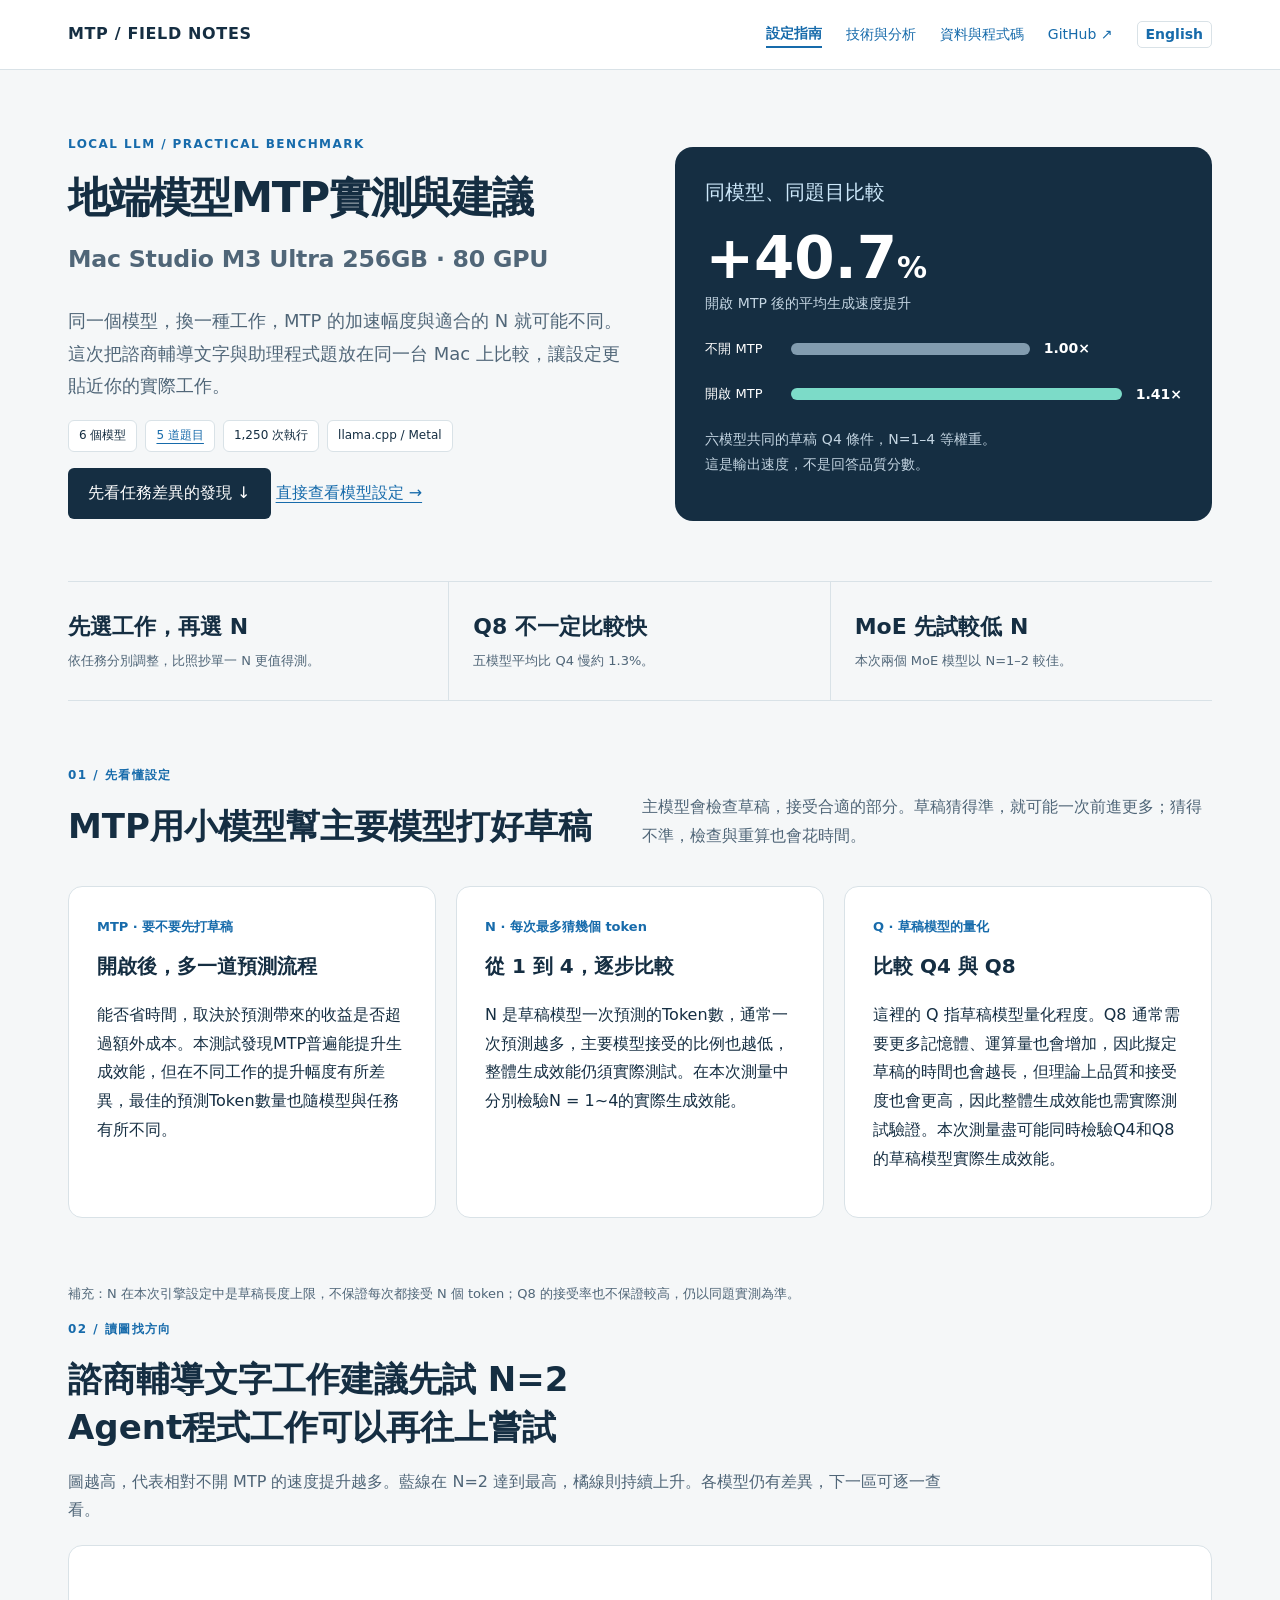
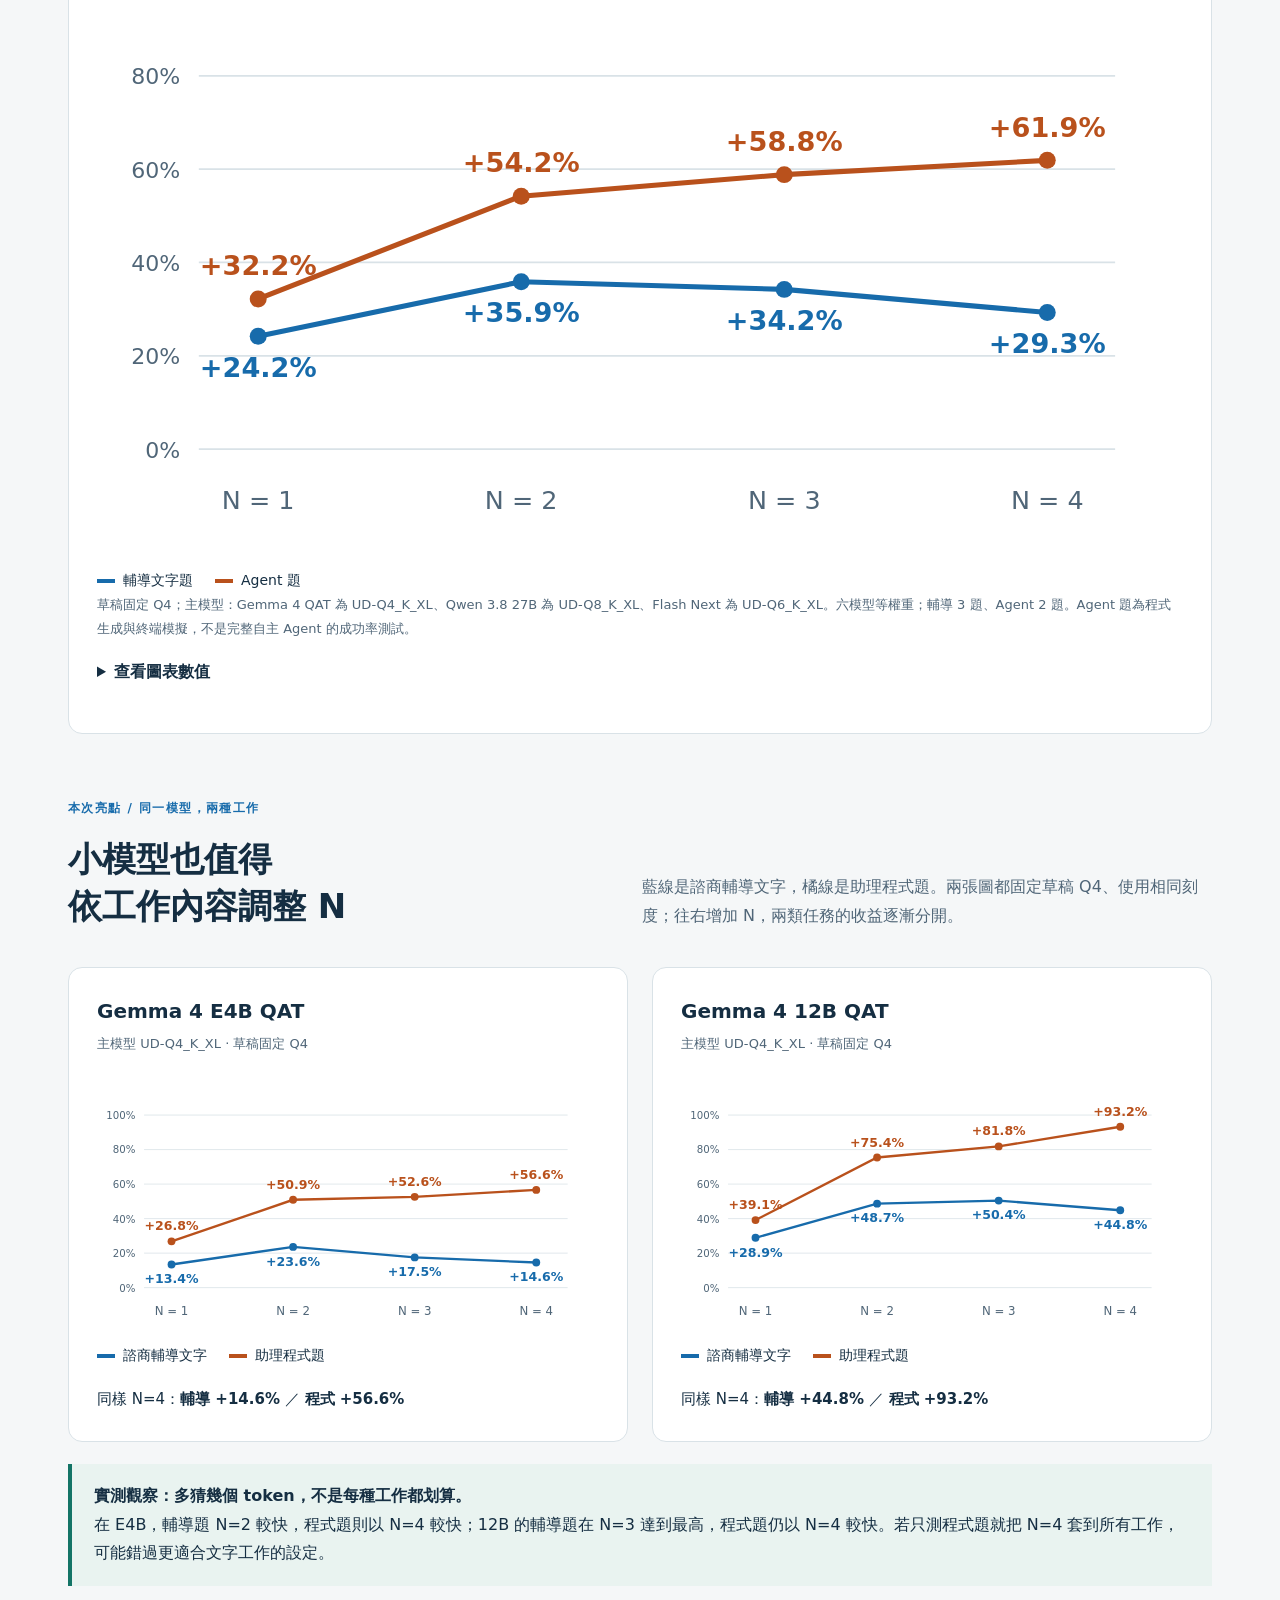
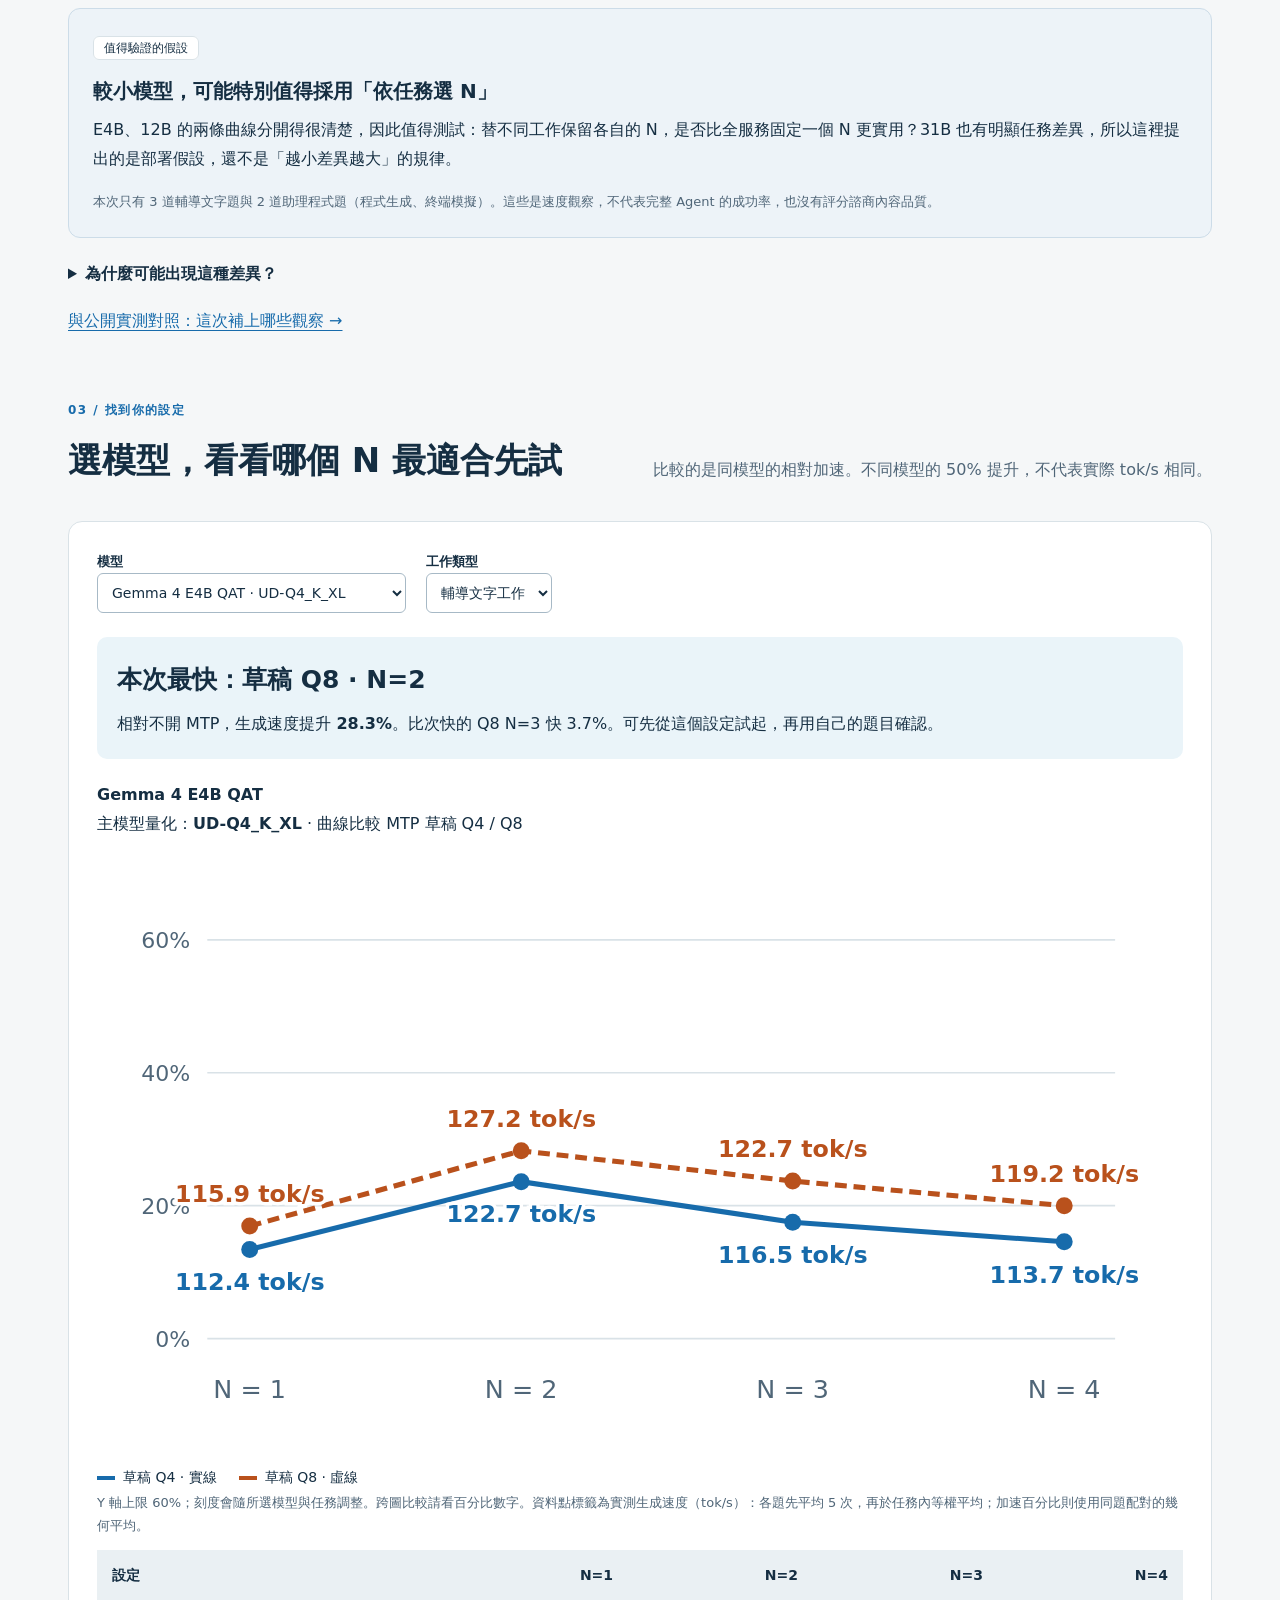
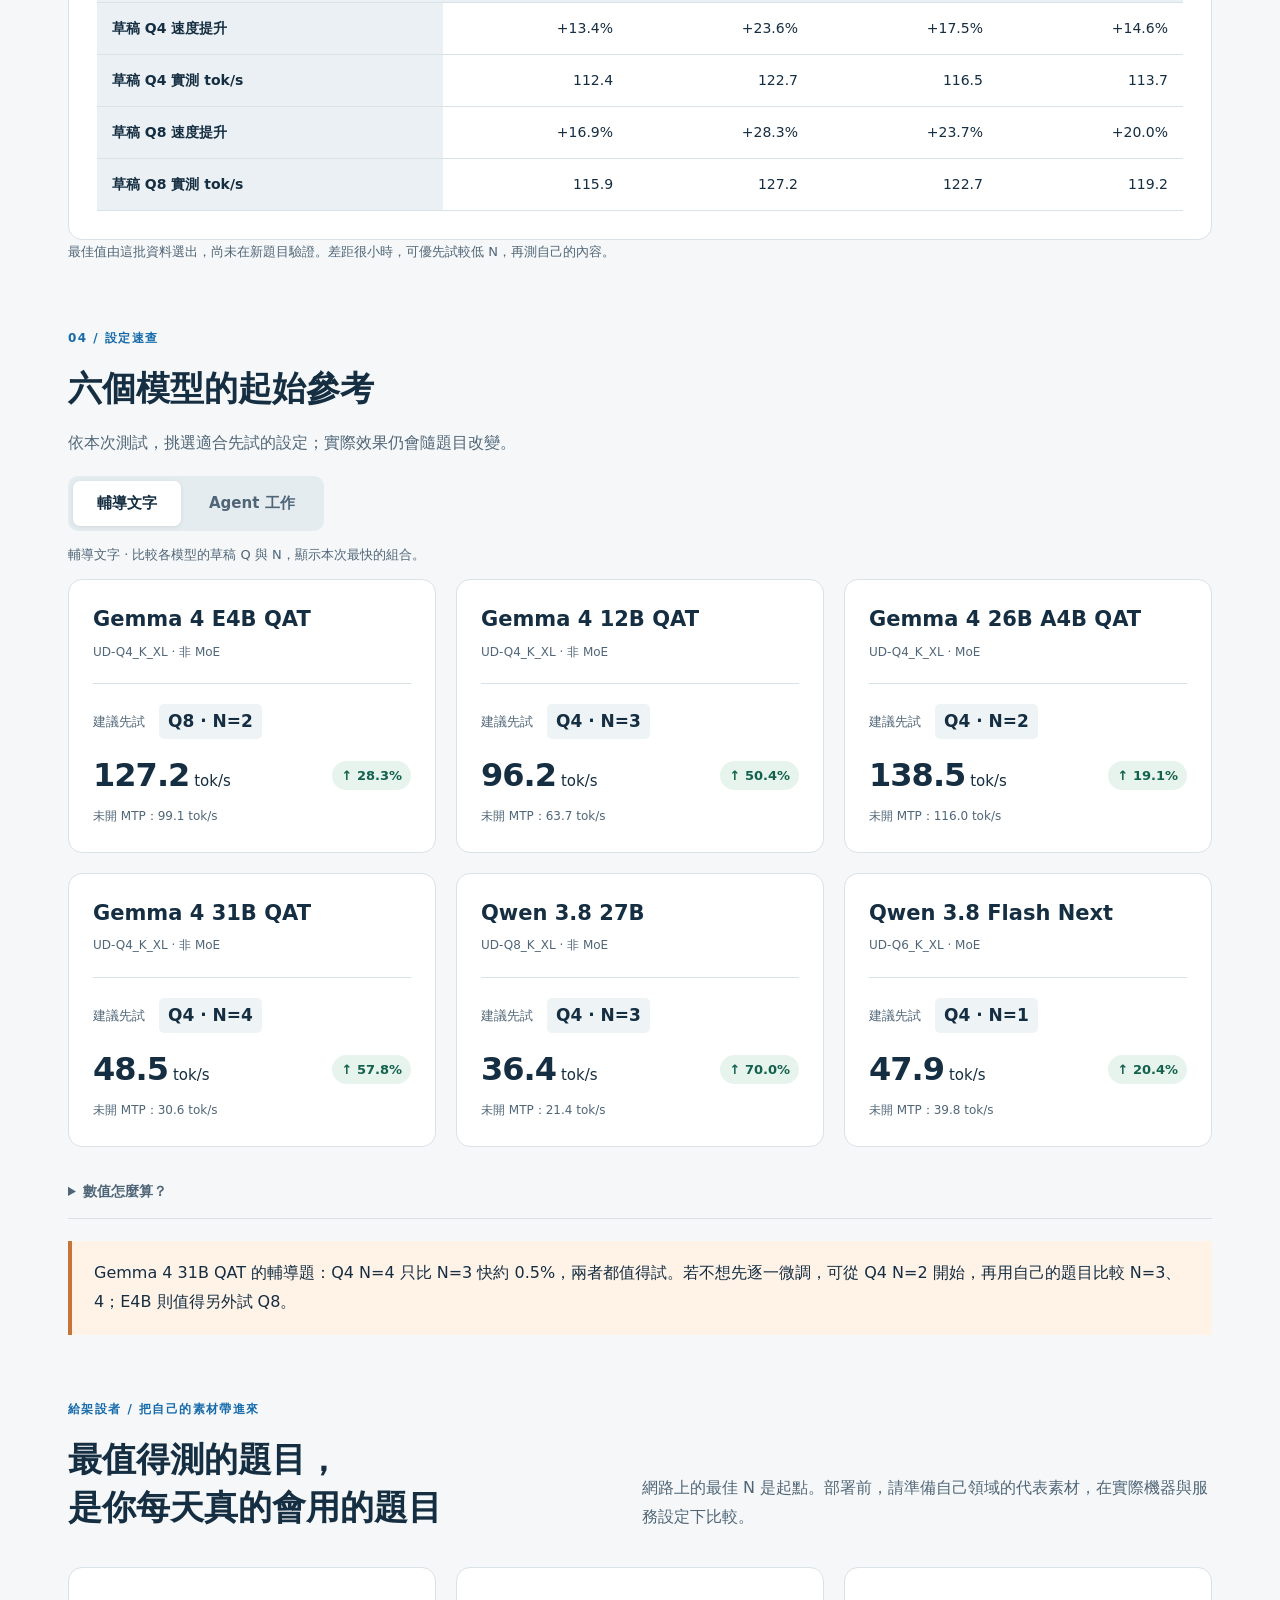
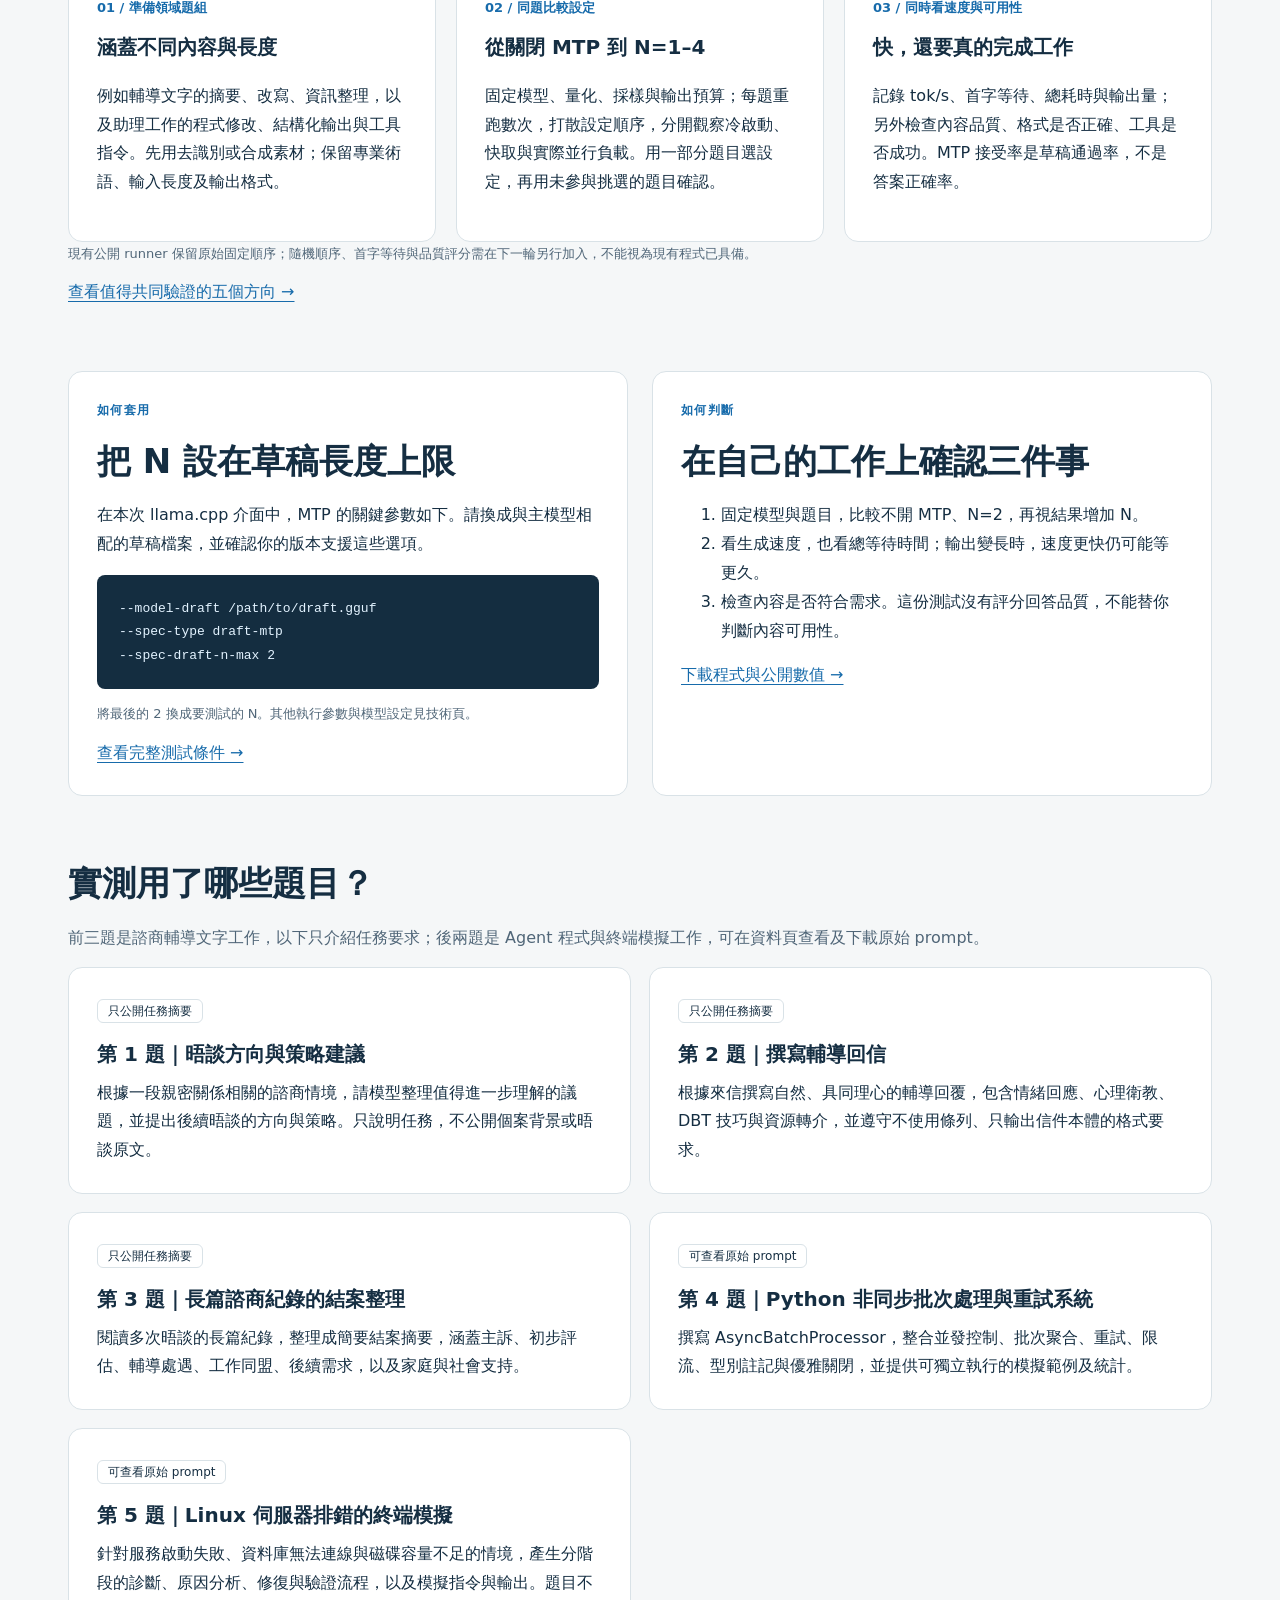
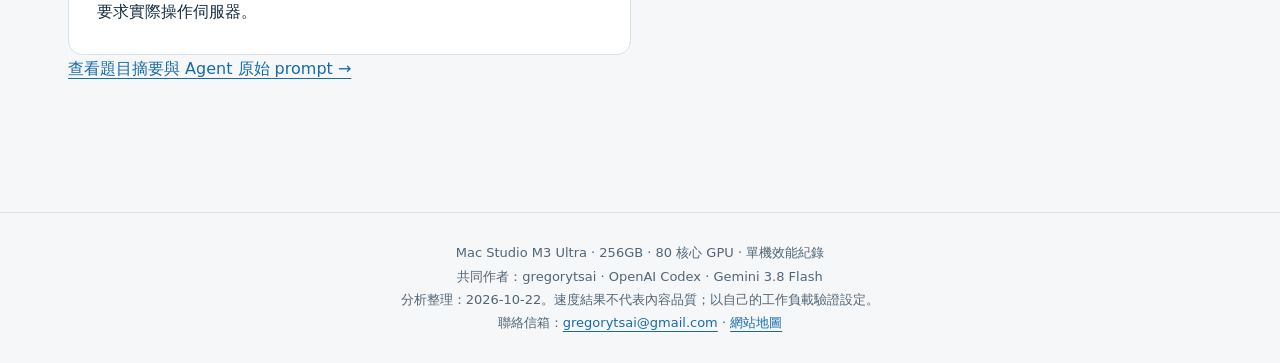
<file: index.html>
<!doctype html><html lang="zh-Hant"><head><meta charset="utf-8"><meta name="google-site-verification" content="mWQ59Rie_MkAK8-ilMG1MrZ9TO_OLtLBGmgvyCpdYcQ"><meta name="viewport" content="width=device-width, initial-scale=1"><title>地端模型MTP實測與建議｜Mac Studio M3 Ultra 256GB · 80 GPU｜Mac Studio MTP 實測</title><meta name="description" content="Mac Studio M3 Ultra 256GB · 80 核心 GPU MTP 實測：用圖表比較六個模型與 N=1–4，找出適合文字與 Agent 題目的設定。"><link rel="canonical" href="https://gregorytsai.github.io/mac-studio-m3-ultra-mtp-benchmark/"><link rel="sitemap" type="application/xml" href="sitemap.xml"><link rel="stylesheet" href="assets/style.css?v=3d9e9a990e"><link rel="alternate" hreflang="zh-Hant" href="https://gregorytsai.github.io/mac-studio-m3-ultra-mtp-benchmark/"><link rel="alternate" hreflang="en" href="https://gregorytsai.github.io/mac-studio-m3-ultra-mtp-benchmark/index-en.html"><link rel="alternate" hreflang="x-default" href="https://gregorytsai.github.io/mac-studio-m3-ultra-mtp-benchmark/"></head><body><a class="skip" href="#main">跳到主要內容</a><header><nav aria-label="主要導覽"><a class="brand" href="index.html">MTP / FIELD NOTES</a><div class="links"><a href="index.html" aria-current="page">設定指南</a><a href="analysis.html">技術與分析</a><a href="resources.html">資料與程式碼</a><a href="https://github.com/gregorytsai/mac-studio-m3-ultra-mtp-benchmark">GitHub ↗</a><a class="language-switch" href="index-en.html" lang="en" hreflang="en">English</a></div></nav></header><main id="main"><div class="hero"><div><div class="eyebrow">Local LLM / Practical benchmark</div><h1>地端模型MTP實測與建議<br><span class="hardware-subtitle">Mac Studio M3 Ultra 256GB · 80 GPU</span></h1><p class="lead">同一個模型，換一種工作，MTP 的加速幅度與適合的 N 就可能不同。這次把諮商輔導文字與助理程式題放在同一台 Mac 上比較，讓設定更貼近你的實際工作。</p><div class="tags"><span class="tag">6 個模型</span><a class="tag" href="#test-prompts">5 道題目</a><span class="tag">1,250 次執行</span><span class="tag">llama.cpp / Metal</span></div><a class="button" href="#task-findings">先看任務差異的發現 ↓</a> <a class="hero-link" href="#choose">直接查看模型設定 →</a></div><aside class="hero-figure"><h3>同模型、同題目比較</h3><div class="big">+40.7<span style="font-size:30px">%</span></div><p>開啟 MTP 後的平均生成速度提升</p><div class="meter"><span>不開 MTP</span><i style="width:50%"></i><strong>1.00×</strong></div><div class="meter accent"><span>開啟 MTP</span><i style="width:70.35%"></i><strong>1.41×</strong></div><p>六模型共同的草稿 Q4 條件，N=1–4 等權重。<br>這是輸出速度，不是回答品質分數。</p></aside></div>
<div class="keyline"><div><strong>先選工作，再選 N</strong><span class="small">依任務分別調整，比照抄單一 N 更值得測。</span></div><div><strong>Q8 不一定比較快</strong><span class="small">五模型平均比 Q4 慢約 1.3%。</span></div><div><strong>MoE 先試較低 N</strong><span class="small">本次兩個 MoE 模型以 N=1–2 較佳。</span></div></div>
<section><div class="section-head"><div><div class="eyebrow">01 / 先看懂設定</div><h2>MTP用小模型幫主要模型打好草稿</h2></div><p>主模型會檢查草稿，接受合適的部分。草稿猜得準，就可能一次前進更多；猜得不準，檢查與重算也會花時間。</p></div><div class="three"><div class="panel"><div class="step">MTP · 要不要先打草稿</div><h3>開啟後，多一道預測流程</h3><p>能否省時間，取決於預測帶來的收益是否超過額外成本。本測試發現MTP普遍能提升生成效能，但在不同工作的提升幅度有所差異，最佳的預測Token數量也隨模型與任務有所不同。</p></div><div class="panel"><div class="step">N · 每次最多猜幾個 token</div><h3>從 1 到 4，逐步比較</h3><p>N 是草稿模型一次預測的Token數，通常一次預測越多，主要模型接受的比例也越低，整體生成效能仍須實際測試。在本次測量中分別檢驗N = 1~4的實際生成效能。</p></div><div class="panel"><div class="step">Q · 草稿模型的量化</div><h3>比較 Q4 與 Q8</h3><p>這裡的 Q 指草稿模型量化程度。Q8 通常需要更多記憶體、運算量也會增加，因此擬定草稿的時間也會越長，但理論上品質和接受度也會更高，因此整體生成效能也需實際測試驗證。本次測量盡可能同時檢驗Q4和Q8的草稿模型實際生成效能。</p></div></div></section>
<p class="small">補充：N 在本次引擎設定中是草稿長度上限，不保證每次都接受 N 個 token；Q8 的接受率也不保證較高，仍以同題實測為準。</p><section class="task-overview"><div class="section-head"><div><div class="eyebrow">02 / 讀圖找方向</div><h2>諮商輔導文字工作建議先試 N=2<br>Agent程式工作可以再往上嘗試</h2></div><p>圖越高，代表相對不開 MTP 的速度提升越多。藍線在 N=2 達到最高，橘線則持續上升。各模型仍有差異，下一區可逐一查看。</p></div><div class="panel"><svg class="chart" viewBox="0 0 640 350" role="img" aria-label="N 對兩種任務的速度提升：輔導題 N2 最快，Agent 題 N4 最快"><title>N 對兩種任務的速度提升：輔導題 N2 最快，Agent 題 N4 最快</title><line x1="60" y1="280.0" x2="600" y2="280.0" stroke="#d9e2e7"/><text x="49" y="285.0" text-anchor="end" fill="#506678" font-size="13">0%</text><line x1="60" y1="225.0" x2="600" y2="225.0" stroke="#d9e2e7"/><text x="49" y="230.0" text-anchor="end" fill="#506678" font-size="13">20%</text><line x1="60" y1="170.0" x2="600" y2="170.0" stroke="#d9e2e7"/><text x="49" y="175.0" text-anchor="end" fill="#506678" font-size="13">40%</text><line x1="60" y1="115.0" x2="600" y2="115.0" stroke="#d9e2e7"/><text x="49" y="120.0" text-anchor="end" fill="#506678" font-size="13">60%</text><line x1="60" y1="60.0" x2="600" y2="60.0" stroke="#d9e2e7"/><text x="49" y="65.0" text-anchor="end" fill="#506678" font-size="13">80%</text><text x="95" y="315" text-anchor="middle" fill="#506678" font-size="15">N = 1</text><text x="250" y="315" text-anchor="middle" fill="#506678" font-size="15">N = 2</text><text x="405" y="315" text-anchor="middle" fill="#506678" font-size="15">N = 3</text><text x="560" y="315" text-anchor="middle" fill="#506678" font-size="15">N = 4</text><polyline points="95,213.43019608552544 250,181.3461354832413 405,185.86373686963196 560,199.47923442155178" fill="none" stroke="#176bab" stroke-width="3"/><circle cx="95" cy="213.43019608552544" r="5" fill="#176bab"/><text x="95" y="237.43019608552544" text-anchor="middle" fill="#176bab" font-size="16" font-weight="700">+24.2%</text><circle cx="250" cy="181.3461354832413" r="5" fill="#176bab"/><text x="250" y="205.3461354832413" text-anchor="middle" fill="#176bab" font-size="16" font-weight="700">+35.9%</text><circle cx="405" cy="185.86373686963196" r="5" fill="#176bab"/><text x="405" y="209.86373686963196" text-anchor="middle" fill="#176bab" font-size="16" font-weight="700">+34.2%</text><circle cx="560" cy="199.47923442155178" r="5" fill="#176bab"/><text x="560" y="223.47923442155178" text-anchor="middle" fill="#176bab" font-size="16" font-weight="700">+29.3%</text><polyline points="95,191.50888054503207 250,130.92419528535163 405,118.23379412002478 560,109.81890485485482" fill="none" stroke="#b9511c" stroke-width="3"/><circle cx="95" cy="191.50888054503207" r="5" fill="#b9511c"/><text x="95" y="177.50888054503207" text-anchor="middle" fill="#b9511c" font-size="16" font-weight="700">+32.2%</text><circle cx="250" cy="130.92419528535163" r="5" fill="#b9511c"/><text x="250" y="116.92419528535163" text-anchor="middle" fill="#b9511c" font-size="16" font-weight="700">+54.2%</text><circle cx="405" cy="118.23379412002478" r="5" fill="#b9511c"/><text x="405" y="104.23379412002478" text-anchor="middle" fill="#b9511c" font-size="16" font-weight="700">+58.8%</text><circle cx="560" cy="109.81890485485482" r="5" fill="#b9511c"/><text x="560" y="95.81890485485482" text-anchor="middle" fill="#b9511c" font-size="16" font-weight="700">+61.9%</text></svg><div class="legend"><span>輔導文字題</span><span>Agent 題</span></div><p class="caption">草稿固定 Q4；主模型：Gemma 4 QAT 為 UD-Q4_K_XL、Qwen 3.8 27B 為 UD-Q8_K_XL、Flash Next 為 UD-Q6_K_XL。六模型等權重；輔導 3 題、Agent 2 題。Agent 題為程式生成與終端模擬，不是完整自主 Agent 的成功率測試。</p><details><summary>查看圖表數值</summary><div class="table-wrap"><table><thead><tr><th>N</th><th>輔導文字題</th><th>Agent 題</th></tr></thead><tbody><tr><td>1</td><td>+24.2%</td><td>+32.2%</td></tr><tr><td>2</td><td>+35.9%</td><td>+54.2%</td></tr><tr><td>3</td><td>+34.2%</td><td>+58.8%</td></tr><tr><td>4</td><td>+29.3%</td><td>+61.9%</td></tr></tbody></table></div></details></div></section>
<section id="task-findings"><div class="section-head"><div><div class="eyebrow">本次亮點 / 同一模型，兩種工作</div><h2>小模型也值得<br>依工作內容調整 N</h2></div><p>藍線是諮商輔導文字，橘線是助理程式題。兩張圖都固定草稿 Q4、使用相同刻度；往右增加 N，兩類任務的收益逐漸分開。</p></div><div class="two"><article class="panel"><h3>Gemma 4 E4B QAT</h3><p class="small">主模型 UD-Q4_K_XL · 草稿固定 Q4</p><svg class="chart" viewBox="0 0 640 350" role="img" aria-label="同一模型與草稿量化下，兩類任務隨 N 改變的速度提升"><title>同一模型與草稿量化下，兩類任務隨 N 改變的速度提升</title><line x1="60" y1="280.0" x2="600" y2="280.0" stroke="#d9e2e7"/><text x="49" y="285.0" text-anchor="end" fill="#506678" font-size="13">0%</text><line x1="60" y1="236.0" x2="600" y2="236.0" stroke="#d9e2e7"/><text x="49" y="241.0" text-anchor="end" fill="#506678" font-size="13">20%</text><line x1="60" y1="192.0" x2="600" y2="192.0" stroke="#d9e2e7"/><text x="49" y="197.0" text-anchor="end" fill="#506678" font-size="13">40%</text><line x1="60" y1="148.0" x2="600" y2="148.0" stroke="#d9e2e7"/><text x="49" y="153.0" text-anchor="end" fill="#506678" font-size="13">60%</text><line x1="60" y1="104.0" x2="600" y2="104.0" stroke="#d9e2e7"/><text x="49" y="109.0" text-anchor="end" fill="#506678" font-size="13">80%</text><line x1="60" y1="60.0" x2="600" y2="60.0" stroke="#d9e2e7"/><text x="49" y="65.0" text-anchor="end" fill="#506678" font-size="13">100%</text><text x="95" y="315" text-anchor="middle" fill="#506678" font-size="15">N = 1</text><text x="250" y="315" text-anchor="middle" fill="#506678" font-size="15">N = 2</text><text x="405" y="315" text-anchor="middle" fill="#506678" font-size="15">N = 3</text><text x="560" y="315" text-anchor="middle" fill="#506678" font-size="15">N = 4</text><polyline points="95,250.490836579041 250,228.05552731731996 405,241.47329169961222 560,247.95068759258461" fill="none" stroke="#176bab" stroke-width="3"/><circle cx="95" cy="250.490836579041" r="5" fill="#176bab"/><text x="95" y="274.490836579041" text-anchor="middle" fill="#176bab" font-size="16" font-weight="700">+13.4%</text><circle cx="250" cy="228.05552731731996" r="5" fill="#176bab"/><text x="250" y="252.05552731731996" text-anchor="middle" fill="#176bab" font-size="16" font-weight="700">+23.6%</text><circle cx="405" cy="241.47329169961222" r="5" fill="#176bab"/><text x="405" y="265.4732916996122" text-anchor="middle" fill="#176bab" font-size="16" font-weight="700">+17.5%</text><circle cx="560" cy="247.95068759258461" r="5" fill="#176bab"/><text x="560" y="271.9506875925846" text-anchor="middle" fill="#176bab" font-size="16" font-weight="700">+14.6%</text><polyline points="95,220.98312896629048 250,168.00195797059786 405,164.2192278324946 560,155.38158273563707" fill="none" stroke="#b9511c" stroke-width="3"/><circle cx="95" cy="220.98312896629048" r="5" fill="#b9511c"/><text x="95" y="206.98312896629048" text-anchor="middle" fill="#b9511c" font-size="16" font-weight="700">+26.8%</text><circle cx="250" cy="168.00195797059786" r="5" fill="#b9511c"/><text x="250" y="154.00195797059786" text-anchor="middle" fill="#b9511c" font-size="16" font-weight="700">+50.9%</text><circle cx="405" cy="164.2192278324946" r="5" fill="#b9511c"/><text x="405" y="150.2192278324946" text-anchor="middle" fill="#b9511c" font-size="16" font-weight="700">+52.6%</text><circle cx="560" cy="155.38158273563707" r="5" fill="#b9511c"/><text x="560" y="141.38158273563707" text-anchor="middle" fill="#b9511c" font-size="16" font-weight="700">+56.6%</text></svg><div class="legend"><span>諮商輔導文字</span><span>助理程式題</span></div><p class="spotlight-result">同樣 N=4：<b>輔導 +14.6%</b> ／ <b>程式 +56.6%</b></p></article><article class="panel"><h3>Gemma 4 12B QAT</h3><p class="small">主模型 UD-Q4_K_XL · 草稿固定 Q4</p><svg class="chart" viewBox="0 0 640 350" role="img" aria-label="同一模型與草稿量化下，兩類任務隨 N 改變的速度提升"><title>同一模型與草稿量化下，兩類任務隨 N 改變的速度提升</title><line x1="60" y1="280.0" x2="600" y2="280.0" stroke="#d9e2e7"/><text x="49" y="285.0" text-anchor="end" fill="#506678" font-size="13">0%</text><line x1="60" y1="236.0" x2="600" y2="236.0" stroke="#d9e2e7"/><text x="49" y="241.0" text-anchor="end" fill="#506678" font-size="13">20%</text><line x1="60" y1="192.0" x2="600" y2="192.0" stroke="#d9e2e7"/><text x="49" y="197.0" text-anchor="end" fill="#506678" font-size="13">40%</text><line x1="60" y1="148.0" x2="600" y2="148.0" stroke="#d9e2e7"/><text x="49" y="153.0" text-anchor="end" fill="#506678" font-size="13">60%</text><line x1="60" y1="104.0" x2="600" y2="104.0" stroke="#d9e2e7"/><text x="49" y="109.0" text-anchor="end" fill="#506678" font-size="13">80%</text><line x1="60" y1="60.0" x2="600" y2="60.0" stroke="#d9e2e7"/><text x="49" y="65.0" text-anchor="end" fill="#506678" font-size="13">100%</text><text x="95" y="315" text-anchor="middle" fill="#506678" font-size="15">N = 1</text><text x="250" y="315" text-anchor="middle" fill="#506678" font-size="15">N = 2</text><text x="405" y="315" text-anchor="middle" fill="#506678" font-size="15">N = 3</text><text x="560" y="315" text-anchor="middle" fill="#506678" font-size="15">N = 4</text><polyline points="95,216.448998324253 250,172.92559543618663 405,169.05731489338416 560,181.36839530607045" fill="none" stroke="#176bab" stroke-width="3"/><circle cx="95" cy="216.448998324253" r="5" fill="#176bab"/><text x="95" y="240.448998324253" text-anchor="middle" fill="#176bab" font-size="16" font-weight="700">+28.9%</text><circle cx="250" cy="172.92559543618663" r="5" fill="#176bab"/><text x="250" y="196.92559543618663" text-anchor="middle" fill="#176bab" font-size="16" font-weight="700">+48.7%</text><circle cx="405" cy="169.05731489338416" r="5" fill="#176bab"/><text x="405" y="193.05731489338416" text-anchor="middle" fill="#176bab" font-size="16" font-weight="700">+50.4%</text><circle cx="560" cy="181.36839530607045" r="5" fill="#176bab"/><text x="560" y="205.36839530607045" text-anchor="middle" fill="#176bab" font-size="16" font-weight="700">+44.8%</text><polyline points="95,193.8852098591796 250,114.11399423338699 405,99.99446927983186 560,74.8736728713441" fill="none" stroke="#b9511c" stroke-width="3"/><circle cx="95" cy="193.8852098591796" r="5" fill="#b9511c"/><text x="95" y="179.8852098591796" text-anchor="middle" fill="#b9511c" font-size="16" font-weight="700">+39.1%</text><circle cx="250" cy="114.11399423338699" r="5" fill="#b9511c"/><text x="250" y="100.11399423338699" text-anchor="middle" fill="#b9511c" font-size="16" font-weight="700">+75.4%</text><circle cx="405" cy="99.99446927983186" r="5" fill="#b9511c"/><text x="405" y="85.99446927983186" text-anchor="middle" fill="#b9511c" font-size="16" font-weight="700">+81.8%</text><circle cx="560" cy="74.8736728713441" r="5" fill="#b9511c"/><text x="560" y="60.8736728713441" text-anchor="middle" fill="#b9511c" font-size="16" font-weight="700">+93.2%</text></svg><div class="legend"><span>諮商輔導文字</span><span>助理程式題</span></div><p class="spotlight-result">同樣 N=4：<b>輔導 +44.8%</b> ／ <b>程式 +93.2%</b></p></article></div><div class="callout"><strong>實測觀察：多猜幾個 token，不是每種工作都划算。</strong><p>在 E4B，輔導題 N=2 較快，程式題則以 N=4 較快；12B 的輔導題在 N=3 達到最高，程式題仍以 N=4 較快。若只測程式題就把 N=4 套到所有工作，可能錯過更適合文字工作的設定。</p></div><div class="hypothesis"><span class="tag">值得驗證的假設</span><h3>較小模型，可能特別值得採用「依任務選 N」</h3><p>E4B、12B 的兩條曲線分開得很清楚，因此值得測試：替不同工作保留各自的 N，是否比全服務固定一個 N 更實用？31B 也有明顯任務差異，所以這裡提出的是部署假設，還不是「越小差異越大」的規律。</p><p class="small">本次只有 3 道輔導文字題與 2 道助理程式題（程式生成、終端模擬）。這些是速度觀察，不代表完整 Agent 的成功率，也沒有評分諮商內容品質。</p></div><details><summary>為什麼可能出現這種差異？</summary><p>一個合理解釋是，程式中的固定格式、重複名稱與括號較容易被草稿猜中，較長的草稿因而可能更划算；文字工作則有不同的表達選擇。但題目長度、採樣、量化與引擎成本也會影響結果，本測試尚未把它們分開驗證。<a href="https://registry.ollama.com/blog/faster-gemma-4-mlx-mtp">Ollama 的 MTP 實測與機制說明</a>也提出程式可預測性與動態草稿長度的關係。</p></details><p><a href="analysis.html#related-work">與公開實測對照：這次補上哪些觀察 →</a></p></section>
<section id="choose"><div class="section-head"><div><div class="eyebrow">03 / 找到你的設定</div><h2>選模型，看看哪個 N 最適合先試</h2></div><p>比較的是同模型的相對加速。不同模型的 50% 提升，不代表實際 tok/s 相同。</p></div><div class="panel"><div class="controls"><div><label for="model">模型</label><select id="model"><option value="0">Gemma 4 E4B QAT · UD-Q4_K_XL</option><option value="1">Gemma 4 12B QAT · UD-Q4_K_XL</option><option value="2">Gemma 4 26B A4B QAT · UD-Q4_K_XL</option><option value="3">Gemma 4 31B QAT · UD-Q4_K_XL</option><option value="4">Qwen 3.8 27B · UD-Q8_K_XL</option><option value="5">Qwen 3.8 Flash Next · UD-Q6_K_XL</option></select></div><div><label for="task">工作類型</label><select id="task"><option value="counseling">輔導文字工作</option><option value="agent">Agent 題</option></select></div></div><div id="recommend" class="recommend" aria-live="polite"></div><div id="model-chart"></div><div id="model-table"></div><noscript><p>互動圖表需要 JavaScript。下方的設定速查表仍可直接閱讀。</p></noscript></div><p class="caption">最佳值由這批資料選出，尚未在新題目驗證。差距很小時，可優先試較低 N，再測自己的內容。</p></section>
<section id="quick-reference"><div class="eyebrow">04 / 設定速查</div><h2>六個模型的起始參考</h2><p class="reference-intro">依本次測試，挑選適合先試的設定；實際效果仍會隨題目改變。</p><div class="task-switch" role="group" aria-label="速查卡片的工作類型" hidden><button type="button" data-card-choice="counseling" aria-pressed="true">輔導文字</button><button type="button" data-card-choice="agent" aria-pressed="false">Agent 工作</button></div><p id="card-task-status" class="small" aria-live="polite">比較各模型的草稿 Q 與 N，顯示本次最快的組合。</p><div class="three reference-grid"><article class="model-card"><h3>Gemma 4 E4B QAT</h3><p class="model-spec">UD-Q4_K_XL · 非 MoE</p><div class="task-result" data-card-task="counseling"><p class="card-task-name">輔導文字</p><div class="setting"><span>建議先試</span><b>Q8 · N=2</b></div><div class="speed-line"><strong>127.2<small> tok/s</small></strong><span class="gain-badge" aria-label="生成速度提升 28.3%">↑ 28.3%</span></div><p class="baseline">未開 MTP：99.1 tok/s</p></div><div class="task-result" data-card-task="agent"><p class="card-task-name">Agent 題</p><div class="setting"><span>建議先試</span><b>Q8 · N=4</b></div><div class="speed-line"><strong>160.4<small> tok/s</small></strong><span class="gain-badge" aria-label="生成速度提升 58.7%">↑ 58.7%</span></div><p class="baseline">未開 MTP：100.5 tok/s</p></div></article><article class="model-card"><h3>Gemma 4 12B QAT</h3><p class="model-spec">UD-Q4_K_XL · 非 MoE</p><div class="task-result" data-card-task="counseling"><p class="card-task-name">輔導文字</p><div class="setting"><span>建議先試</span><b>Q4 · N=3</b></div><div class="speed-line"><strong>96.2<small> tok/s</small></strong><span class="gain-badge" aria-label="生成速度提升 50.4%">↑ 50.4%</span></div><p class="baseline">未開 MTP：63.7 tok/s</p></div><div class="task-result" data-card-task="agent"><p class="card-task-name">Agent 題</p><div class="setting"><span>建議先試</span><b>Q4 · N=4</b></div><div class="speed-line"><strong>125.6<small> tok/s</small></strong><span class="gain-badge" aria-label="生成速度提升 93.2%">↑ 93.2%</span></div><p class="baseline">未開 MTP：64.9 tok/s</p></div></article><article class="model-card"><h3>Gemma 4 26B A4B QAT</h3><p class="model-spec">UD-Q4_K_XL · MoE</p><div class="task-result" data-card-task="counseling"><p class="card-task-name">輔導文字</p><div class="setting"><span>建議先試</span><b>Q4 · N=2</b></div><div class="speed-line"><strong>138.5<small> tok/s</small></strong><span class="gain-badge" aria-label="生成速度提升 19.1%">↑ 19.1%</span></div><p class="baseline">未開 MTP：116.0 tok/s</p></div><div class="task-result" data-card-task="agent"><p class="card-task-name">Agent 題</p><div class="setting"><span>建議先試</span><b>Q4 · N=2</b></div><div class="speed-line"><strong>165.0<small> tok/s</small></strong><span class="gain-badge" aria-label="生成速度提升 39.5%">↑ 39.5%</span></div><p class="baseline">未開 MTP：118.2 tok/s</p></div></article><article class="model-card"><h3>Gemma 4 31B QAT</h3><p class="model-spec">UD-Q4_K_XL · 非 MoE</p><div class="task-result" data-card-task="counseling"><p class="card-task-name">輔導文字</p><div class="setting"><span>建議先試</span><b>Q4 · N=4</b></div><div class="speed-line"><strong>48.5<small> tok/s</small></strong><span class="gain-badge" aria-label="生成速度提升 57.8%">↑ 57.8%</span></div><p class="baseline">未開 MTP：30.6 tok/s</p></div><div class="task-result" data-card-task="agent"><p class="card-task-name">Agent 題</p><div class="setting"><span>建議先試</span><b>Q4 · N=4</b></div><div class="speed-line"><strong>64.3<small> tok/s</small></strong><span class="gain-badge" aria-label="生成速度提升 104.9%">↑ 104.9%</span></div><p class="baseline">未開 MTP：31.3 tok/s</p></div></article><article class="model-card"><h3>Qwen 3.8 27B</h3><p class="model-spec">UD-Q8_K_XL · 非 MoE</p><div class="task-result" data-card-task="counseling"><p class="card-task-name">輔導文字</p><div class="setting"><span>建議先試</span><b>Q4 · N=3</b></div><div class="speed-line"><strong>36.4<small> tok/s</small></strong><span class="gain-badge" aria-label="生成速度提升 70.0%">↑ 70.0%</span></div><p class="baseline">未開 MTP：21.4 tok/s</p></div><div class="task-result" data-card-task="agent"><p class="card-task-name">Agent 題</p><div class="setting"><span>建議先試</span><b>Q4 · N=4</b></div><div class="speed-line"><strong>41.2<small> tok/s</small></strong><span class="gain-badge" aria-label="生成速度提升 91.1%">↑ 91.1%</span></div><p class="baseline">未開 MTP：21.5 tok/s</p></div></article><article class="model-card"><h3>Qwen 3.8 Flash Next</h3><p class="model-spec">UD-Q6_K_XL · MoE</p><div class="task-result" data-card-task="counseling"><p class="card-task-name">輔導文字</p><div class="setting"><span>建議先試</span><b>Q4 · N=1</b></div><div class="speed-line"><strong>47.9<small> tok/s</small></strong><span class="gain-badge" aria-label="生成速度提升 20.4%">↑ 20.4%</span></div><p class="baseline">未開 MTP：39.8 tok/s</p></div><div class="task-result" data-card-task="agent"><p class="card-task-name">Agent 題</p><div class="setting"><span>建議先試</span><b>Q4 · N=2</b></div><div class="speed-line"><strong>49.3<small> tok/s</small></strong><span class="gain-badge" aria-label="生成速度提升 23.4%">↑ 23.4%</span></div><p class="baseline">未開 MTP：40.0 tok/s</p></div></article></div><details class="calculation-details"><summary>數值怎麼算？</summary><p>卡片同時比較可用的草稿 Q 與 N；Qwen 3.8 27B 只有 Q4 資料。顯示的是本次最快觀察值，不是所有情境的固定答案。</p><p>tok/s 為任務內各題的平均生成速度，不含輸入處理（prefill）；提升百分比則先在同題內比較後取幾何平均，因此不一定等於卡片上兩個速度直接相除。Agent 工作使用程式生成與終端模擬題，並非完整自主 Agent 的成功率測試。</p></details><div class="note">Gemma 4 31B QAT 的輔導題：Q4 N=4 只比 N=3 快約 0.5%，兩者都值得試。若不想先逐一微調，可從 Q4 N=2 開始，再用自己的題目比較 N=3、4；E4B 則值得另外試 Q8。</div></section>
<section id="test-your-domain"><div class="section-head"><div><div class="eyebrow">給架設者 / 把自己的素材帶進來</div><h2>最值得測的題目，<br>是你每天真的會用的題目</h2></div><p>網路上的最佳 N 是起點。部署前，請準備自己領域的代表素材，在實際機器與服務設定下比較。</p></div><div class="three"><article class="panel"><div class="step">01 / 準備領域題組</div><h3>涵蓋不同內容與長度</h3><p>例如輔導文字的摘要、改寫、資訊整理，以及助理工作的程式修改、結構化輸出與工具指令。先用去識別或合成素材；保留專業術語、輸入長度及輸出格式。</p></article><article class="panel"><div class="step">02 / 同題比較設定</div><h3>從關閉 MTP 到 N=1–4</h3><p>固定模型、量化、採樣與輸出預算；每題重跑數次，打散設定順序，分開觀察冷啟動、快取與實際並行負載。用一部分題目選設定，再用未參與挑選的題目確認。</p></article><article class="panel"><div class="step">03 / 同時看速度與可用性</div><h3>快，還要真的完成工作</h3><p>記錄 tok/s、首字等待、總耗時與輸出量；另外檢查內容品質、格式是否正確、工具是否成功。MTP 接受率是草稿通過率，不是答案正確率。</p></article></div><p class="caption">現有公開 runner 保留原始固定順序；隨機順序、首字等待與品質評分需在下一輪另行加入，不能視為現有程式已具備。</p><a href="analysis.html#next-tests">查看值得共同驗證的五個方向 →</a></section>
<section class="two"><div class="panel"><div class="eyebrow">如何套用</div><h2>把 N 設在草稿長度上限</h2><p>在本次 llama.cpp 介面中，MTP 的關鍵參數如下。請換成與主模型相配的草稿檔案，並確認你的版本支援這些選項。</p><pre><code>--model-draft /path/to/draft.gguf
--spec-type draft-mtp
--spec-draft-n-max 2</code></pre><p class="small">將最後的 2 換成要測試的 N。其他執行參數與模型設定見技術頁。</p><a href="analysis.html#environment">查看完整測試條件 →</a></div><div class="panel"><div class="eyebrow">如何判斷</div><h2>在自己的工作上確認三件事</h2><ol><li>固定模型與題目，比較不開 MTP、N=2，再視結果增加 N。</li><li>看生成速度，也看總等待時間；輸出變長時，速度更快仍可能等更久。</li><li>檢查內容是否符合需求。這份測試沒有評分回答品質，不能替你判斷內容可用性。</li></ol><a href="resources.html">下載程式與公開數值 →</a></div></section><section id="test-prompts"><h2>實測用了哪些題目？</h2><p class="reference-intro">前三題是諮商輔導文字工作，以下只介紹任務要求；後兩題是 Agent 程式與終端模擬工作，可在資料頁查看及下載原始 prompt。</p><div class="prompt-grid"><article class="panel"><span class="tag">只公開任務摘要</span><h3>第 1 題｜晤談方向與策略建議</h3><p>根據一段親密關係相關的諮商情境，請模型整理值得進一步理解的議題，並提出後續晤談的方向與策略。只說明任務，不公開個案背景或晤談原文。</p></article><article class="panel"><span class="tag">只公開任務摘要</span><h3>第 2 題｜撰寫輔導回信</h3><p>根據來信撰寫自然、具同理心的輔導回覆，包含情緒回應、心理衛教、DBT 技巧與資源轉介，並遵守不使用條列、只輸出信件本體的格式要求。</p></article><article class="panel"><span class="tag">只公開任務摘要</span><h3>第 3 題｜長篇諮商紀錄的結案整理</h3><p>閱讀多次晤談的長篇紀錄，整理成簡要結案摘要，涵蓋主訴、初步評估、輔導處遇、工作同盟、後續需求，以及家庭與社會支持。</p></article><article class="panel"><span class="tag">可查看原始 prompt</span><h3>第 4 題｜Python 非同步批次處理與重試系統</h3><p>撰寫 AsyncBatchProcessor，整合並發控制、批次聚合、重試、限流、型別註記與優雅關閉，並提供可獨立執行的模擬範例及統計。</p></article><article class="panel"><span class="tag">可查看原始 prompt</span><h3>第 5 題｜Linux 伺服器排錯的終端模擬</h3><p>針對服務啟動失敗、資料庫無法連線與磁碟容量不足的情境，產生分階段的診斷、原因分析、修復與驗證流程，以及模擬指令與輸出。題目不要求實際操作伺服器。</p></article></div><a href="resources.html#test-prompts">查看題目摘要與 Agent 原始 prompt →</a></section></main><footer>Mac Studio M3 Ultra · 256GB · 80 核心 GPU · 單機效能紀錄<br>共同作者：gregorytsai · OpenAI Codex · Gemini 3.8 Flash<br>分析整理：2026-10-22。速度結果不代表內容品質；以自己的工作負載驗證設定。<br>聯絡信箱：<a href="mailto:gregorytsai@gmail.com">gregorytsai@gmail.com</a> · <a href="sitemap.xml">網站地圖</a></footer><script src="assets/chart-data.js?v=785a38ec07"></script><script src="assets/explore.js?v=54dd68bf6f"></script></body></html>
</file>
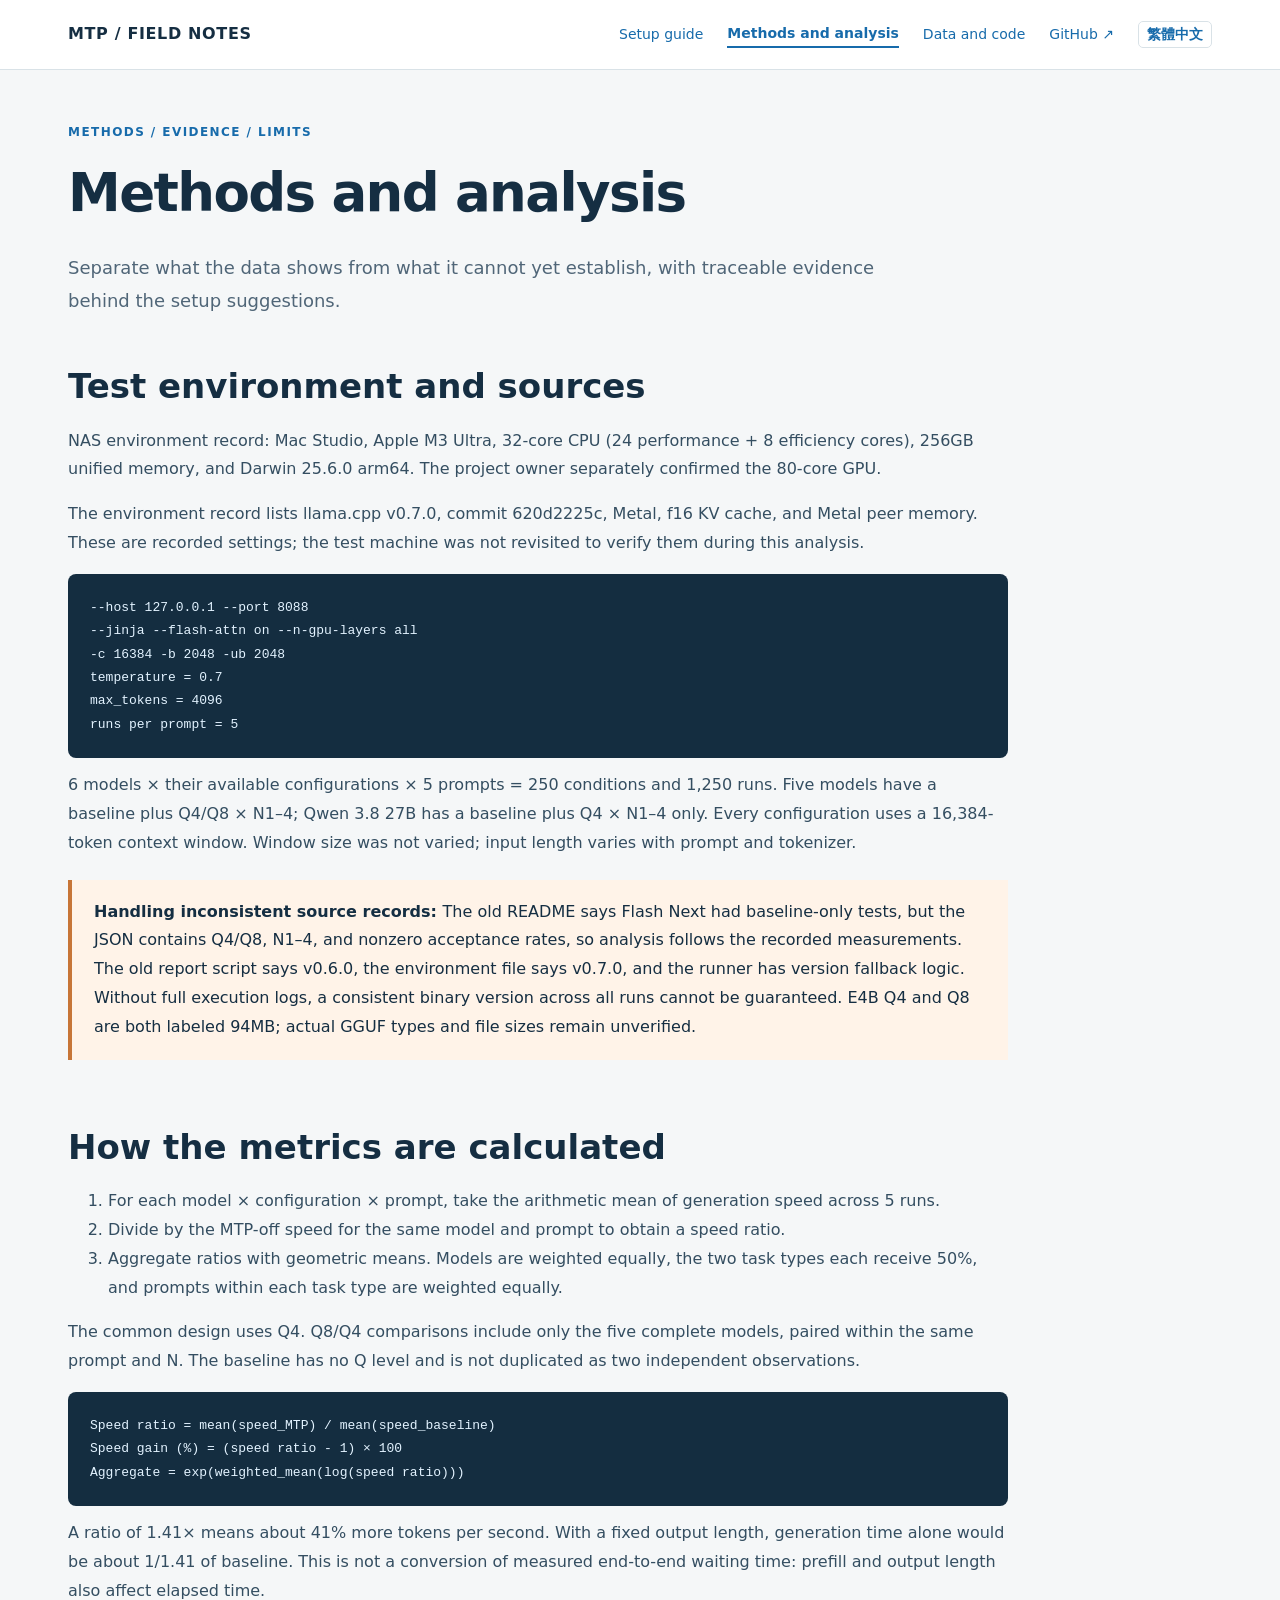
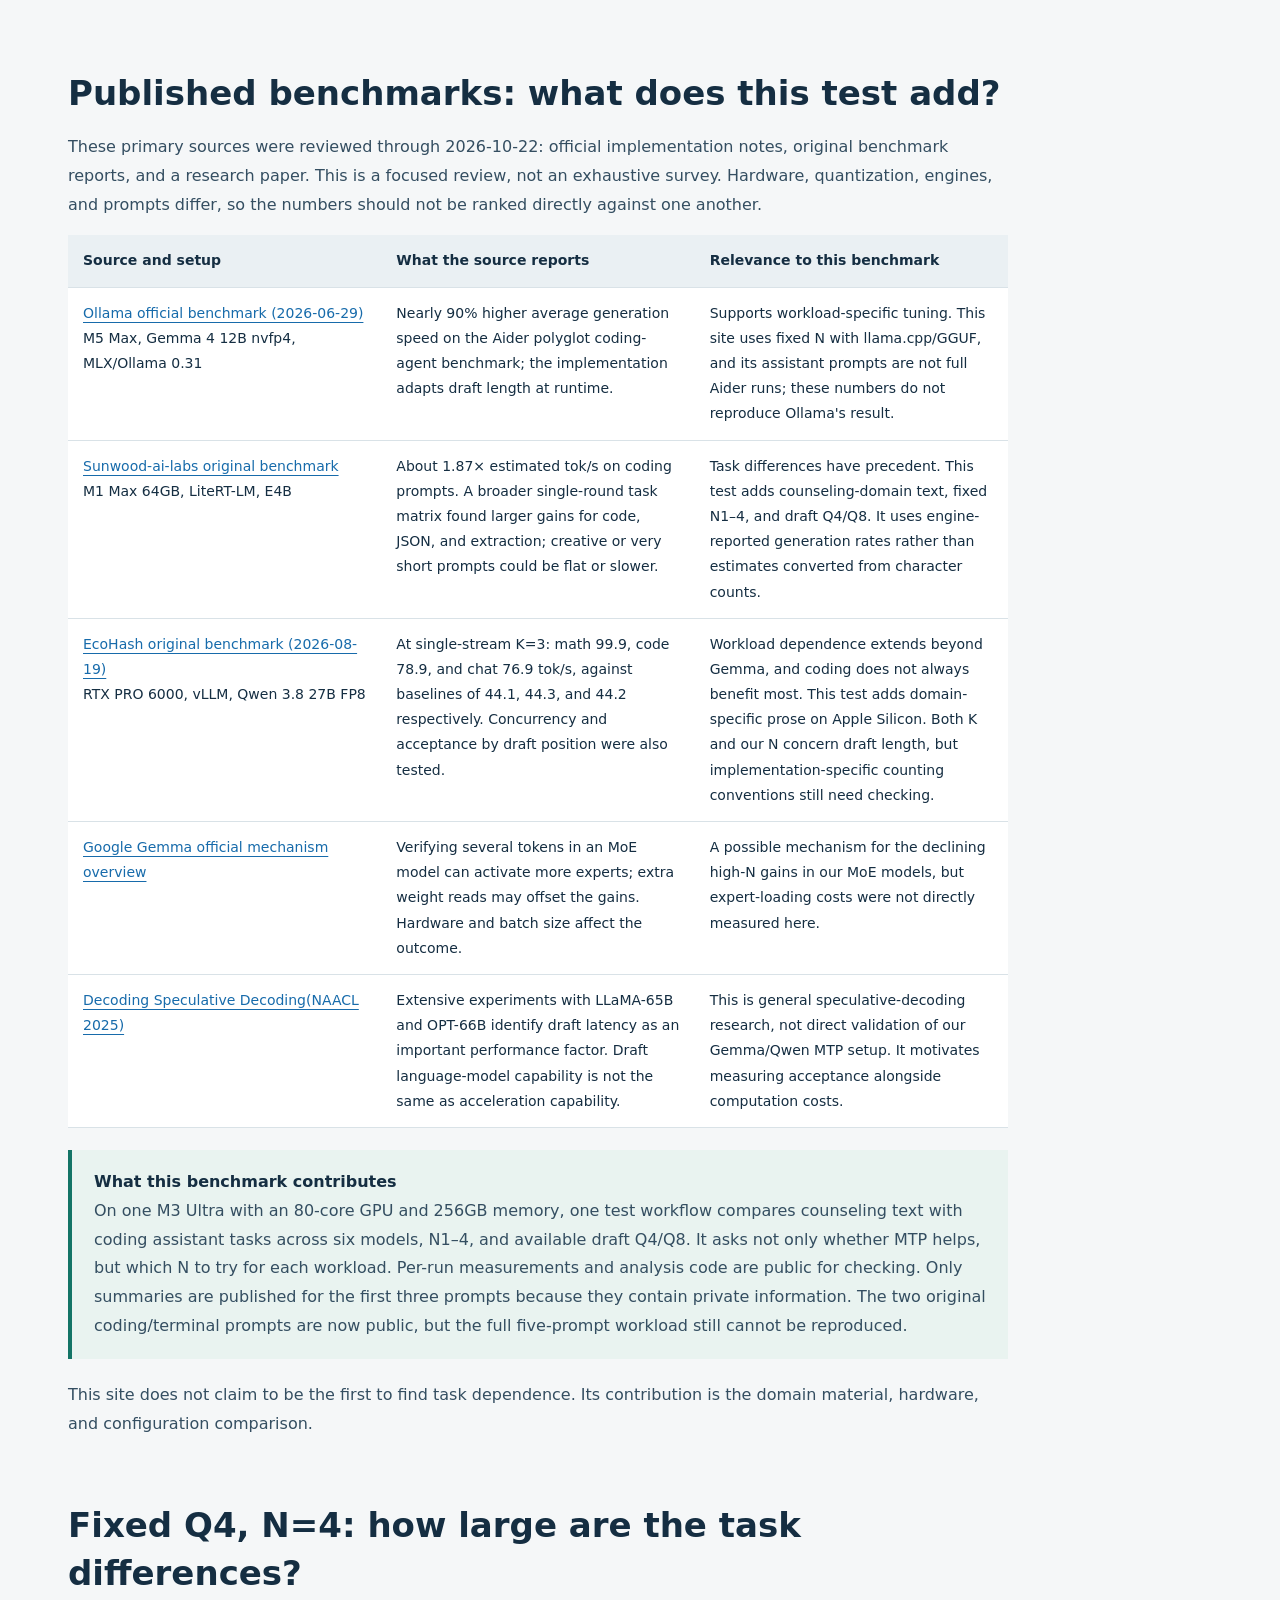
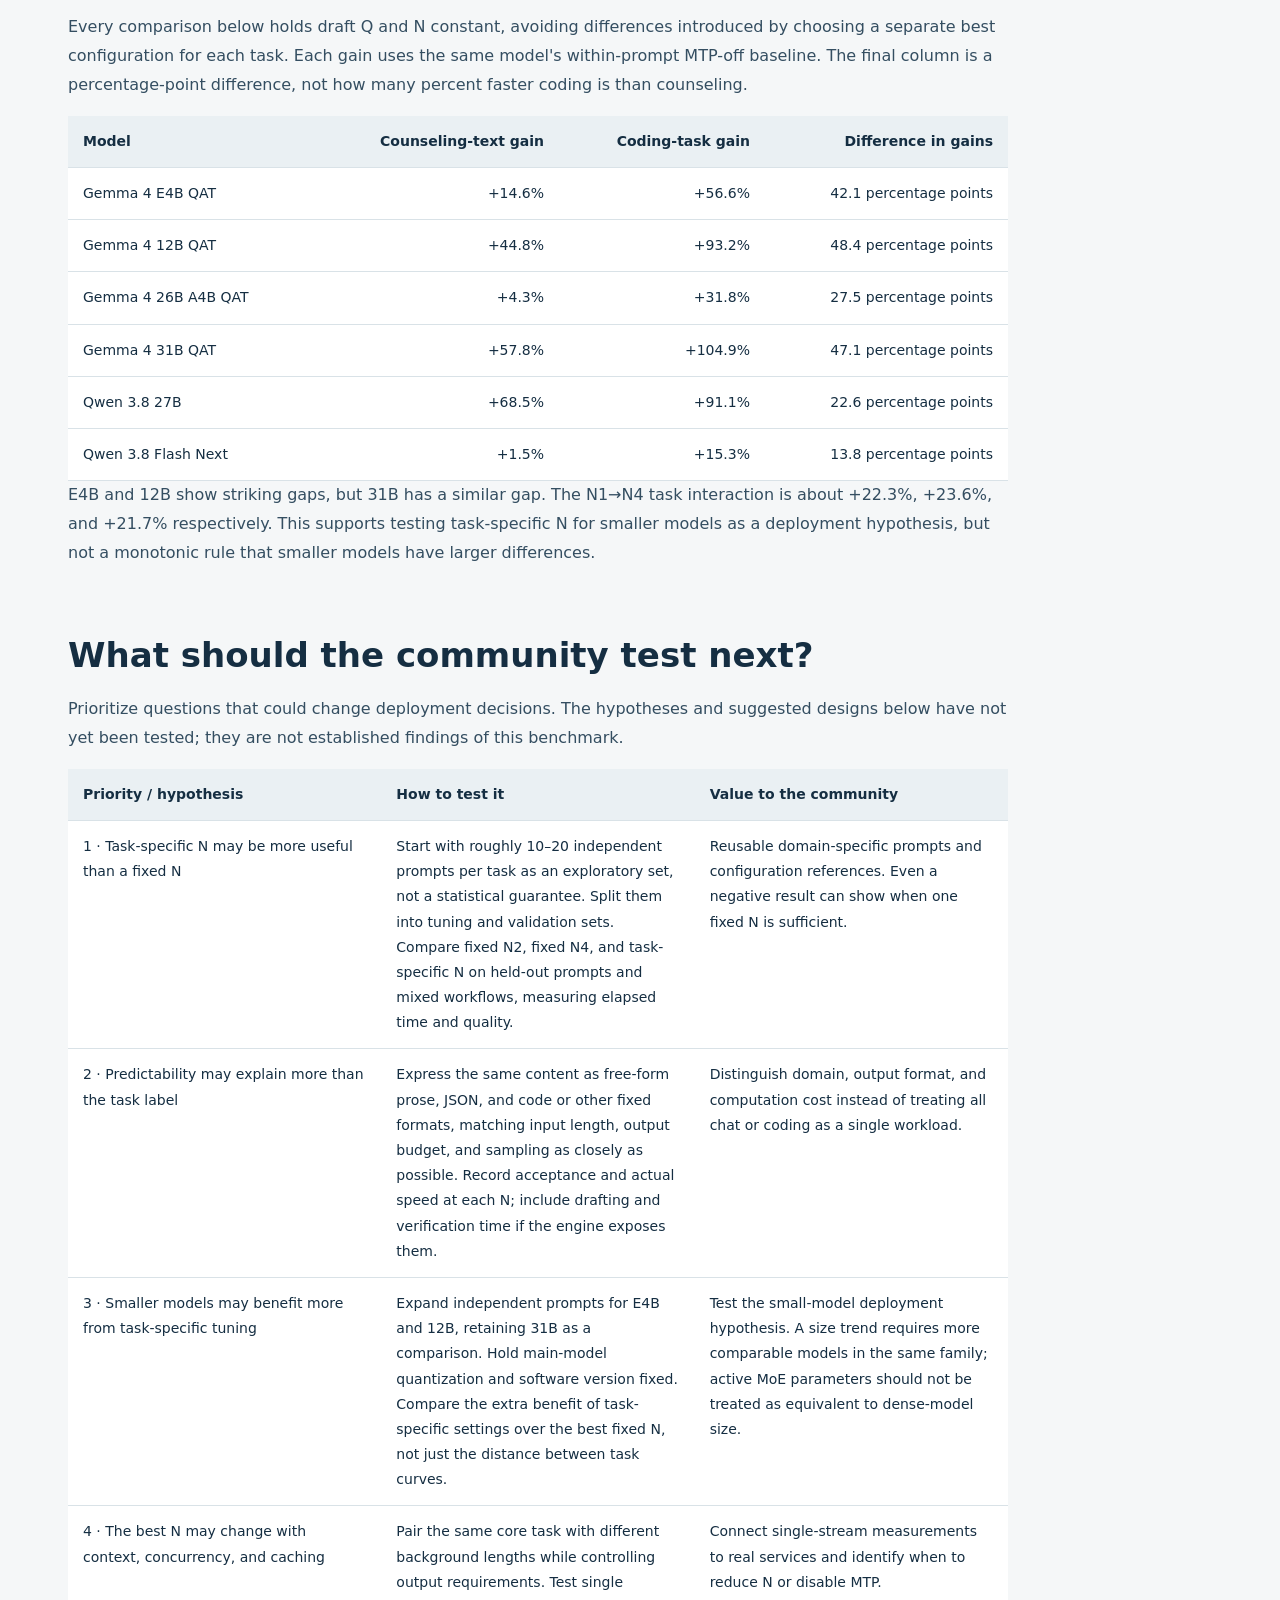
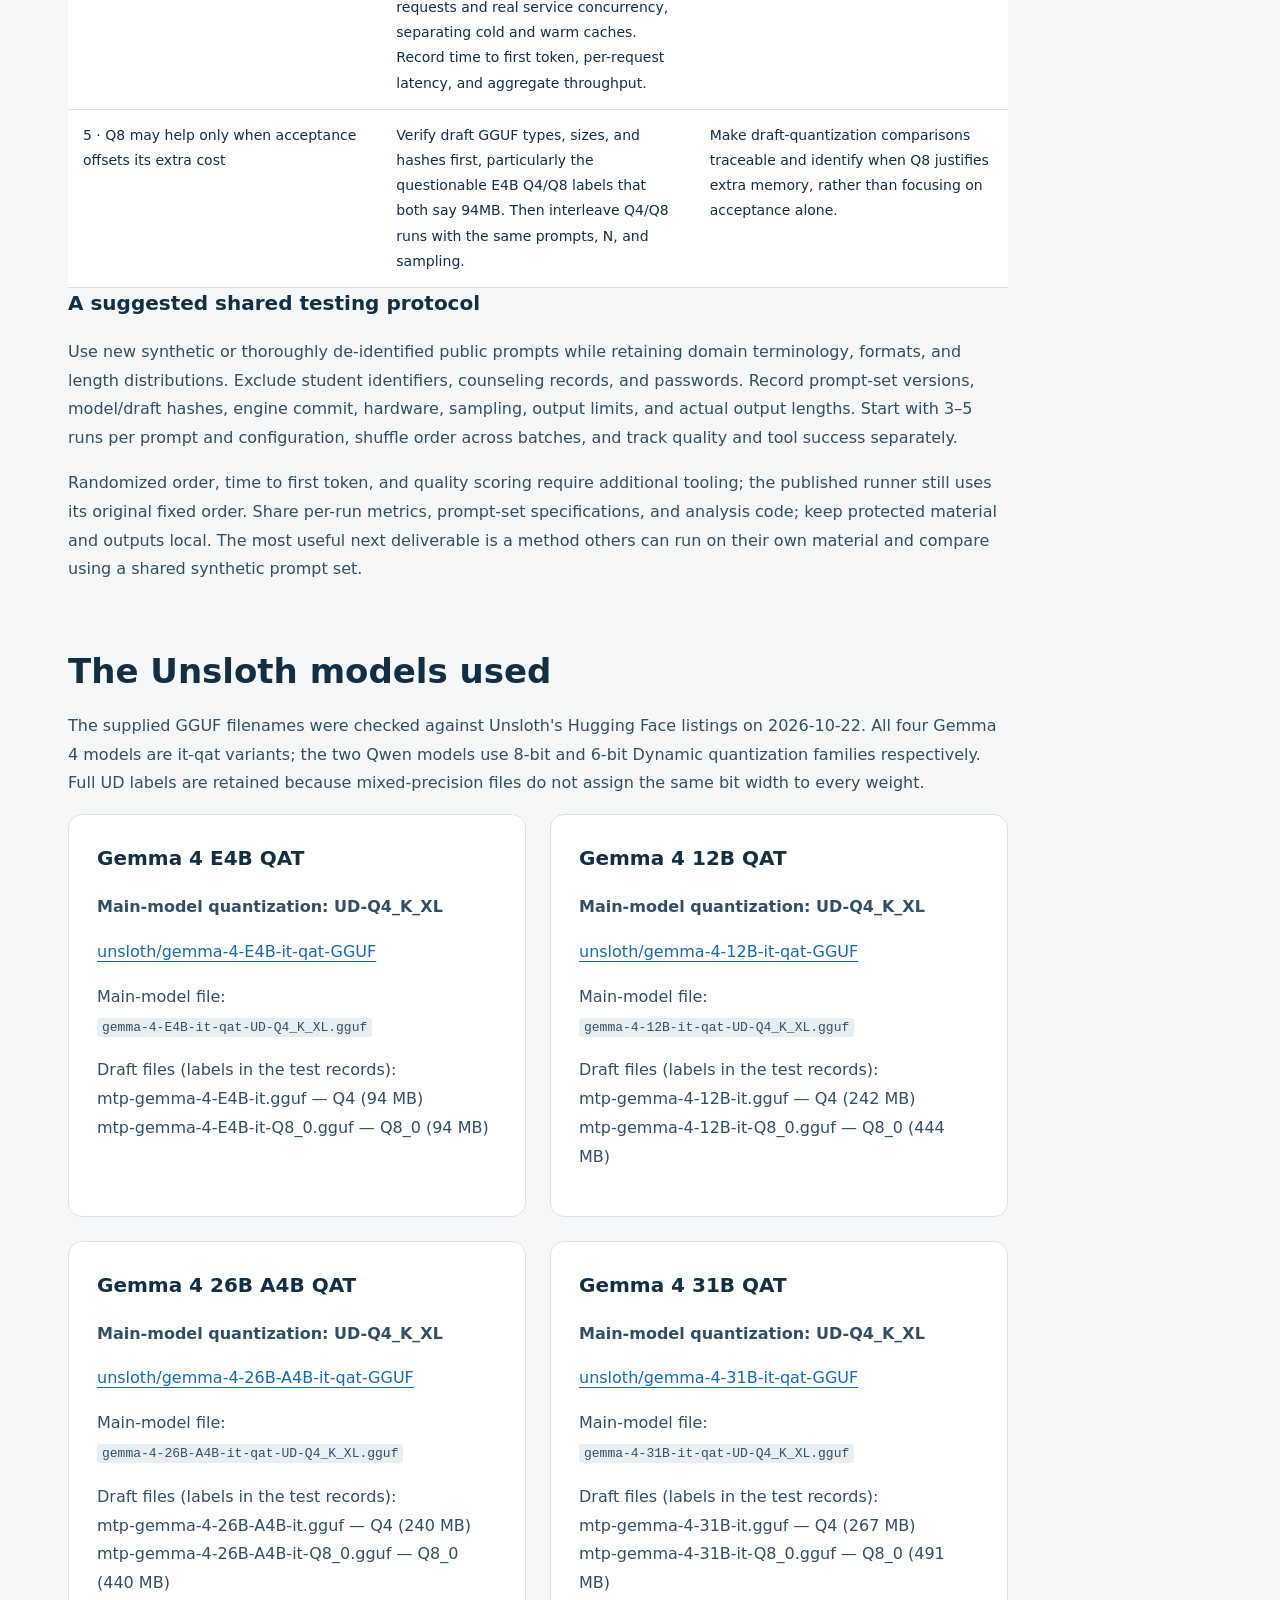
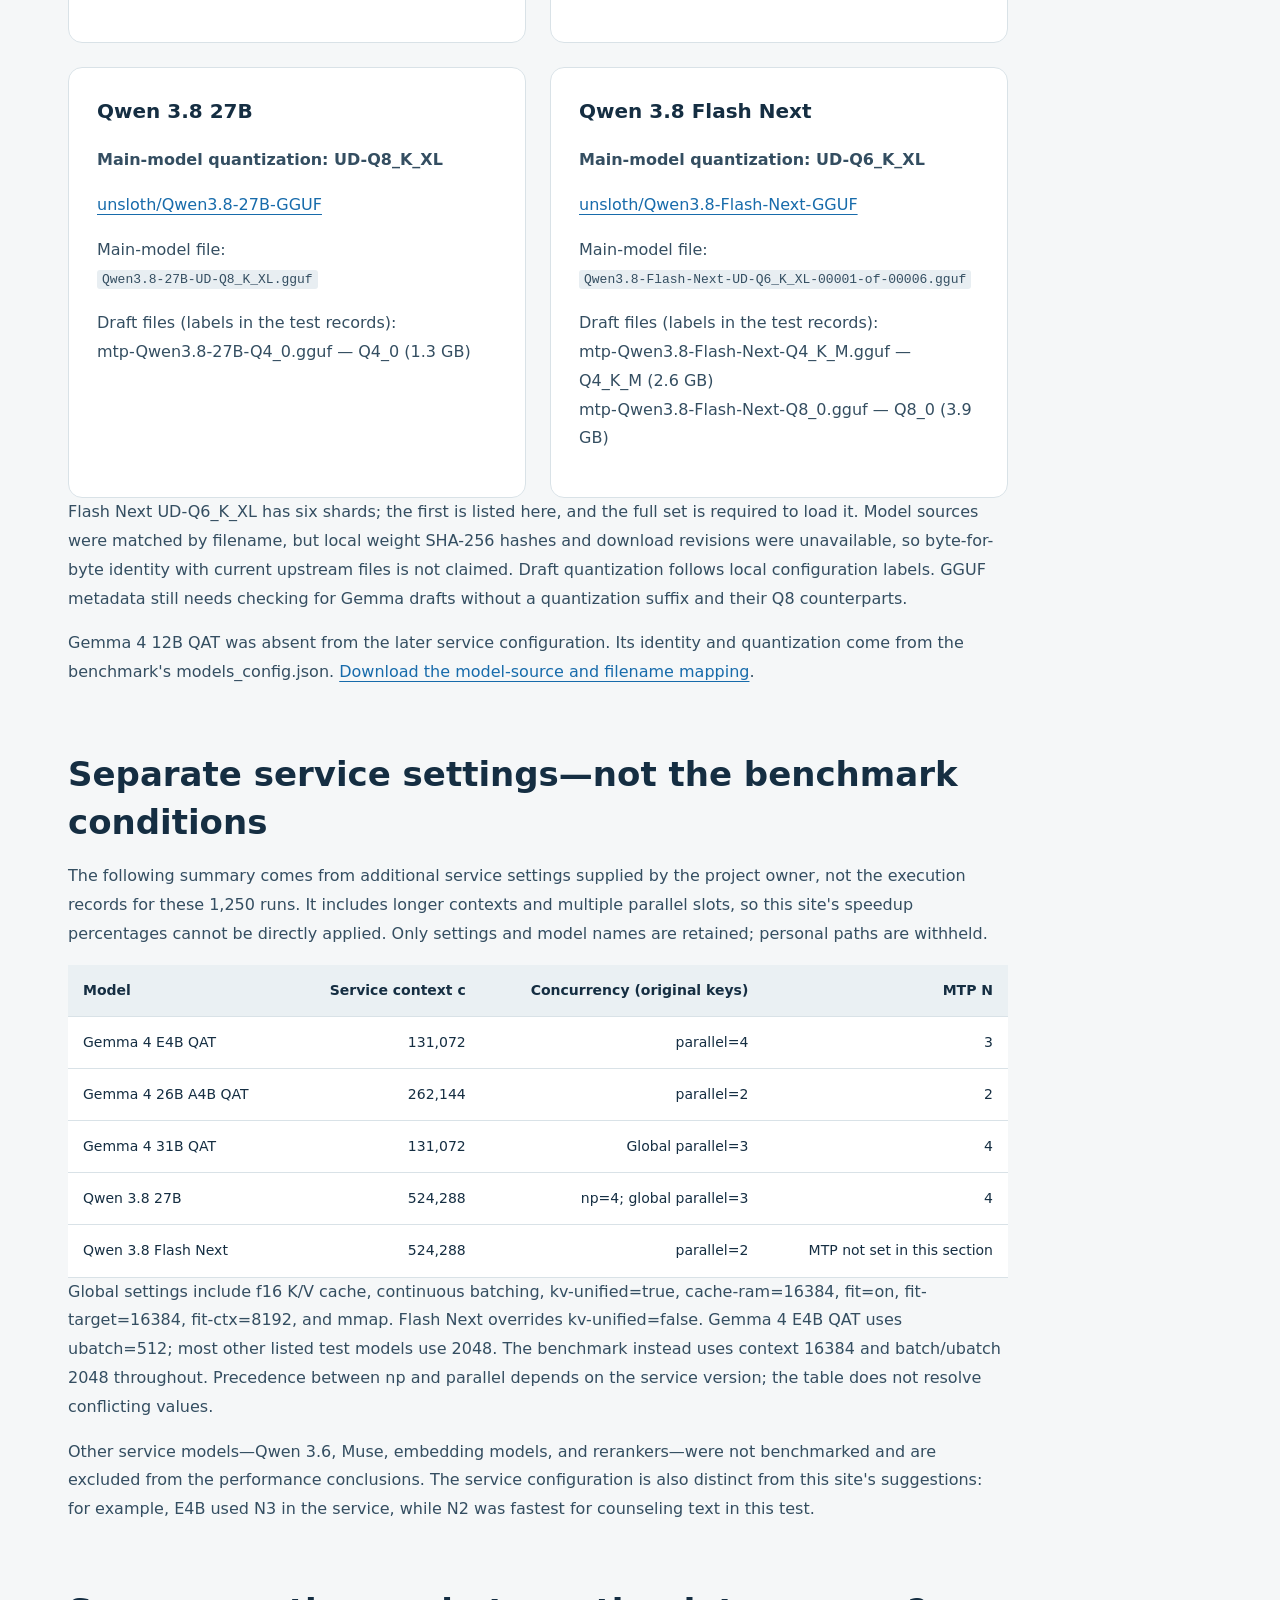
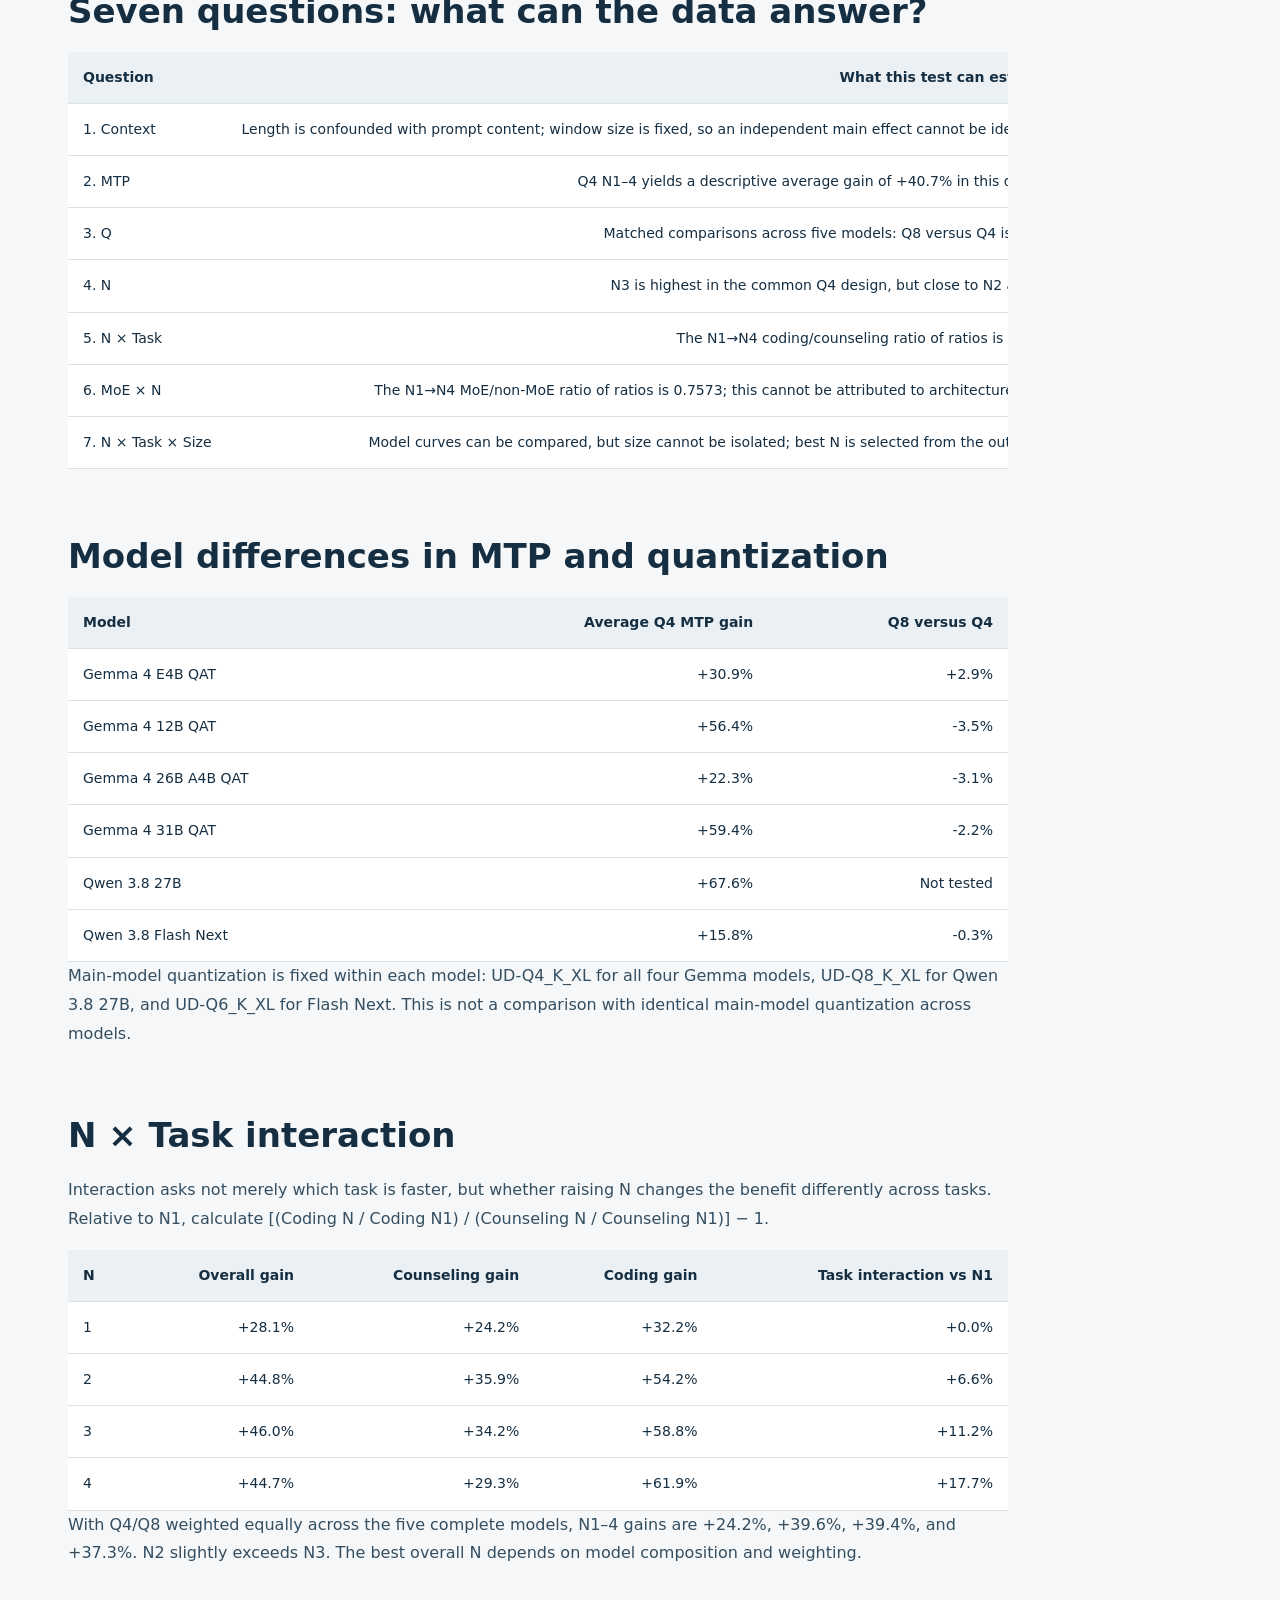
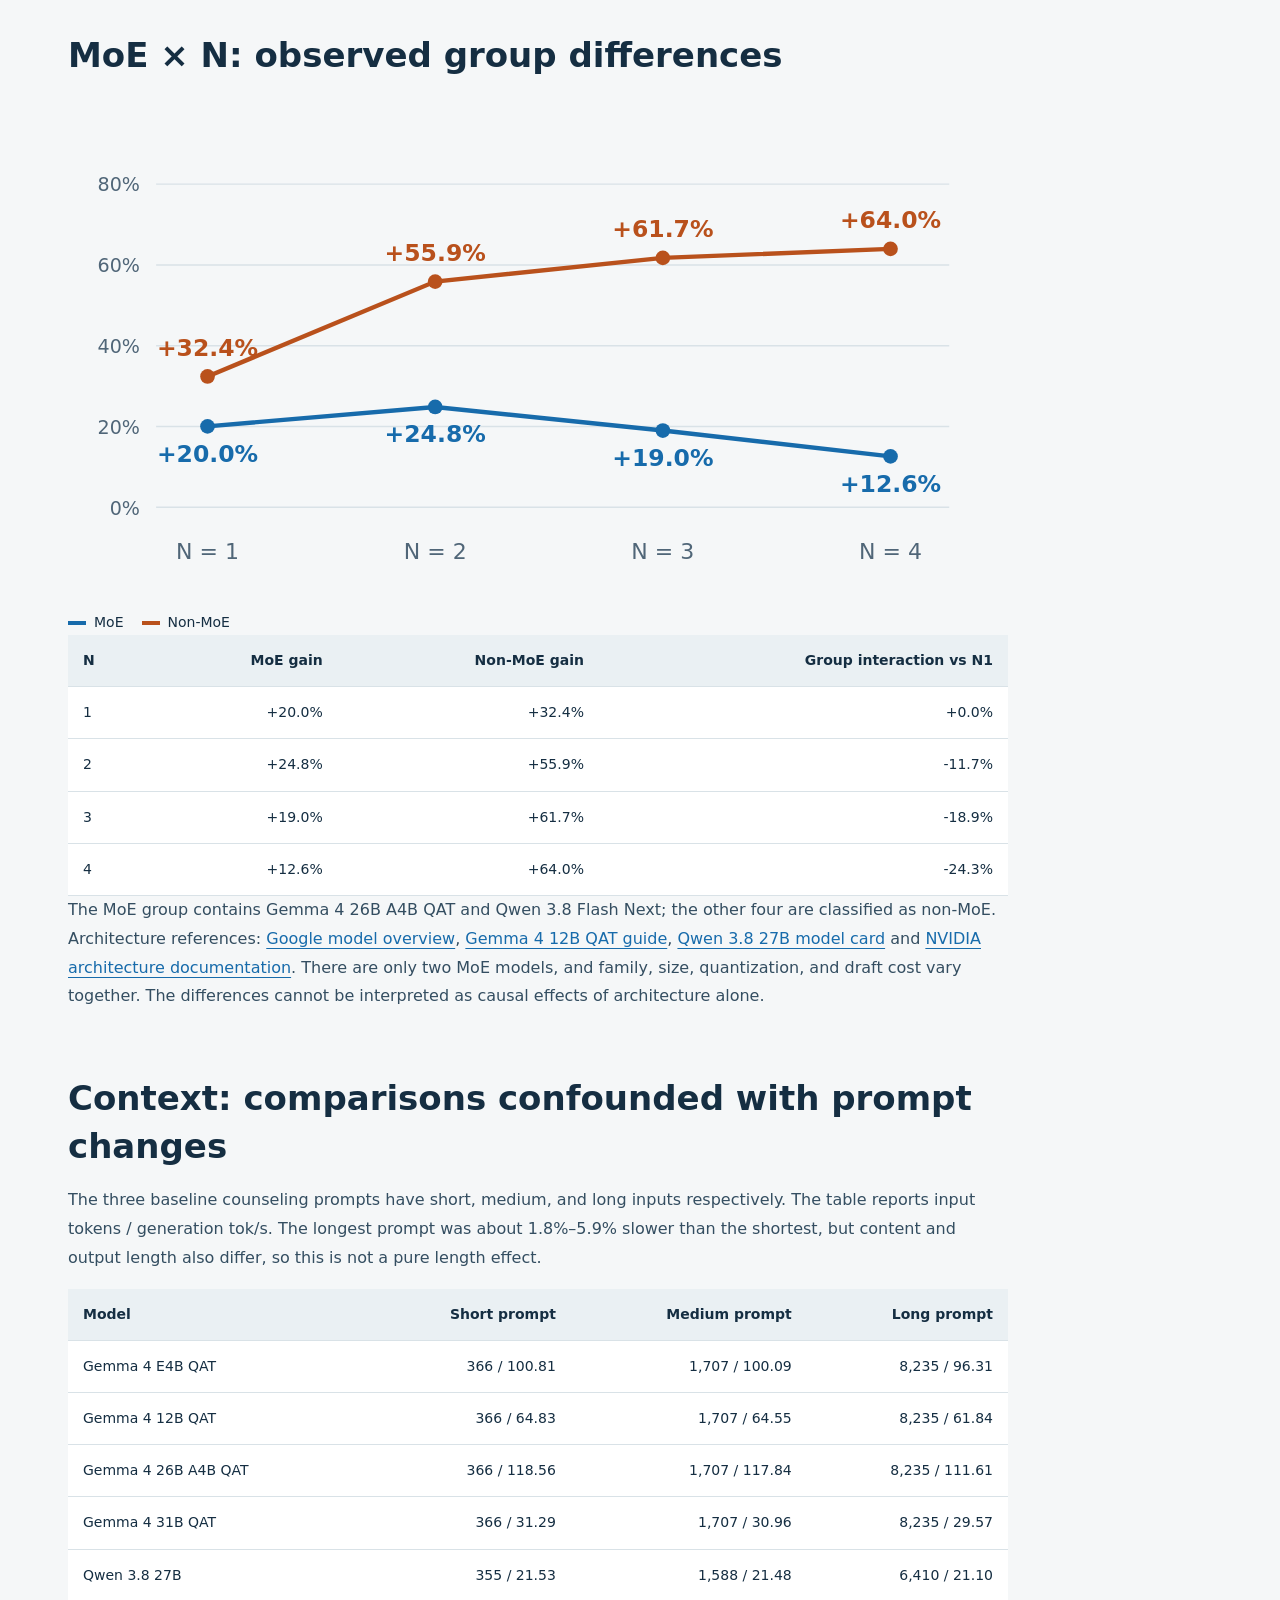
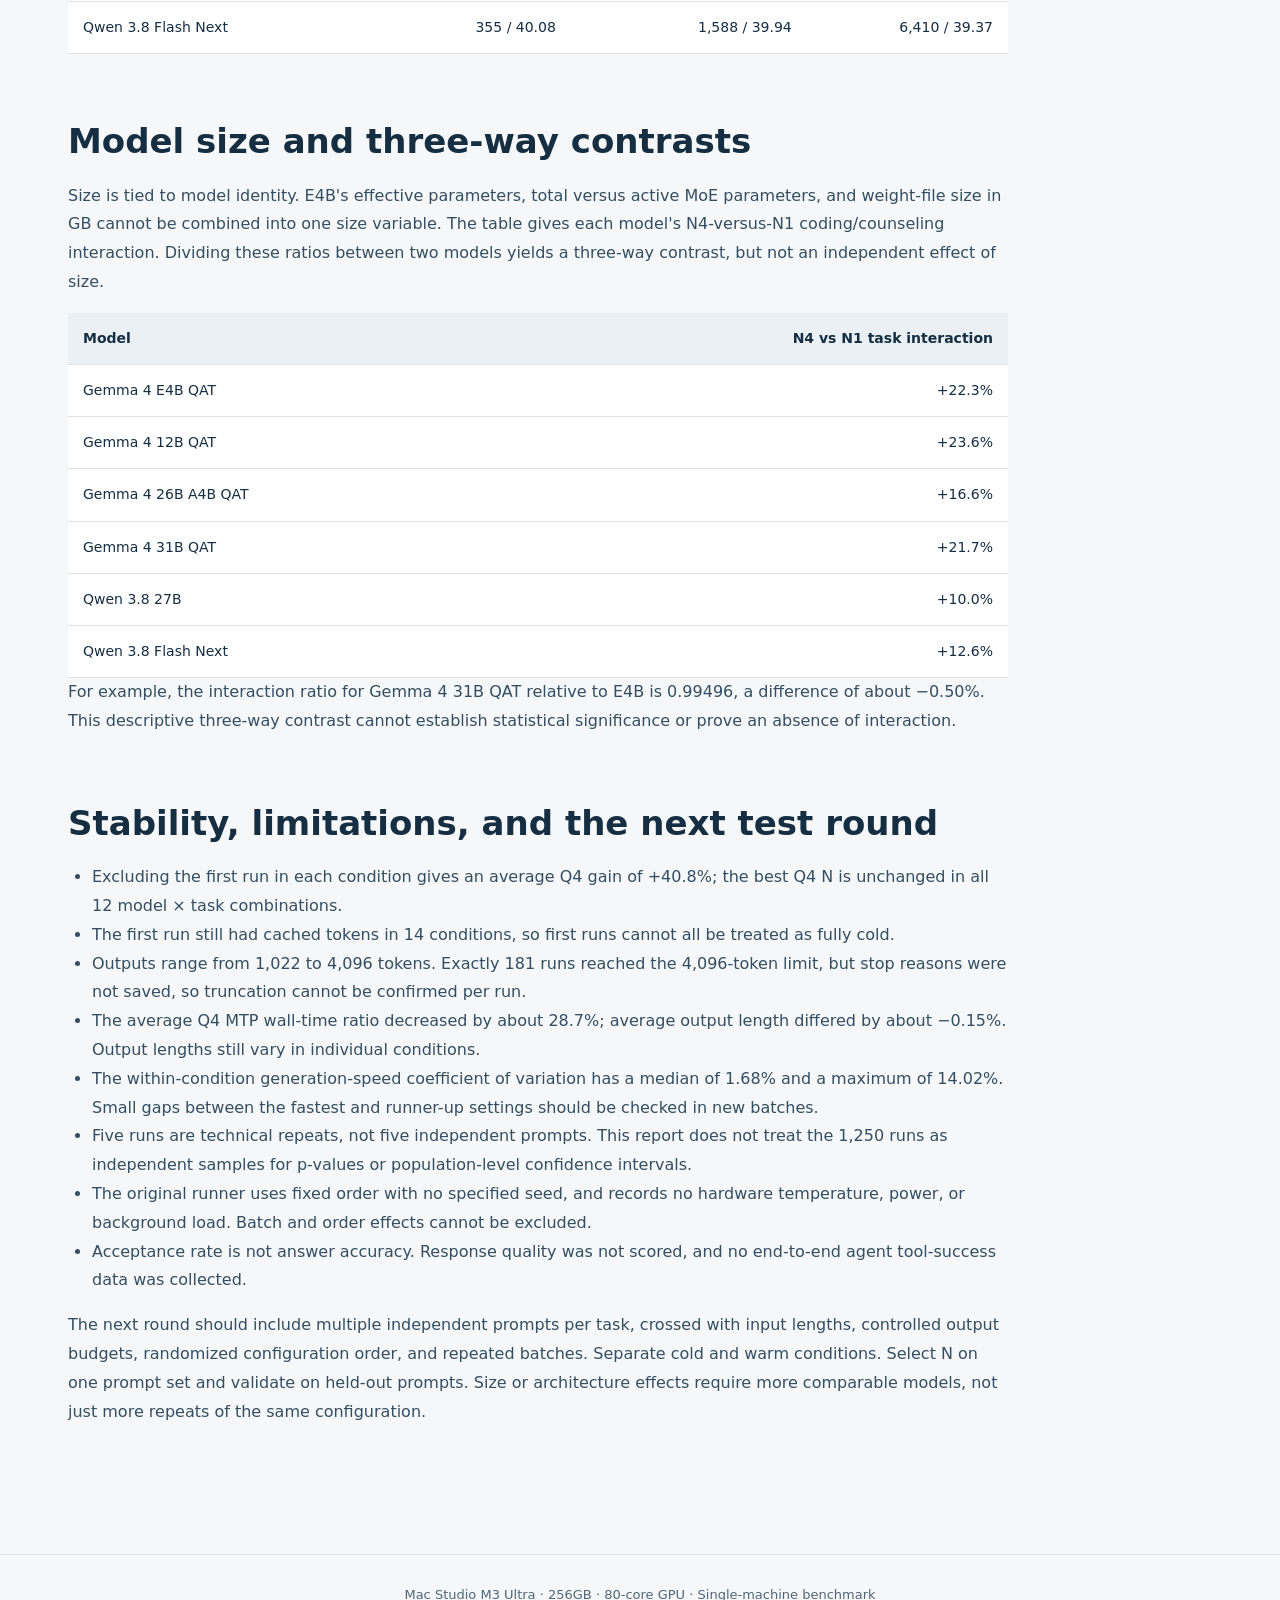
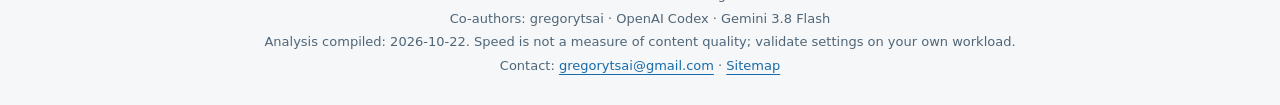
<file: analysis-en.html>
<!doctype html><html lang="en"><head><meta charset="utf-8"><meta name="google-site-verification" content="mWQ59Rie_MkAK8-ilMG1MrZ9TO_OLtLBGmgvyCpdYcQ"><meta name="viewport" content="width=device-width, initial-scale=1"><title>Methods and Analysis | Mac Studio MTP Benchmarks</title><meta name="description" content="Mac Studio M3 Ultra 256GB, 80-core GPU: compare MTP across six models and N=1–4 for counseling text and coding assistant tasks."><link rel="canonical" href="https://gregorytsai.github.io/mac-studio-m3-ultra-mtp-benchmark/analysis-en.html"><link rel="sitemap" type="application/xml" href="sitemap.xml"><link rel="stylesheet" href="assets/style.css?v=3d9e9a990e"><link rel="alternate" hreflang="zh-Hant" href="https://gregorytsai.github.io/mac-studio-m3-ultra-mtp-benchmark/analysis.html"><link rel="alternate" hreflang="en" href="https://gregorytsai.github.io/mac-studio-m3-ultra-mtp-benchmark/analysis-en.html"><link rel="alternate" hreflang="x-default" href="https://gregorytsai.github.io/mac-studio-m3-ultra-mtp-benchmark/analysis.html"></head><body><a class="skip" href="#main">Skip to main content</a><header><nav aria-label="Main navigation"><a class="brand" href="index-en.html">MTP / FIELD NOTES</a><div class="links"><a href="index-en.html">Setup guide</a><a href="analysis-en.html" aria-current="page">Methods and analysis</a><a href="resources-en.html">Data and code</a><a href="https://github.com/gregorytsai/mac-studio-m3-ultra-mtp-benchmark">GitHub ↗</a><a class="language-switch" href="analysis.html" lang="zh-Hant" hreflang="zh-Hant">繁體中文</a></div></nav></header><main id="main"><div class="page-title"><div class="eyebrow">Methods / Evidence / Limits</div><h1>Methods and analysis</h1><p class="lead">Separate what the data shows from what it cannot yet establish, with traceable evidence behind the setup suggestions.</p></div><div class="prose"><section id="environment"><h2>Test environment and sources</h2><p>NAS environment record: Mac Studio, Apple M3 Ultra, 32-core CPU (24 performance + 8 efficiency cores), 256GB unified memory, and Darwin 25.6.0 arm64. The project owner separately confirmed the 80-core GPU.</p><p>The environment record lists llama.cpp v0.7.0, commit 620d2225c, Metal, f16 KV cache, and Metal peer memory. These are recorded settings; the test machine was not revisited to verify them during this analysis.</p><pre><code>--host 127.0.0.1 --port 8088
--jinja --flash-attn on --n-gpu-layers all
-c 16384 -b 2048 -ub 2048
temperature = 0.7
max_tokens = 4096
runs per prompt = 5</code></pre><p>6 models × their available configurations × 5 prompts = 250 conditions and 1,250 runs. Five models have a baseline plus Q4/Q8 × N1–4; Qwen 3.8 27B has a baseline plus Q4 × N1–4 only. Every configuration uses a 16,384-token context window. Window size was not varied; input length varies with prompt and tokenizer.</p><div class="note"><strong>Handling inconsistent source records: </strong>The old README says Flash Next had baseline-only tests, but the JSON contains Q4/Q8, N1–4, and nonzero acceptance rates, so analysis follows the recorded measurements. The old report script says v0.6.0, the environment file says v0.7.0, and the runner has version fallback logic. Without full execution logs, a consistent binary version across all runs cannot be guaranteed. E4B Q4 and Q8 are both labeled 94MB; actual GGUF types and file sizes remain unverified.</div></section>
<section><h2>How the metrics are calculated</h2><ol><li>For each model × configuration × prompt, take the arithmetic mean of generation speed across 5 runs.</li><li>Divide by the MTP-off speed for the same model and prompt to obtain a speed ratio.</li><li>Aggregate ratios with geometric means. Models are weighted equally, the two task types each receive 50%, and prompts within each task type are weighted equally.</li></ol><p>The common design uses Q4. Q8/Q4 comparisons include only the five complete models, paired within the same prompt and N. The baseline has no Q level and is not duplicated as two independent observations.</p><pre><code>Speed ratio = mean(speed_MTP) / mean(speed_baseline)
Speed gain (%) = (speed ratio - 1) × 100
Aggregate = exp(weighted_mean(log(speed ratio)))</code></pre><p>A ratio of 1.41× means about 41% more tokens per second. With a fixed output length, generation time alone would be about 1/1.41 of baseline. This is not a conversion of measured end-to-end waiting time: prefill and output length also affect elapsed time.</p></section><section id="related-work"><h2>Published benchmarks: what does this test add?</h2><p>These primary sources were reviewed through 2026-10-22: official implementation notes, original benchmark reports, and a research paper. This is a focused review, not an exhaustive survey. Hardware, quantization, engines, and prompts differ, so the numbers should not be ranked directly against one another.</p><div class="table-wrap"><table><thead><tr><th>Source and setup</th><th>What the source reports</th><th>Relevance to this benchmark</th></tr></thead><tbody><tr><td><a href="https://registry.ollama.com/blog/faster-gemma-4-mlx-mtp">Ollama official benchmark (2026-06-29)</a><br>M5 Max, Gemma 4 12B nvfp4, MLX/Ollama 0.31</td><td>Nearly 90% higher average generation speed on the Aider polyglot coding-agent benchmark; the implementation adapts draft length at runtime.</td><td>Supports workload-specific tuning. This site uses fixed N with llama.cpp/GGUF, and its assistant prompts are not full Aider runs; these numbers do not reproduce Ollama's result.</td></tr><tr><td><a href="https://github.com/Sunwood-ai-labs/gemma4-mtp-benchmark/blob/main/README.md">Sunwood-ai-labs original benchmark</a><br>M1 Max 64GB, LiteRT-LM, E4B</td><td>About 1.87× estimated tok/s on coding prompts. A broader single-round task matrix found larger gains for code, JSON, and extraction; creative or very short prompts could be flat or slower.</td><td>Task differences have precedent. This test adds counseling-domain text, fixed N1–4, and draft Q4/Q8. It uses engine-reported generation rates rather than estimates converted from character counts.</td></tr><tr><td><a href="https://github.com/ecohash-ai/ecohash-benchmarks/blob/main/llm/speculative-decoding-qwen3.8-27b.md">EcoHash original benchmark (2026-08-19)</a><br>RTX PRO 6000, vLLM, Qwen 3.8 27B FP8</td><td>At single-stream K=3: math 99.9, code 78.9, and chat 76.9 tok/s, against baselines of 44.1, 44.3, and 44.2 respectively. Concurrency and acceptance by draft position were also tested.</td><td>Workload dependence extends beyond Gemma, and coding does not always benefit most. This test adds domain-specific prose on Apple Silicon. Both K and our N concern draft length, but implementation-specific counting conventions still need checking.</td></tr><tr><td><a href="https://ai.google.dev/gemma/docs/mtp/overview">Google Gemma official mechanism overview</a></td><td>Verifying several tokens in an MoE model can activate more experts; extra weight reads may offset the gains. Hardware and batch size affect the outcome.</td><td>A possible mechanism for the declining high-N gains in our MoE models, but expert-loading costs were not directly measured here.</td></tr><tr><td><a href="https://arxiv.org/abs/2402.01528">Decoding Speculative Decoding(NAACL 2025)</a></td><td>Extensive experiments with LLaMA-65B and OPT-66B identify draft latency as an important performance factor. Draft language-model capability is not the same as acceleration capability.</td><td>This is general speculative-decoding research, not direct validation of our Gemma/Qwen MTP setup. It motivates measuring acceptance alongside computation costs.</td></tr></tbody></table></div><div class="callout"><strong>What this benchmark contributes</strong><p>On one M3 Ultra with an 80-core GPU and 256GB memory, one test workflow compares counseling text with coding assistant tasks across six models, N1–4, and available draft Q4/Q8. It asks not only whether MTP helps, but which N to try for each workload. Per-run measurements and analysis code are public for checking. Only summaries are published for the first three prompts because they contain private information. The two original coding/terminal prompts are now public, but the full five-prompt workload still cannot be reproduced.</p></div><p>This site does not claim to be the first to find task dependence. Its contribution is the domain material, hardware, and configuration comparison.</p></section><section id="task-evidence"><h2>Fixed Q4, N=4: how large are the task differences?</h2><p>Every comparison below holds draft Q and N constant, avoiding differences introduced by choosing a separate best configuration for each task. Each gain uses the same model's within-prompt MTP-off baseline. The final column is a percentage-point difference, not how many percent faster coding is than counseling.</p><div class="table-wrap"><table><thead><tr><th>Model</th><th>Counseling-text gain</th><th>Coding-task gain</th><th>Difference in gains</th></tr></thead><tbody><tr><td>Gemma 4 E4B QAT</td><td>+14.6%</td><td>+56.6%</td><td>42.1 percentage points</td></tr><tr><td>Gemma 4 12B QAT</td><td>+44.8%</td><td>+93.2%</td><td>48.4 percentage points</td></tr><tr><td>Gemma 4 26B A4B QAT</td><td>+4.3%</td><td>+31.8%</td><td>27.5 percentage points</td></tr><tr><td>Gemma 4 31B QAT</td><td>+57.8%</td><td>+104.9%</td><td>47.1 percentage points</td></tr><tr><td>Qwen 3.8 27B</td><td>+68.5%</td><td>+91.1%</td><td>22.6 percentage points</td></tr><tr><td>Qwen 3.8 Flash Next</td><td>+1.5%</td><td>+15.3%</td><td>13.8 percentage points</td></tr></tbody></table></div><p>E4B and 12B show striking gaps, but 31B has a similar gap. The N1→N4 task interaction is about +22.3%, +23.6%, and +21.7% respectively. This supports testing task-specific N for smaller models as a deployment hypothesis, but not a monotonic rule that smaller models have larger differences.</p></section><section id="next-tests"><h2>What should the community test next?</h2><p>Prioritize questions that could change deployment decisions. The hypotheses and suggested designs below have not yet been tested; they are not established findings of this benchmark.</p><div class="table-wrap"><table><thead><tr><th>Priority / hypothesis</th><th>How to test it</th><th>Value to the community</th></tr></thead><tbody><tr><td>1 · Task-specific N may be more useful than a fixed N</td><td>Start with roughly 10–20 independent prompts per task as an exploratory set, not a statistical guarantee. Split them into tuning and validation sets. Compare fixed N2, fixed N4, and task-specific N on held-out prompts and mixed workflows, measuring elapsed time and quality.</td><td>Reusable domain-specific prompts and configuration references. Even a negative result can show when one fixed N is sufficient.</td></tr><tr><td>2 · Predictability may explain more than the task label</td><td>Express the same content as free-form prose, JSON, and code or other fixed formats, matching input length, output budget, and sampling as closely as possible. Record acceptance and actual speed at each N; include drafting and verification time if the engine exposes them.</td><td>Distinguish domain, output format, and computation cost instead of treating all chat or coding as a single workload.</td></tr><tr><td>3 · Smaller models may benefit more from task-specific tuning</td><td>Expand independent prompts for E4B and 12B, retaining 31B as a comparison. Hold main-model quantization and software version fixed. Compare the extra benefit of task-specific settings over the best fixed N, not just the distance between task curves.</td><td>Test the small-model deployment hypothesis. A size trend requires more comparable models in the same family; active MoE parameters should not be treated as equivalent to dense-model size.</td></tr><tr><td>4 · The best N may change with context, concurrency, and caching</td><td>Pair the same core task with different background lengths while controlling output requirements. Test single requests and real service concurrency, separating cold and warm caches. Record time to first token, per-request latency, and aggregate throughput.</td><td>Connect single-stream measurements to real services and identify when to reduce N or disable MTP.</td></tr><tr><td>5 · Q8 may help only when acceptance offsets its extra cost</td><td>Verify draft GGUF types, sizes, and hashes first, particularly the questionable E4B Q4/Q8 labels that both say 94MB. Then interleave Q4/Q8 runs with the same prompts, N, and sampling.</td><td>Make draft-quantization comparisons traceable and identify when Q8 justifies extra memory, rather than focusing on acceptance alone.</td></tr></tbody></table></div><h3>A suggested shared testing protocol</h3><p>Use new synthetic or thoroughly de-identified public prompts while retaining domain terminology, formats, and length distributions. Exclude student identifiers, counseling records, and passwords. Record prompt-set versions, model/draft hashes, engine commit, hardware, sampling, output limits, and actual output lengths. Start with 3–5 runs per prompt and configuration, shuffle order across batches, and track quality and tool success separately.</p><p>Randomized order, time to first token, and quality scoring require additional tooling; the published runner still uses its original fixed order. Share per-run metrics, prompt-set specifications, and analysis code; keep protected material and outputs local. The most useful next deliverable is a method others can run on their own material and compare using a shared synthetic prompt set.</p></section><section id="model-sources"><h2>The Unsloth models used</h2><p>The supplied GGUF filenames were checked against Unsloth's Hugging Face listings on 2026-10-22. All four Gemma 4 models are it-qat variants; the two Qwen models use 8-bit and 6-bit Dynamic quantization families respectively. Full UD labels are retained because mixed-precision files do not assign the same bit width to every weight.</p><div class="two"><article class="panel"><h3>Gemma 4 E4B QAT</h3><p><strong>Main-model quantization: UD-Q4_K_XL</strong></p><p class="file"><a href="https://huggingface.co/unsloth/gemma-4-E4B-it-qat-GGUF">unsloth/gemma-4-E4B-it-qat-GGUF</a></p><p class="file">Main-model file:<br><code>gemma-4-E4B-it-qat-UD-Q4_K_XL.gguf</code></p><p class="file">Draft files (labels in the test records):<br>mtp-gemma-4-E4B-it.gguf — Q4 (94 MB)<br>mtp-gemma-4-E4B-it-Q8_0.gguf — Q8_0 (94 MB)</p></article><article class="panel"><h3>Gemma 4 12B QAT</h3><p><strong>Main-model quantization: UD-Q4_K_XL</strong></p><p class="file"><a href="https://huggingface.co/unsloth/gemma-4-12B-it-qat-GGUF">unsloth/gemma-4-12B-it-qat-GGUF</a></p><p class="file">Main-model file:<br><code>gemma-4-12B-it-qat-UD-Q4_K_XL.gguf</code></p><p class="file">Draft files (labels in the test records):<br>mtp-gemma-4-12B-it.gguf — Q4 (242 MB)<br>mtp-gemma-4-12B-it-Q8_0.gguf — Q8_0 (444 MB)</p></article><article class="panel"><h3>Gemma 4 26B A4B QAT</h3><p><strong>Main-model quantization: UD-Q4_K_XL</strong></p><p class="file"><a href="https://huggingface.co/unsloth/gemma-4-26B-A4B-it-qat-GGUF">unsloth/gemma-4-26B-A4B-it-qat-GGUF</a></p><p class="file">Main-model file:<br><code>gemma-4-26B-A4B-it-qat-UD-Q4_K_XL.gguf</code></p><p class="file">Draft files (labels in the test records):<br>mtp-gemma-4-26B-A4B-it.gguf — Q4 (240 MB)<br>mtp-gemma-4-26B-A4B-it-Q8_0.gguf — Q8_0 (440 MB)</p></article><article class="panel"><h3>Gemma 4 31B QAT</h3><p><strong>Main-model quantization: UD-Q4_K_XL</strong></p><p class="file"><a href="https://huggingface.co/unsloth/gemma-4-31B-it-qat-GGUF">unsloth/gemma-4-31B-it-qat-GGUF</a></p><p class="file">Main-model file:<br><code>gemma-4-31B-it-qat-UD-Q4_K_XL.gguf</code></p><p class="file">Draft files (labels in the test records):<br>mtp-gemma-4-31B-it.gguf — Q4 (267 MB)<br>mtp-gemma-4-31B-it-Q8_0.gguf — Q8_0 (491 MB)</p></article><article class="panel"><h3>Qwen 3.8 27B</h3><p><strong>Main-model quantization: UD-Q8_K_XL</strong></p><p class="file"><a href="https://huggingface.co/unsloth/Qwen3.8-27B-GGUF">unsloth/Qwen3.8-27B-GGUF</a></p><p class="file">Main-model file:<br><code>Qwen3.8-27B-UD-Q8_K_XL.gguf</code></p><p class="file">Draft files (labels in the test records):<br>mtp-Qwen3.8-27B-Q4_0.gguf — Q4_0 (1.3 GB)</p></article><article class="panel"><h3>Qwen 3.8 Flash Next</h3><p><strong>Main-model quantization: UD-Q6_K_XL</strong></p><p class="file"><a href="https://huggingface.co/unsloth/Qwen3.8-Flash-Next-GGUF">unsloth/Qwen3.8-Flash-Next-GGUF</a></p><p class="file">Main-model file:<br><code>Qwen3.8-Flash-Next-UD-Q6_K_XL-00001-of-00006.gguf</code></p><p class="file">Draft files (labels in the test records):<br>mtp-Qwen3.8-Flash-Next-Q4_K_M.gguf — Q4_K_M (2.6 GB)<br>mtp-Qwen3.8-Flash-Next-Q8_0.gguf — Q8_0 (3.9 GB)</p></article></div><p>Flash Next UD-Q6_K_XL has six shards; the first is listed here, and the full set is required to load it. Model sources were matched by filename, but local weight SHA-256 hashes and download revisions were unavailable, so byte-for-byte identity with current upstream files is not claimed. Draft quantization follows local configuration labels. GGUF metadata still needs checking for Gemma drafts without a quantization suffix and their Q8 counterparts.</p><p>Gemma 4 12B QAT was absent from the later service configuration. Its identity and quantization come from the benchmark's models_config.json. <a href="data/model_sources.json">Download the model-source and filename mapping</a>.</p></section><section><h2>Separate service settings—not the benchmark conditions</h2><p>The following summary comes from additional service settings supplied by the project owner, not the execution records for these 1,250 runs. It includes longer contexts and multiple parallel slots, so this site's speedup percentages cannot be directly applied. Only settings and model names are retained; personal paths are withheld.</p><div class="table-wrap"><table><thead><tr><th>Model</th><th>Service context c</th><th>Concurrency (original keys)</th><th>MTP N</th></tr></thead><tbody><tr><td>Gemma 4 E4B QAT</td><td>131,072</td><td>parallel=4</td><td>3</td></tr><tr><td>Gemma 4 26B A4B QAT</td><td>262,144</td><td>parallel=2</td><td>2</td></tr><tr><td>Gemma 4 31B QAT</td><td>131,072</td><td>Global parallel=3</td><td>4</td></tr><tr><td>Qwen 3.8 27B</td><td>524,288</td><td>np=4; global parallel=3</td><td>4</td></tr><tr><td>Qwen 3.8 Flash Next</td><td>524,288</td><td>parallel=2</td><td>MTP not set in this section</td></tr></tbody></table></div><p>Global settings include f16 K/V cache, continuous batching, kv-unified=true, cache-ram=16384, fit=on, fit-target=16384, fit-ctx=8192, and mmap. Flash Next overrides kv-unified=false. Gemma 4 E4B QAT uses ubatch=512; most other listed test models use 2048. The benchmark instead uses context 16384 and batch/ubatch 2048 throughout. Precedence between np and parallel depends on the service version; the table does not resolve conflicting values.</p><p>Other service models—Qwen 3.6, Muse, embedding models, and rerankers—were not benchmarked and are excluded from the performance conclusions. The service configuration is also distinct from this site's suggestions: for example, E4B used N3 in the service, while N2 was fastest for counseling text in this test.</p></section><section><h2>Seven questions: what can the data answer?</h2><div class="table-wrap"><table><thead><tr><th>Question</th><th>What this test can establish</th></tr></thead><tbody><tr><td>1. Context</td><td>Length is confounded with prompt content; window size is fixed, so an independent main effect cannot be identified.</td></tr><tr><td>2. MTP</td><td>Q4 N1–4 yields a descriptive average gain of +40.7% in this dataset.</td></tr><tr><td>3. Q</td><td>Matched comparisons across five models: Q8 versus Q4 is -1.3%.</td></tr><tr><td>4. N</td><td>N3 is highest in the common Q4 design, but close to N2 and N4.</td></tr><tr><td>5. N × Task</td><td>The N1→N4 coding/counseling ratio of ratios is 1.1767.</td></tr><tr><td>6. MoE × N</td><td>The N1→N4 MoE/non-MoE ratio of ratios is 0.7573; this cannot be attributed to architecture alone.</td></tr><tr><td>7. N × Task × Size</td><td>Model curves can be compared, but size cannot be isolated; best N is selected from the outcomes.</td></tr></tbody></table></div></section><section><h2>Model differences in MTP and quantization</h2><div class="table-wrap"><table><thead><tr><th>Model</th><th>Average Q4 MTP gain</th><th>Q8 versus Q4</th></tr></thead><tbody><tr><td>Gemma 4 E4B QAT</td><td>+30.9%</td><td>+2.9%</td></tr><tr><td>Gemma 4 12B QAT</td><td>+56.4%</td><td>-3.5%</td></tr><tr><td>Gemma 4 26B A4B QAT</td><td>+22.3%</td><td>-3.1%</td></tr><tr><td>Gemma 4 31B QAT</td><td>+59.4%</td><td>-2.2%</td></tr><tr><td>Qwen 3.8 27B</td><td>+67.6%</td><td>Not tested</td></tr><tr><td>Qwen 3.8 Flash Next</td><td>+15.8%</td><td>-0.3%</td></tr></tbody></table></div><p>Main-model quantization is fixed within each model: UD-Q4_K_XL for all four Gemma models, UD-Q8_K_XL for Qwen 3.8 27B, and UD-Q6_K_XL for Flash Next. This is not a comparison with identical main-model quantization across models.</p></section><section><h2>N × Task interaction</h2><p>Interaction asks not merely which task is faster, but whether raising N changes the benefit differently across tasks. Relative to N1, calculate [(Coding N / Coding N1) / (Counseling N / Counseling N1)] − 1.</p><div class="table-wrap"><table><thead><tr><th>N</th><th>Overall gain</th><th>Counseling gain</th><th>Coding gain</th><th>Task interaction vs N1</th></tr></thead><tbody><tr><td>1</td><td>+28.1%</td><td>+24.2%</td><td>+32.2%</td><td>+0.0%</td></tr><tr><td>2</td><td>+44.8%</td><td>+35.9%</td><td>+54.2%</td><td>+6.6%</td></tr><tr><td>3</td><td>+46.0%</td><td>+34.2%</td><td>+58.8%</td><td>+11.2%</td></tr><tr><td>4</td><td>+44.7%</td><td>+29.3%</td><td>+61.9%</td><td>+17.7%</td></tr></tbody></table></div><p>With Q4/Q8 weighted equally across the five complete models, N1–4 gains are +24.2%, +39.6%, +39.4%, and +37.3%. N2 slightly exceeds N3. The best overall N depends on model composition and weighting.</p></section><section><h2>MoE × N: observed group differences</h2><svg class="chart" viewbox="0 0 640 350" role="img" aria-label="MTP speed gains for MoE and non-MoE models"><title>MTP speed gains for MoE and non-MoE models</title><line x1="60" y1="280.0" x2="600" y2="280.0" stroke="#d9e2e7"/><text x="49" y="285.0" text-anchor="end" fill="#506678" font-size="13">0%</text><line x1="60" y1="225.0" x2="600" y2="225.0" stroke="#d9e2e7"/><text x="49" y="230.0" text-anchor="end" fill="#506678" font-size="13">20%</text><line x1="60" y1="170.0" x2="600" y2="170.0" stroke="#d9e2e7"/><text x="49" y="175.0" text-anchor="end" fill="#506678" font-size="13">40%</text><line x1="60" y1="115.0" x2="600" y2="115.0" stroke="#d9e2e7"/><text x="49" y="120.0" text-anchor="end" fill="#506678" font-size="13">60%</text><line x1="60" y1="60.0" x2="600" y2="60.0" stroke="#d9e2e7"/><text x="49" y="65.0" text-anchor="end" fill="#506678" font-size="13">80%</text><text x="95" y="315" text-anchor="middle" fill="#506678" font-size="15">N = 1</text><text x="250" y="315" text-anchor="middle" fill="#506678" font-size="15">N = 2</text><text x="405" y="315" text-anchor="middle" fill="#506678" font-size="15">N = 3</text><text x="560" y="315" text-anchor="middle" fill="#506678" font-size="15">N = 4</text><polyline points="95,224.92600911312937 250,211.7055224861856 405,227.78195726701503 560,245.36448347395765" fill="none" stroke="#176bab" stroke-width="3"/><circle cx="95" cy="224.92600911312937" r="5" fill="#176bab"/><text x="95" y="248.92600911312937" text-anchor="middle" fill="#176bab" font-size="16" font-weight="700">+20.0%</text><circle cx="250" cy="211.7055224861856" r="5" fill="#176bab"/><text x="250" y="235.7055224861856" text-anchor="middle" fill="#176bab" font-size="16" font-weight="700">+24.8%</text><circle cx="405" cy="227.78195726701503" r="5" fill="#176bab"/><text x="405" y="251.78195726701503" text-anchor="middle" fill="#176bab" font-size="16" font-weight="700">+19.0%</text><circle cx="560" cy="245.36448347395765" r="5" fill="#176bab"/><text x="560" y="269.36448347395765" text-anchor="middle" fill="#176bab" font-size="16" font-weight="700">+12.6%</text><polyline points="95,190.938876980861 250,126.35148715038508 405,110.20675468413049 560,104.05260826319207" fill="none" stroke="#b9511c" stroke-width="3"/><circle cx="95" cy="190.938876980861" r="5" fill="#b9511c"/><text x="95" y="176.938876980861" text-anchor="middle" fill="#b9511c" font-size="16" font-weight="700">+32.4%</text><circle cx="250" cy="126.35148715038508" r="5" fill="#b9511c"/><text x="250" y="112.35148715038508" text-anchor="middle" fill="#b9511c" font-size="16" font-weight="700">+55.9%</text><circle cx="405" cy="110.20675468413049" r="5" fill="#b9511c"/><text x="405" y="96.20675468413049" text-anchor="middle" fill="#b9511c" font-size="16" font-weight="700">+61.7%</text><circle cx="560" cy="104.05260826319207" r="5" fill="#b9511c"/><text x="560" y="90.05260826319207" text-anchor="middle" fill="#b9511c" font-size="16" font-weight="700">+64.0%</text></svg><div class="legend"><span>MoE</span><span>Non-MoE</span></div><div class="table-wrap"><table><thead><tr><th>N</th><th>MoE gain</th><th>Non-MoE gain</th><th>Group interaction vs N1</th></tr></thead><tbody><tr><td>1</td><td>+20.0%</td><td>+32.4%</td><td>+0.0%</td></tr><tr><td>2</td><td>+24.8%</td><td>+55.9%</td><td>-11.7%</td></tr><tr><td>3</td><td>+19.0%</td><td>+61.7%</td><td>-18.9%</td></tr><tr><td>4</td><td>+12.6%</td><td>+64.0%</td><td>-24.3%</td></tr></tbody></table></div><p>The MoE group contains Gemma 4 26B A4B QAT and Qwen 3.8 Flash Next; the other four are classified as non-MoE. Architecture references: <a href="https://ai.google.dev/gemma/docs/core.md">Google model overview</a>, <a href="https://developers.googleblog.com/gemma-4-12b-the-developer-guide/">Gemma 4 12B QAT guide</a>, <a href="https://huggingface.co/Qwen/Qwen3.8-27B">Qwen 3.8 27B model card</a> and <a href="https://docs.nvidia.com/nemo/automodel/nightly/model-coverage/large-language-models/qwen/qwen3-8-flash-next">NVIDIA architecture documentation</a>. There are only two MoE models, and family, size, quantization, and draft cost vary together. The differences cannot be interpreted as causal effects of architecture alone.</p></section><section><h2>Context: comparisons confounded with prompt changes</h2><p>The three baseline counseling prompts have short, medium, and long inputs respectively. The table reports input tokens / generation tok/s. The longest prompt was about 1.8%–5.9% slower than the shortest, but content and output length also differ, so this is not a pure length effect.</p><div class="table-wrap"><table><thead><tr><th>Model</th><th>Short prompt</th><th>Medium prompt</th><th>Long prompt</th></tr></thead><tbody><tr><td>Gemma 4 E4B QAT</td><td>366 / 100.81</td><td>1,707 / 100.09</td><td>8,235 / 96.31</td></tr><tr><td>Gemma 4 12B QAT</td><td>366 / 64.83</td><td>1,707 / 64.55</td><td>8,235 / 61.84</td></tr><tr><td>Gemma 4 26B A4B QAT</td><td>366 / 118.56</td><td>1,707 / 117.84</td><td>8,235 / 111.61</td></tr><tr><td>Gemma 4 31B QAT</td><td>366 / 31.29</td><td>1,707 / 30.96</td><td>8,235 / 29.57</td></tr><tr><td>Qwen 3.8 27B</td><td>355 / 21.53</td><td>1,588 / 21.48</td><td>6,410 / 21.10</td></tr><tr><td>Qwen 3.8 Flash Next</td><td>355 / 40.08</td><td>1,588 / 39.94</td><td>6,410 / 39.37</td></tr></tbody></table></div></section><section><h2>Model size and three-way contrasts</h2><p>Size is tied to model identity. E4B's effective parameters, total versus active MoE parameters, and weight-file size in GB cannot be combined into one size variable. The table gives each model's N4-versus-N1 coding/counseling interaction. Dividing these ratios between two models yields a three-way contrast, but not an independent effect of size.</p><div class="table-wrap"><table><thead><tr><th>Model</th><th>N4 vs N1 task interaction</th></tr></thead><tbody><tr><td>Gemma 4 E4B QAT</td><td>+22.3%</td></tr><tr><td>Gemma 4 12B QAT</td><td>+23.6%</td></tr><tr><td>Gemma 4 26B A4B QAT</td><td>+16.6%</td></tr><tr><td>Gemma 4 31B QAT</td><td>+21.7%</td></tr><tr><td>Qwen 3.8 27B</td><td>+10.0%</td></tr><tr><td>Qwen 3.8 Flash Next</td><td>+12.6%</td></tr></tbody></table></div><p>For example, the interaction ratio for Gemma 4 31B QAT relative to E4B is 0.99496, a difference of about −0.50%. This descriptive three-way contrast cannot establish statistical significance or prove an absence of interaction.</p></section><section><h2>Stability, limitations, and the next test round</h2><ul><li>Excluding the first run in each condition gives an average Q4 gain of +40.8%; the best Q4 N is unchanged in all 12 model × task combinations.</li><li>The first run still had cached tokens in 14 conditions, so first runs cannot all be treated as fully cold.</li><li>Outputs range from 1,022 to 4,096 tokens. Exactly 181 runs reached the 4,096-token limit, but stop reasons were not saved, so truncation cannot be confirmed per run.</li><li>The average Q4 MTP wall-time ratio decreased by about 28.7%; average output length differed by about −0.15%. Output lengths still vary in individual conditions.</li><li>The within-condition generation-speed coefficient of variation has a median of 1.68% and a maximum of 14.02%. Small gaps between the fastest and runner-up settings should be checked in new batches.</li><li>Five runs are technical repeats, not five independent prompts. This report does not treat the 1,250 runs as independent samples for p-values or population-level confidence intervals.</li><li>The original runner uses fixed order with no specified seed, and records no hardware temperature, power, or background load. Batch and order effects cannot be excluded.</li><li>Acceptance rate is not answer accuracy. Response quality was not scored, and no end-to-end agent tool-success data was collected.</li></ul><p>The next round should include multiple independent prompts per task, crossed with input lengths, controlled output budgets, randomized configuration order, and repeated batches. Separate cold and warm conditions. Select N on one prompt set and validate on held-out prompts. Size or architecture effects require more comparable models, not just more repeats of the same configuration.</p></section></div></main><footer>Mac Studio M3 Ultra · 256GB · 80-core GPU · Single-machine benchmark<br>Co-authors: gregorytsai · OpenAI Codex · Gemini 3.8 Flash<br>Analysis compiled: 2026-10-22. Speed is not a measure of content quality; validate settings on your own workload.<br>Contact: <a href="mailto:gregorytsai@gmail.com">gregorytsai@gmail.com</a> · <a href="sitemap.xml">Sitemap</a></footer></body></html>
</file>
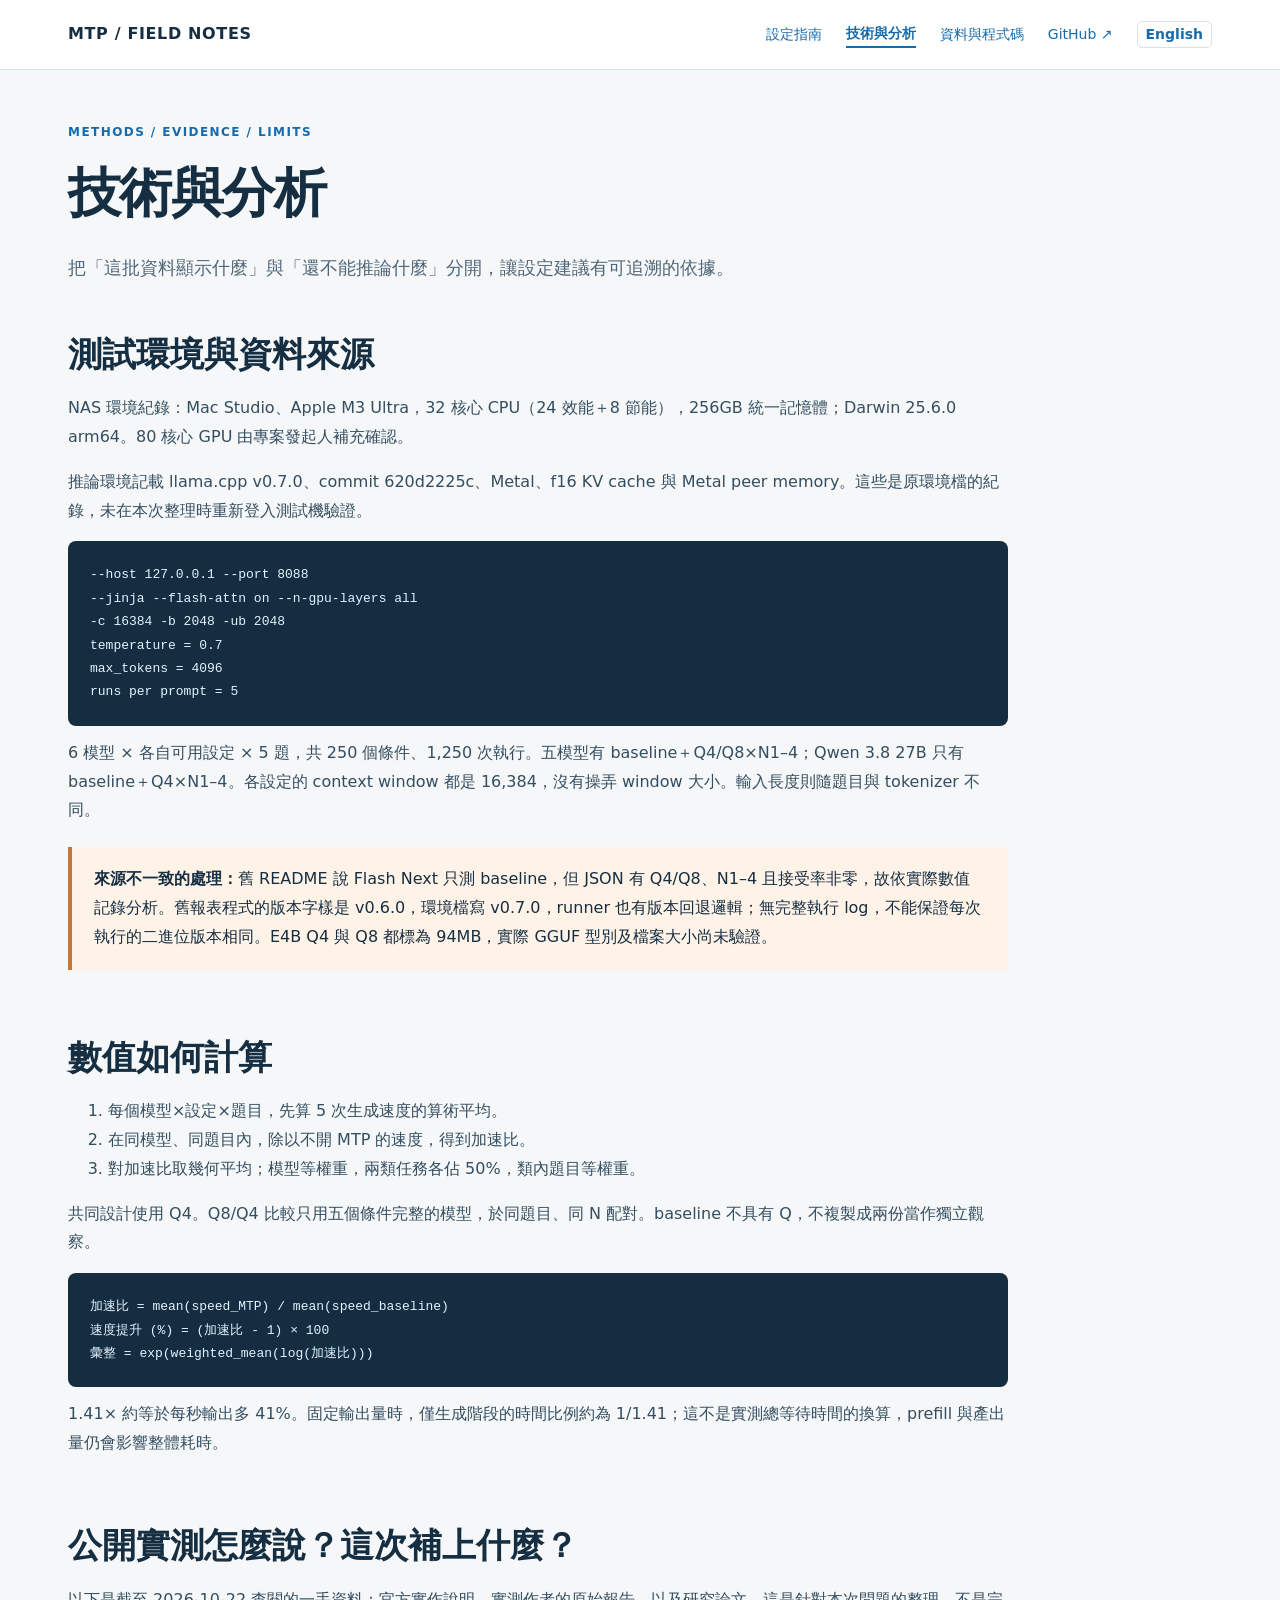
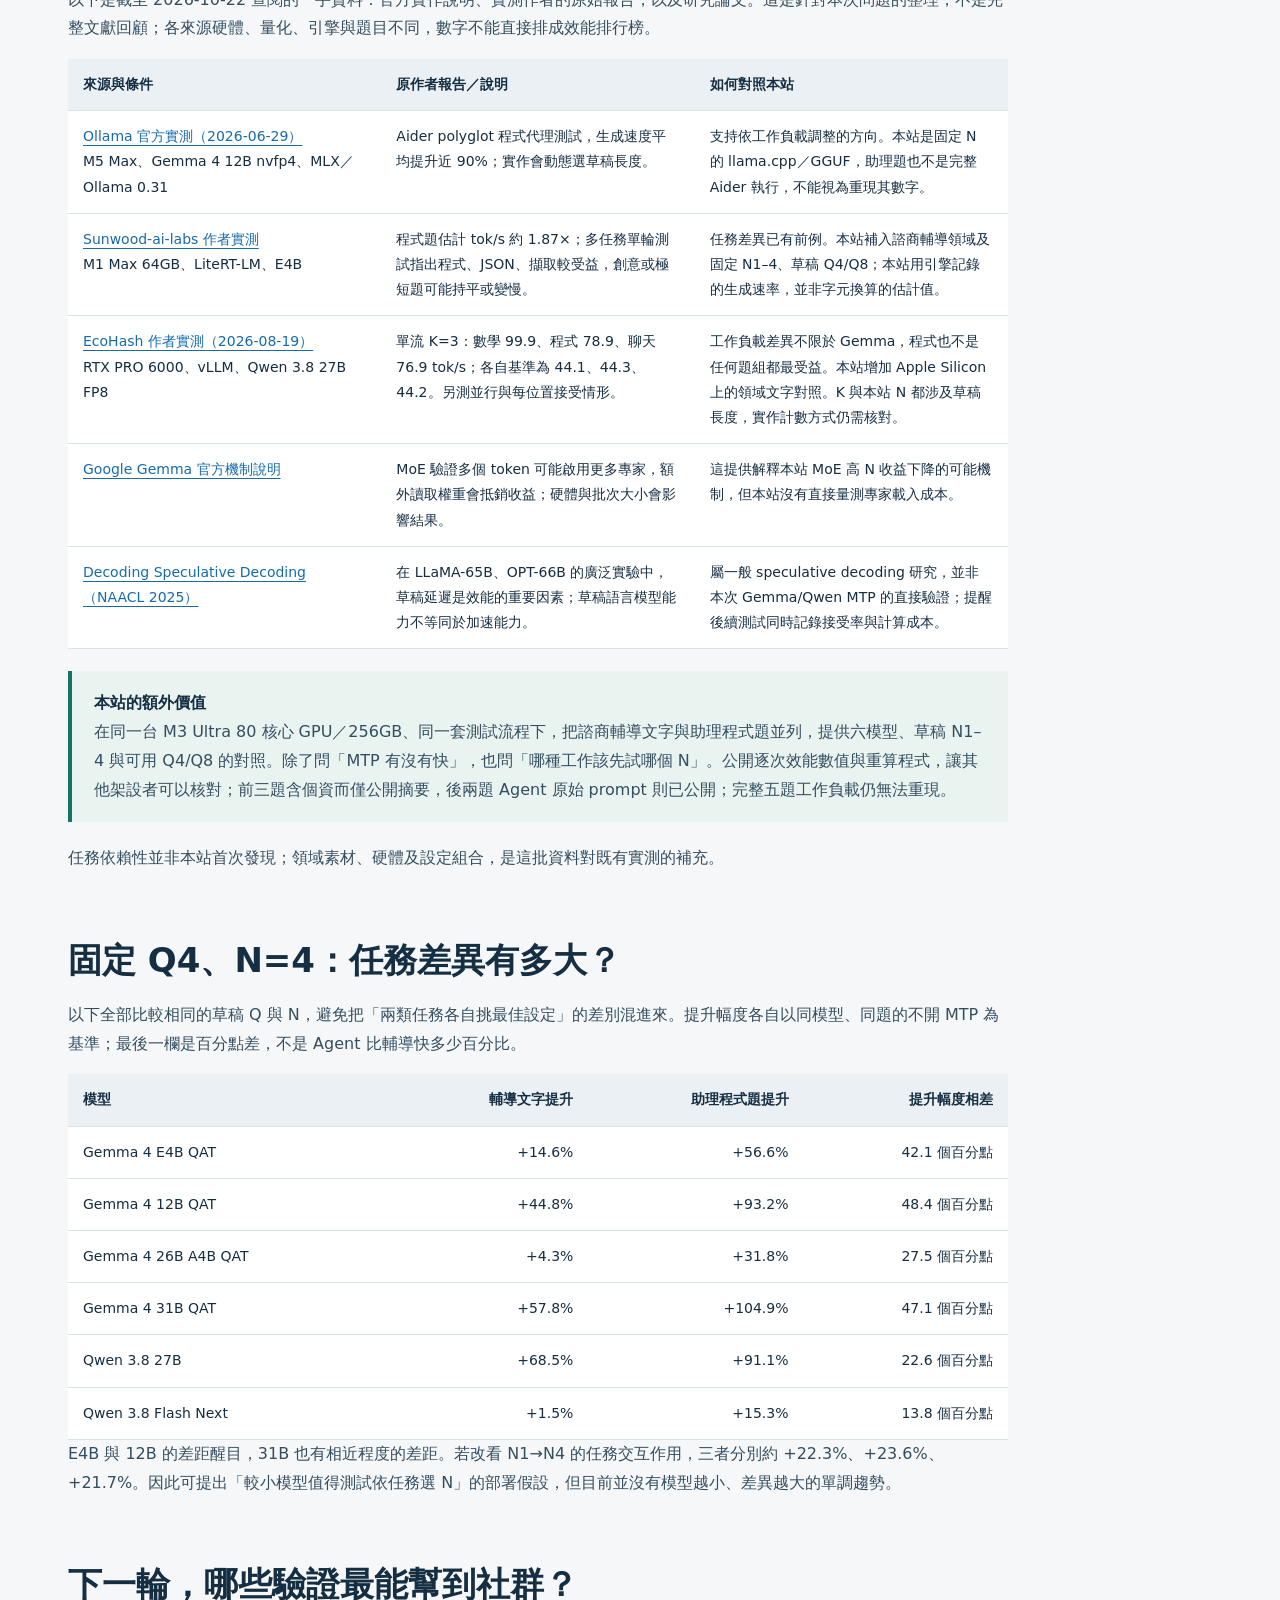
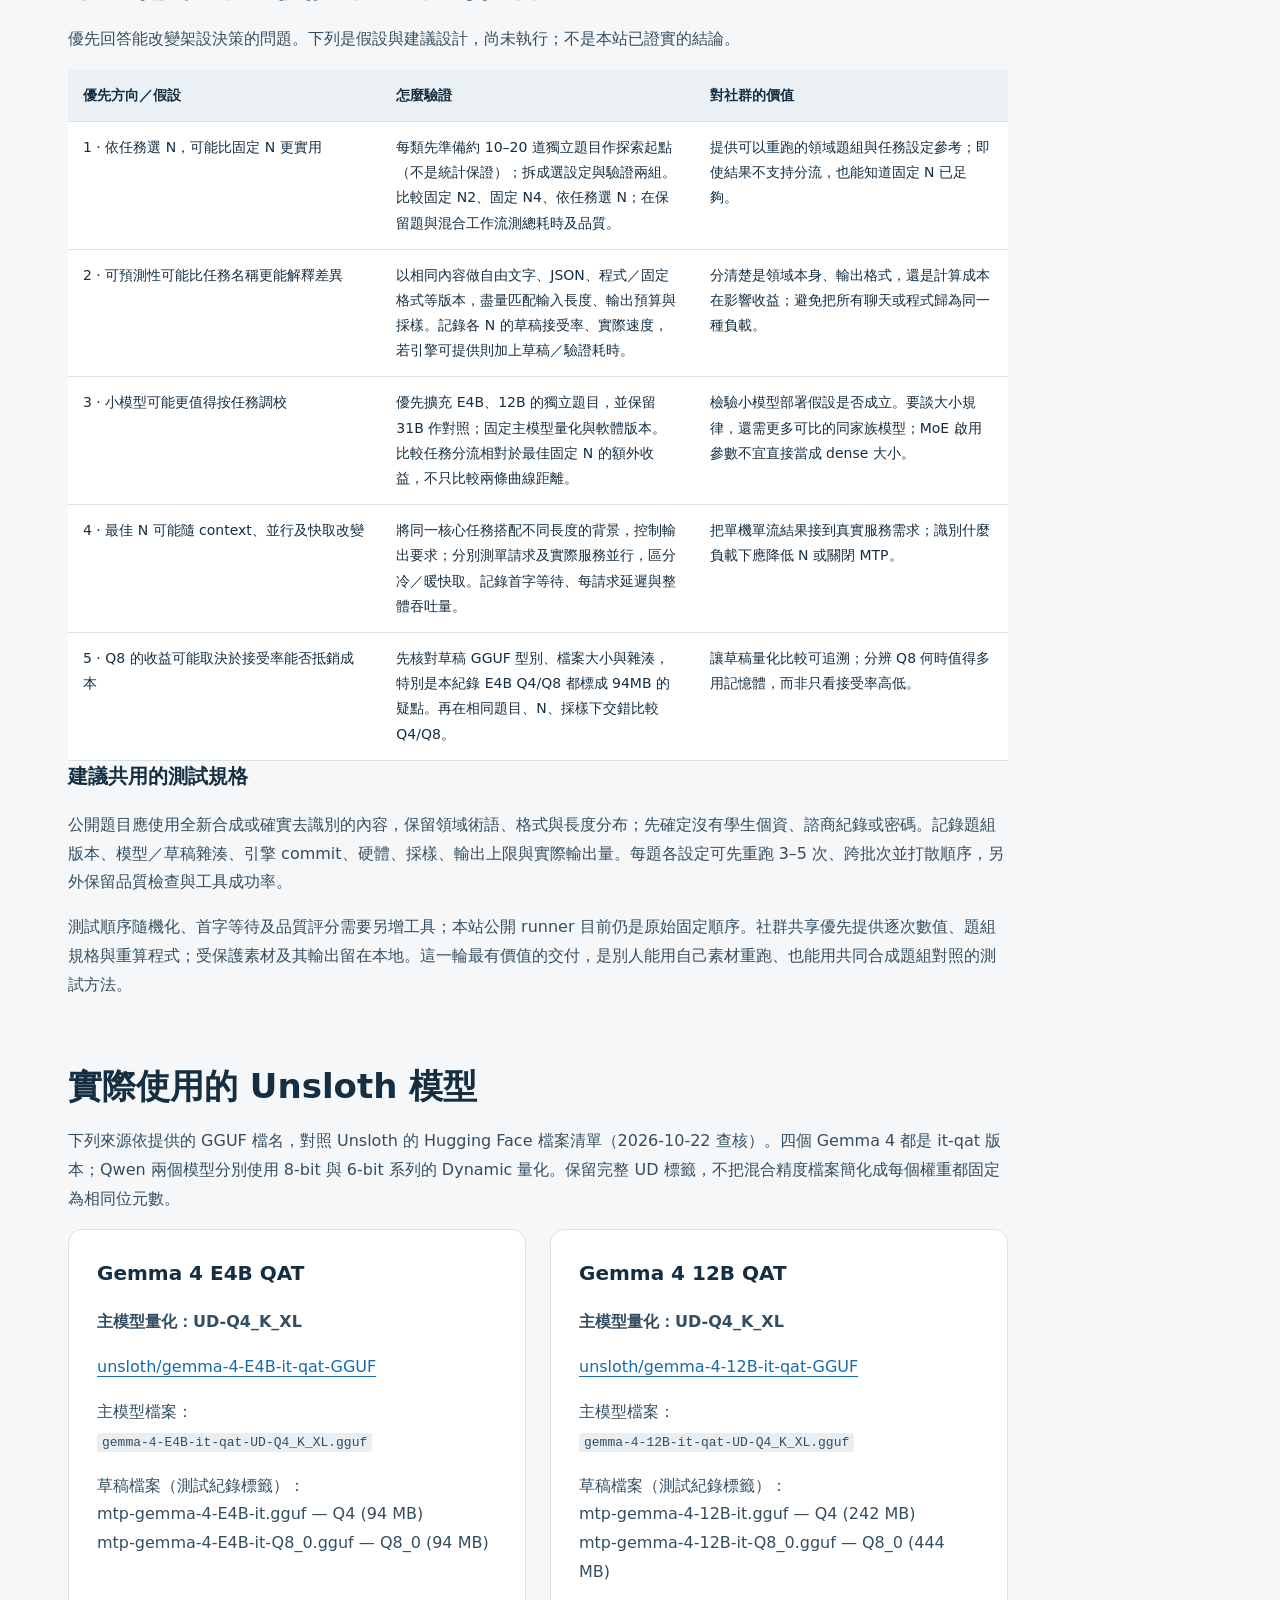
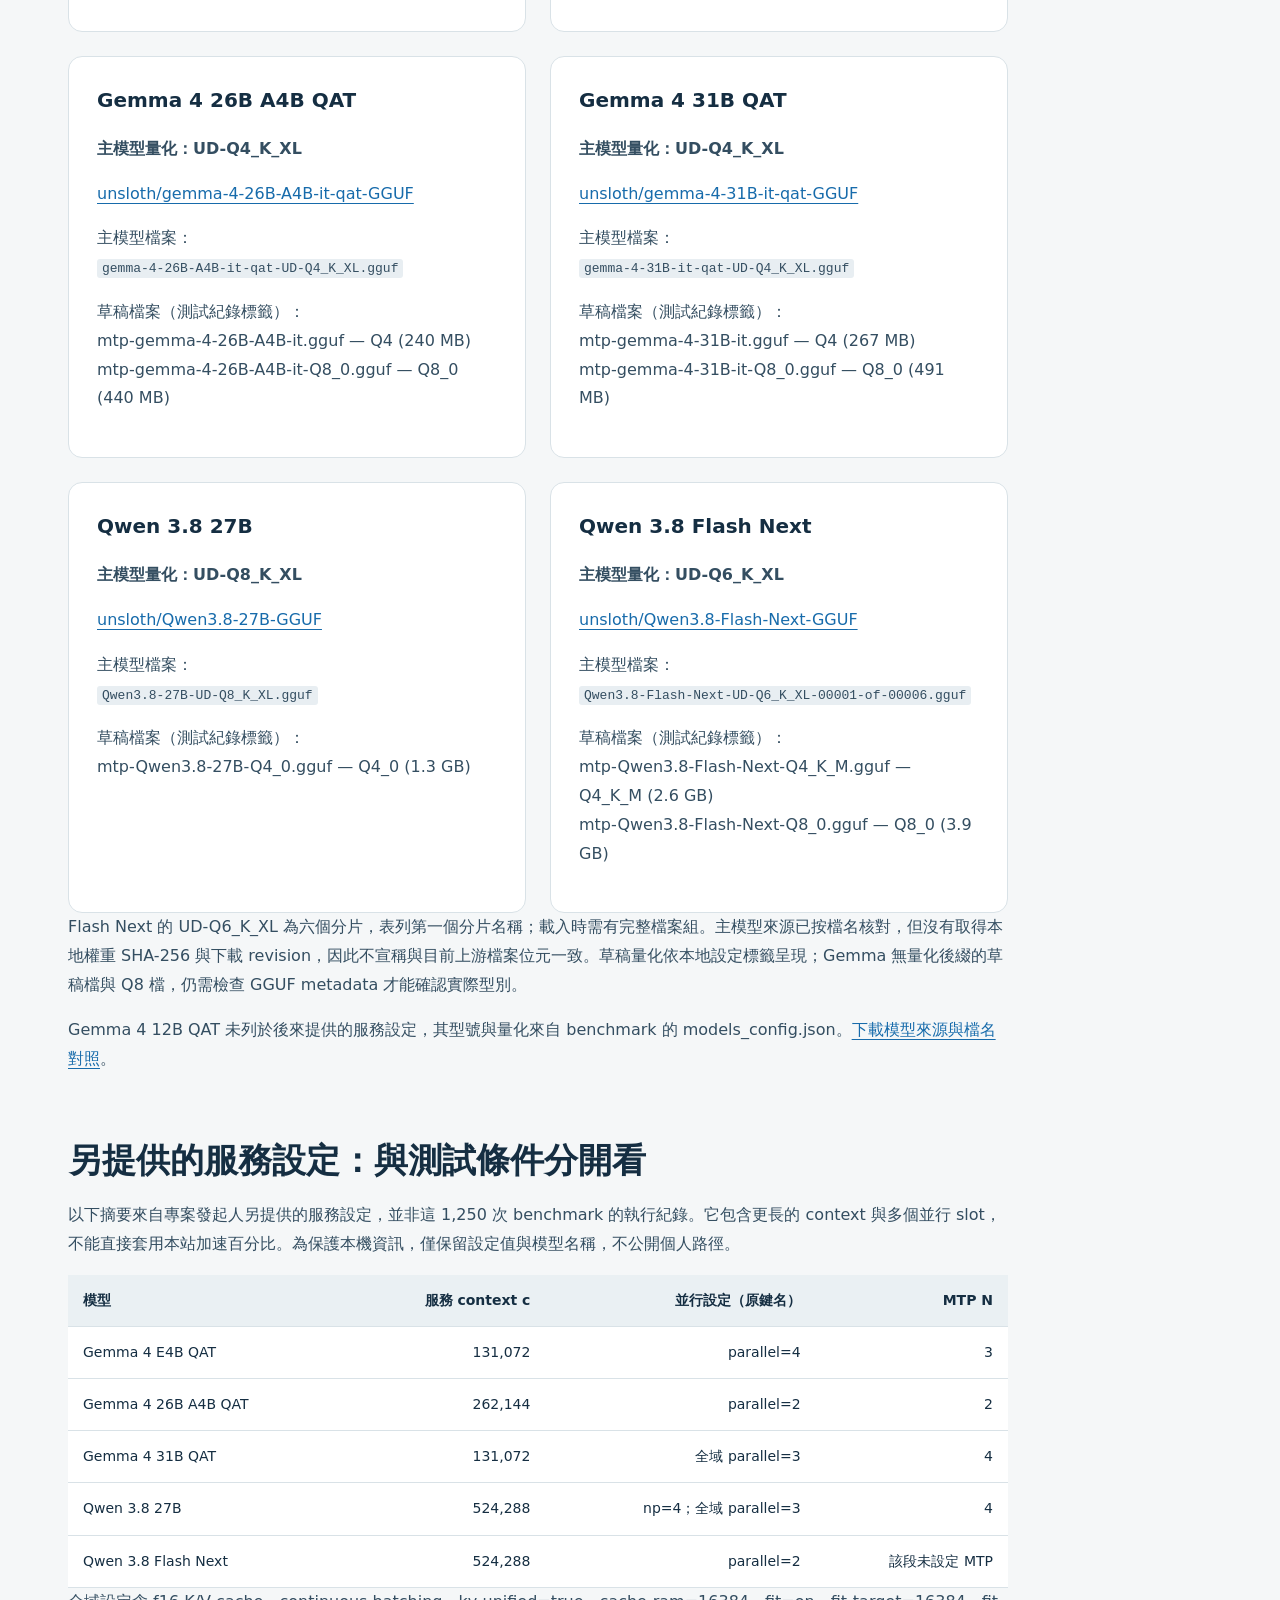
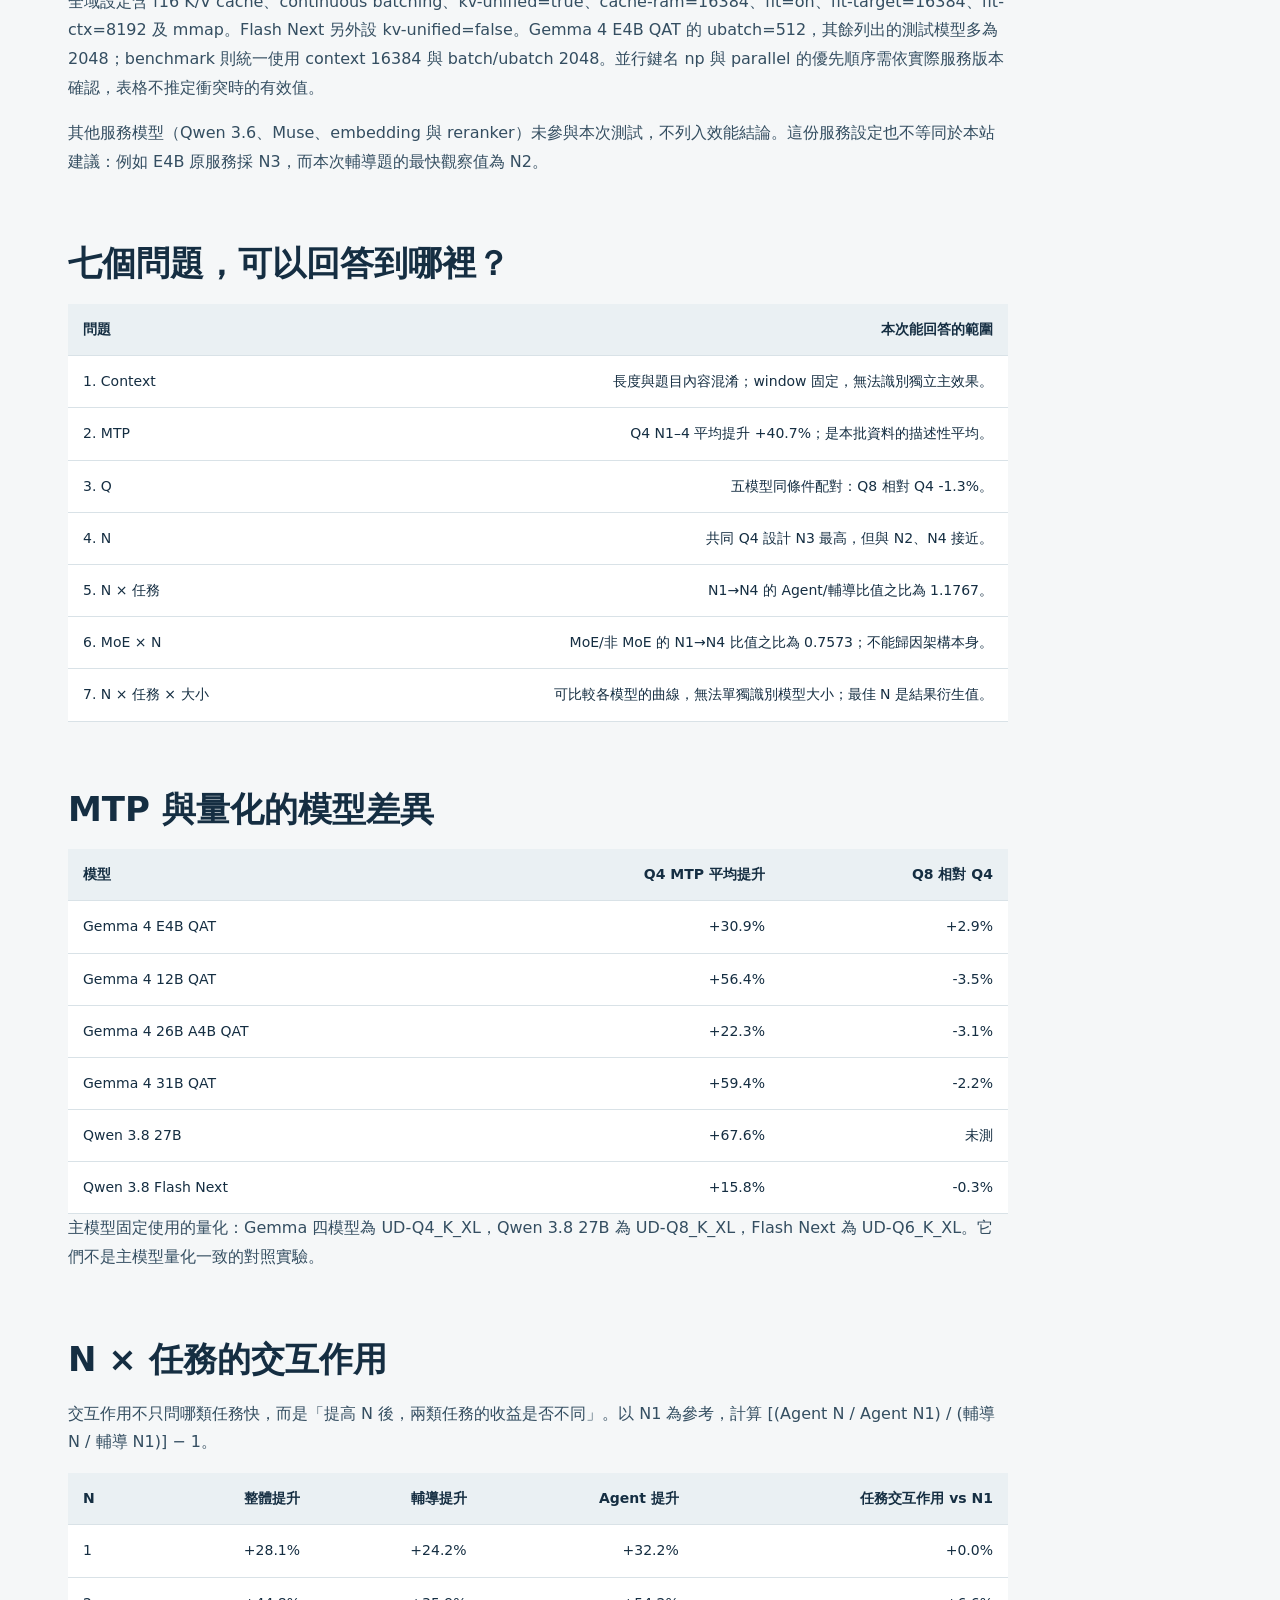
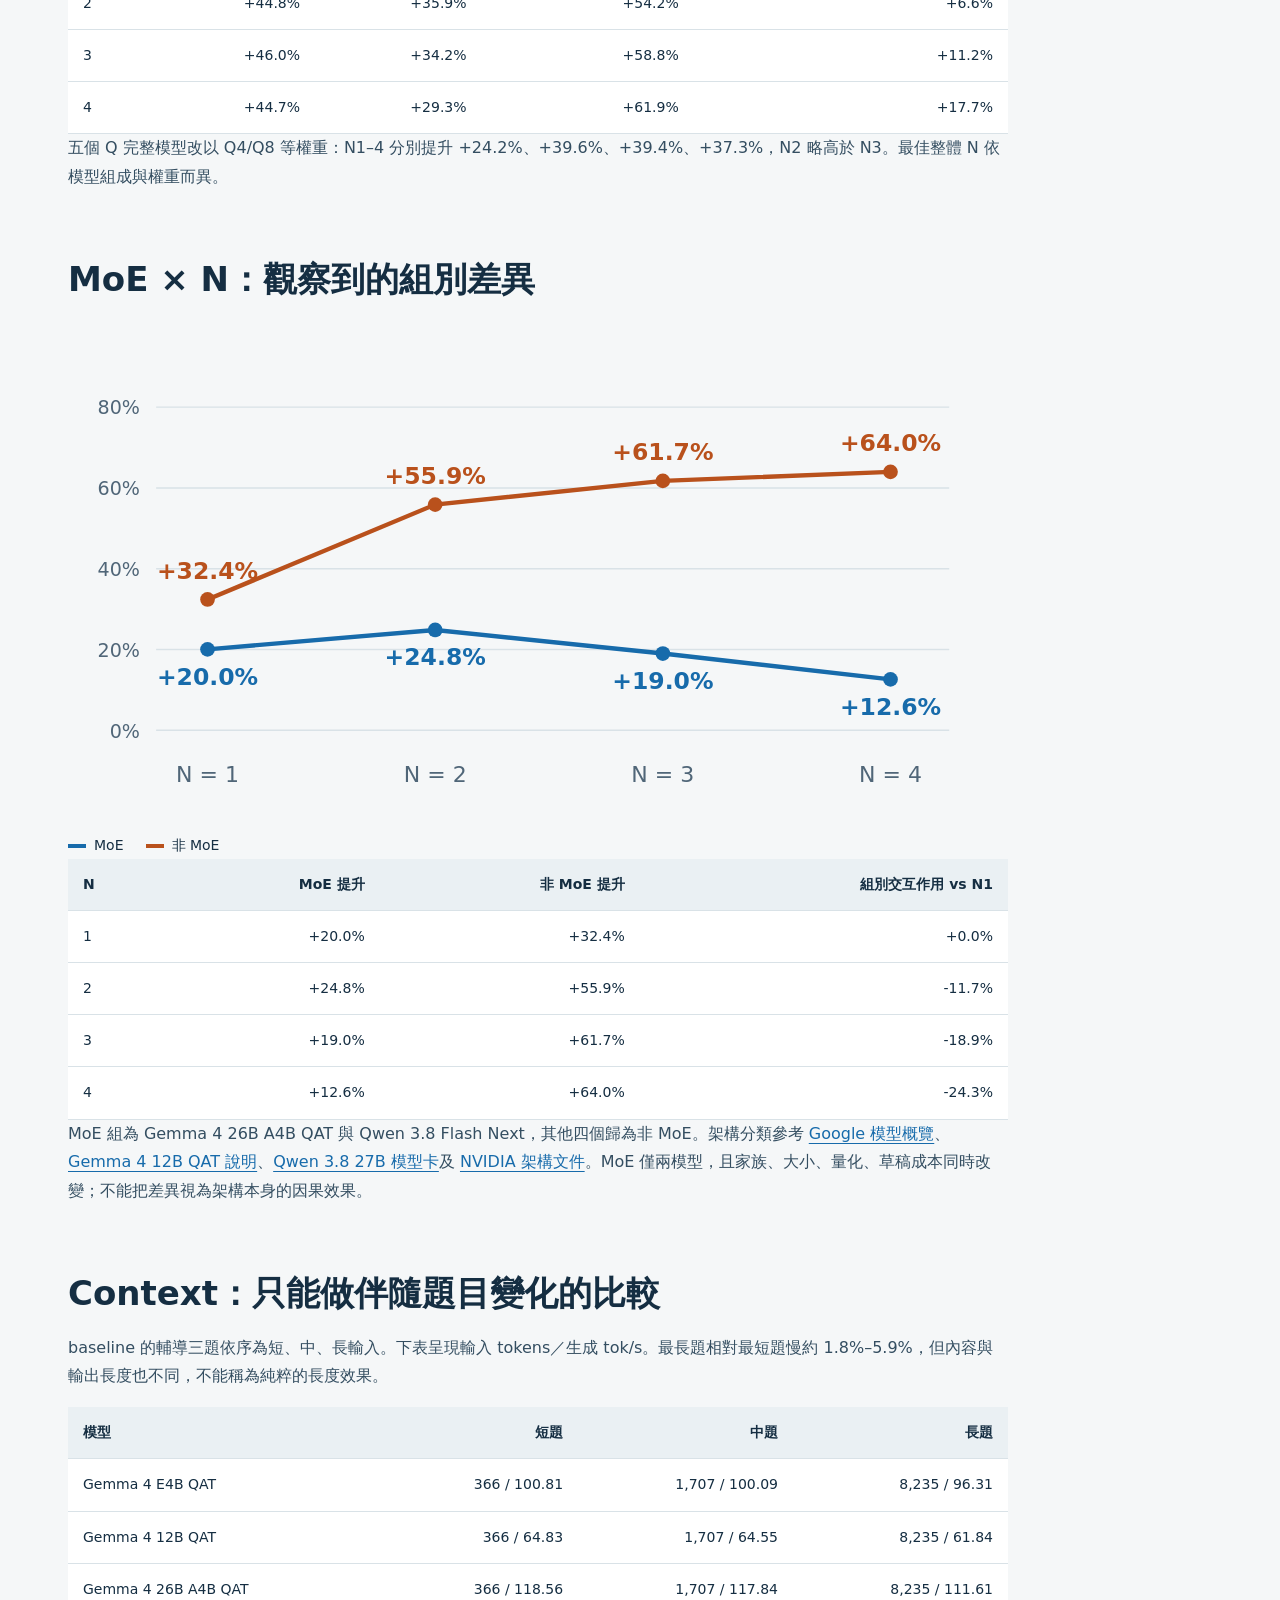
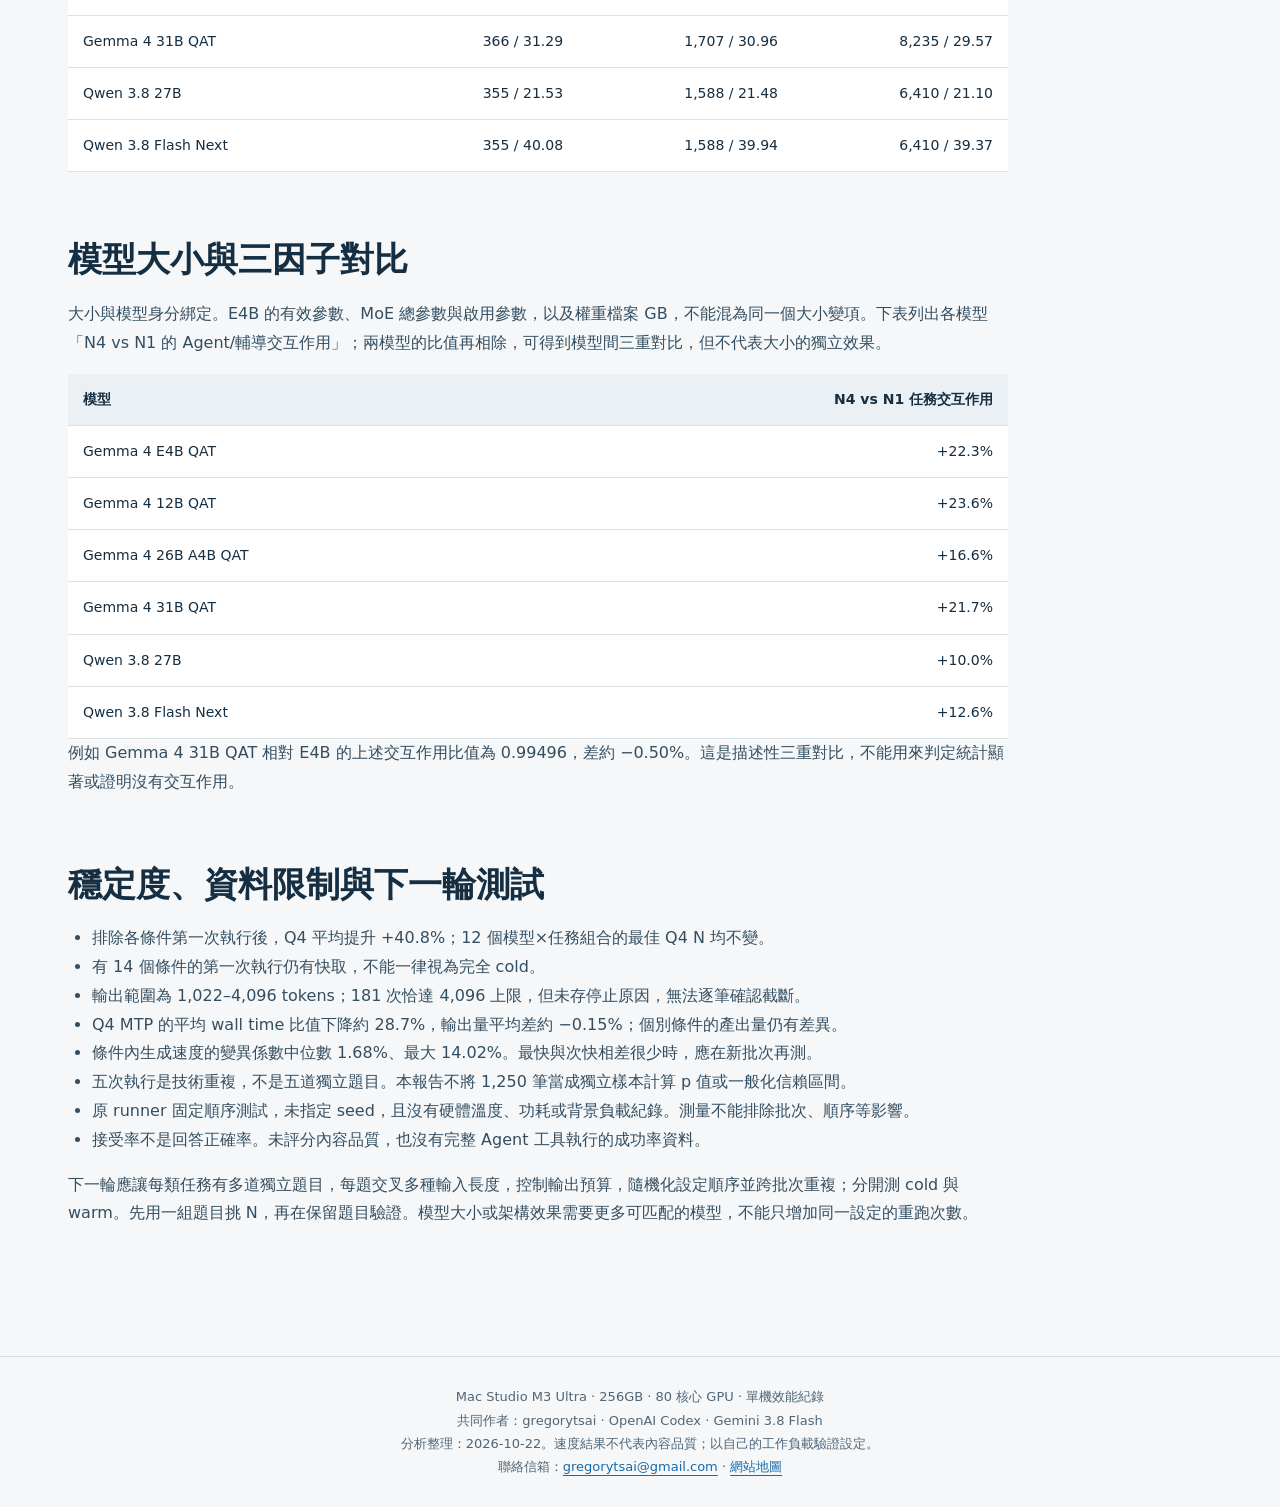
<file: analysis.html>
<!doctype html><html lang="zh-Hant"><head><meta charset="utf-8"><meta name="google-site-verification" content="mWQ59Rie_MkAK8-ilMG1MrZ9TO_OLtLBGmgvyCpdYcQ"><meta name="viewport" content="width=device-width, initial-scale=1"><title>技術與分析｜Mac Studio MTP 實測</title><meta name="description" content="Mac Studio M3 Ultra 256GB · 80 核心 GPU MTP 實測：用圖表比較六個模型與 N=1–4，找出適合文字與 Agent 題目的設定。"><link rel="canonical" href="https://gregorytsai.github.io/mac-studio-m3-ultra-mtp-benchmark/analysis.html"><link rel="sitemap" type="application/xml" href="sitemap.xml"><link rel="stylesheet" href="assets/style.css?v=3d9e9a990e"><link rel="alternate" hreflang="zh-Hant" href="https://gregorytsai.github.io/mac-studio-m3-ultra-mtp-benchmark/analysis.html"><link rel="alternate" hreflang="en" href="https://gregorytsai.github.io/mac-studio-m3-ultra-mtp-benchmark/analysis-en.html"><link rel="alternate" hreflang="x-default" href="https://gregorytsai.github.io/mac-studio-m3-ultra-mtp-benchmark/analysis.html"></head><body><a class="skip" href="#main">跳到主要內容</a><header><nav aria-label="主要導覽"><a class="brand" href="index.html">MTP / FIELD NOTES</a><div class="links"><a href="index.html">設定指南</a><a href="analysis.html" aria-current="page">技術與分析</a><a href="resources.html">資料與程式碼</a><a href="https://github.com/gregorytsai/mac-studio-m3-ultra-mtp-benchmark">GitHub ↗</a><a class="language-switch" href="analysis-en.html" lang="en" hreflang="en">English</a></div></nav></header><main id="main"><div class="page-title"><div class="eyebrow">Methods / Evidence / Limits</div><h1>技術與分析</h1><p class="lead">把「這批資料顯示什麼」與「還不能推論什麼」分開，讓設定建議有可追溯的依據。</p></div><div class="prose"><section id="environment"><h2>測試環境與資料來源</h2><p>NAS 環境紀錄：Mac Studio、Apple M3 Ultra，32 核心 CPU（24 效能＋8 節能），256GB 統一記憶體；Darwin 25.6.0 arm64。80 核心 GPU 由專案發起人補充確認。</p><p>推論環境記載 llama.cpp v0.7.0、commit 620d2225c、Metal、f16 KV cache 與 Metal peer memory。這些是原環境檔的紀錄，未在本次整理時重新登入測試機驗證。</p><pre><code>--host 127.0.0.1 --port 8088
--jinja --flash-attn on --n-gpu-layers all
-c 16384 -b 2048 -ub 2048
temperature = 0.7
max_tokens = 4096
runs per prompt = 5</code></pre><p>6 模型 × 各自可用設定 × 5 題，共 250 個條件、1,250 次執行。五模型有 baseline＋Q4/Q8×N1–4；Qwen 3.8 27B 只有 baseline＋Q4×N1–4。各設定的 context window 都是 16,384，沒有操弄 window 大小。輸入長度則隨題目與 tokenizer 不同。</p><div class="note"><strong>來源不一致的處理：</strong>舊 README 說 Flash Next 只測 baseline，但 JSON 有 Q4/Q8、N1–4 且接受率非零，故依實際數值記錄分析。舊報表程式的版本字樣是 v0.6.0，環境檔寫 v0.7.0，runner 也有版本回退邏輯；無完整執行 log，不能保證每次執行的二進位版本相同。E4B Q4 與 Q8 都標為 94MB，實際 GGUF 型別及檔案大小尚未驗證。</div></section>
<section><h2>數值如何計算</h2><ol><li>每個模型×設定×題目，先算 5 次生成速度的算術平均。</li><li>在同模型、同題目內，除以不開 MTP 的速度，得到加速比。</li><li>對加速比取幾何平均；模型等權重，兩類任務各佔 50%，類內題目等權重。</li></ol><p>共同設計使用 Q4。Q8/Q4 比較只用五個條件完整的模型，於同題目、同 N 配對。baseline 不具有 Q，不複製成兩份當作獨立觀察。</p><pre><code>加速比 = mean(speed_MTP) / mean(speed_baseline)
速度提升 (%) = (加速比 - 1) × 100
彙整 = exp(weighted_mean(log(加速比)))</code></pre><p>1.41× 約等於每秒輸出多 41%。固定輸出量時，僅生成階段的時間比例約為 1/1.41；這不是實測總等待時間的換算，prefill 與產出量仍會影響整體耗時。</p></section><section id="related-work"><h2>公開實測怎麼說？這次補上什麼？</h2><p>以下是截至 2026-10-22 查閱的一手資料：官方實作說明、實測作者的原始報告，以及研究論文。這是針對本次問題的整理，不是完整文獻回顧；各來源硬體、量化、引擎與題目不同，數字不能直接排成效能排行榜。</p><div class="table-wrap"><table><thead><tr><th>來源與條件</th><th>原作者報告／說明</th><th>如何對照本站</th></tr></thead><tbody><tr><td><a href="https://registry.ollama.com/blog/faster-gemma-4-mlx-mtp">Ollama 官方實測（2026-06-29）</a><br>M5 Max、Gemma 4 12B nvfp4、MLX／Ollama 0.31</td><td>Aider polyglot 程式代理測試，生成速度平均提升近 90%；實作會動態選草稿長度。</td><td>支持依工作負載調整的方向。本站是固定 N 的 llama.cpp／GGUF，助理題也不是完整 Aider 執行，不能視為重現其數字。</td></tr><tr><td><a href="https://github.com/Sunwood-ai-labs/gemma4-mtp-benchmark/blob/main/README.md">Sunwood-ai-labs 作者實測</a><br>M1 Max 64GB、LiteRT-LM、E4B</td><td>程式題估計 tok/s 約 1.87×；多任務單輪測試指出程式、JSON、擷取較受益，創意或極短題可能持平或變慢。</td><td>任務差異已有前例。本站補入諮商輔導領域及固定 N1–4、草稿 Q4/Q8；本站用引擎記錄的生成速率，並非字元換算的估計值。</td></tr><tr><td><a href="https://github.com/ecohash-ai/ecohash-benchmarks/blob/main/llm/speculative-decoding-qwen3.8-27b.md">EcoHash 作者實測（2026-08-19）</a><br>RTX PRO 6000、vLLM、Qwen 3.8 27B FP8</td><td>單流 K=3：數學 99.9、程式 78.9、聊天 76.9 tok/s；各自基準為 44.1、44.3、44.2。另測並行與每位置接受情形。</td><td>工作負載差異不限於 Gemma，程式也不是任何題組都最受益。本站增加 Apple Silicon 上的領域文字對照。K 與本站 N 都涉及草稿長度，實作計數方式仍需核對。</td></tr><tr><td><a href="https://ai.google.dev/gemma/docs/mtp/overview">Google Gemma 官方機制說明</a></td><td>MoE 驗證多個 token 可能啟用更多專家，額外讀取權重會抵銷收益；硬體與批次大小會影響結果。</td><td>這提供解釋本站 MoE 高 N 收益下降的可能機制，但本站沒有直接量測專家載入成本。</td></tr><tr><td><a href="https://arxiv.org/abs/2402.01528">Decoding Speculative Decoding（NAACL 2025）</a></td><td>在 LLaMA-65B、OPT-66B 的廣泛實驗中，草稿延遲是效能的重要因素；草稿語言模型能力不等同於加速能力。</td><td>屬一般 speculative decoding 研究，並非本次 Gemma/Qwen MTP 的直接驗證；提醒後續測試同時記錄接受率與計算成本。</td></tr></tbody></table></div><div class="callout"><strong>本站的額外價值</strong><p>在同一台 M3 Ultra 80 核心 GPU／256GB、同一套測試流程下，把諮商輔導文字與助理程式題並列，提供六模型、草稿 N1–4 與可用 Q4/Q8 的對照。除了問「MTP 有沒有快」，也問「哪種工作該先試哪個 N」。公開逐次效能數值與重算程式，讓其他架設者可以核對；前三題含個資而僅公開摘要，後兩題 Agent 原始 prompt 則已公開；完整五題工作負載仍無法重現。</p></div><p>任務依賴性並非本站首次發現；領域素材、硬體及設定組合，是這批資料對既有實測的補充。</p></section><section id="task-evidence"><h2>固定 Q4、N=4：任務差異有多大？</h2><p>以下全部比較相同的草稿 Q 與 N，避免把「兩類任務各自挑最佳設定」的差別混進來。提升幅度各自以同模型、同題的不開 MTP 為基準；最後一欄是百分點差，不是 Agent 比輔導快多少百分比。</p><div class="table-wrap"><table><thead><tr><th>模型</th><th>輔導文字提升</th><th>助理程式題提升</th><th>提升幅度相差</th></tr></thead><tbody><tr><td>Gemma 4 E4B QAT</td><td>+14.6%</td><td>+56.6%</td><td>42.1 個百分點</td></tr><tr><td>Gemma 4 12B QAT</td><td>+44.8%</td><td>+93.2%</td><td>48.4 個百分點</td></tr><tr><td>Gemma 4 26B A4B QAT</td><td>+4.3%</td><td>+31.8%</td><td>27.5 個百分點</td></tr><tr><td>Gemma 4 31B QAT</td><td>+57.8%</td><td>+104.9%</td><td>47.1 個百分點</td></tr><tr><td>Qwen 3.8 27B</td><td>+68.5%</td><td>+91.1%</td><td>22.6 個百分點</td></tr><tr><td>Qwen 3.8 Flash Next</td><td>+1.5%</td><td>+15.3%</td><td>13.8 個百分點</td></tr></tbody></table></div><p>E4B 與 12B 的差距醒目，31B 也有相近程度的差距。若改看 N1→N4 的任務交互作用，三者分別約 +22.3%、+23.6%、+21.7%。因此可提出「較小模型值得測試依任務選 N」的部署假設，但目前並沒有模型越小、差異越大的單調趨勢。</p></section><section id="next-tests"><h2>下一輪，哪些驗證最能幫到社群？</h2><p>優先回答能改變架設決策的問題。下列是假設與建議設計，尚未執行；不是本站已證實的結論。</p><div class="table-wrap"><table><thead><tr><th>優先方向／假設</th><th>怎麼驗證</th><th>對社群的價值</th></tr></thead><tbody><tr><td>1 · 依任務選 N，可能比固定 N 更實用</td><td>每類先準備約 10–20 道獨立題目作探索起點（不是統計保證）；拆成選設定與驗證兩組。比較固定 N2、固定 N4、依任務選 N；在保留題與混合工作流測總耗時及品質。</td><td>提供可以重跑的領域題組與任務設定參考；即使結果不支持分流，也能知道固定 N 已足夠。</td></tr><tr><td>2 · 可預測性可能比任務名稱更能解釋差異</td><td>以相同內容做自由文字、JSON、程式／固定格式等版本，盡量匹配輸入長度、輸出預算與採樣。記錄各 N 的草稿接受率、實際速度，若引擎可提供則加上草稿／驗證耗時。</td><td>分清楚是領域本身、輸出格式，還是計算成本在影響收益；避免把所有聊天或程式歸為同一種負載。</td></tr><tr><td>3 · 小模型可能更值得按任務調校</td><td>優先擴充 E4B、12B 的獨立題目，並保留 31B 作對照；固定主模型量化與軟體版本。比較任務分流相對於最佳固定 N 的額外收益，不只比較兩條曲線距離。</td><td>檢驗小模型部署假設是否成立。要談大小規律，還需更多可比的同家族模型；MoE 啟用參數不宜直接當成 dense 大小。</td></tr><tr><td>4 · 最佳 N 可能隨 context、並行及快取改變</td><td>將同一核心任務搭配不同長度的背景，控制輸出要求；分別測單請求及實際服務並行，區分冷／暖快取。記錄首字等待、每請求延遲與整體吞吐量。</td><td>把單機單流結果接到真實服務需求；識別什麼負載下應降低 N 或關閉 MTP。</td></tr><tr><td>5 · Q8 的收益可能取決於接受率能否抵銷成本</td><td>先核對草稿 GGUF 型別、檔案大小與雜湊，特別是本紀錄 E4B Q4/Q8 都標成 94MB 的疑點。再在相同題目、N、採樣下交錯比較 Q4/Q8。</td><td>讓草稿量化比較可追溯；分辨 Q8 何時值得多用記憶體，而非只看接受率高低。</td></tr></tbody></table></div><h3>建議共用的測試規格</h3><p>公開題目應使用全新合成或確實去識別的內容，保留領域術語、格式與長度分布；先確定沒有學生個資、諮商紀錄或密碼。記錄題組版本、模型／草稿雜湊、引擎 commit、硬體、採樣、輸出上限與實際輸出量。每題各設定可先重跑 3–5 次、跨批次並打散順序，另外保留品質檢查與工具成功率。</p><p>測試順序隨機化、首字等待及品質評分需要另增工具；本站公開 runner 目前仍是原始固定順序。社群共享優先提供逐次數值、題組規格與重算程式；受保護素材及其輸出留在本地。這一輪最有價值的交付，是別人能用自己素材重跑、也能用共同合成題組對照的測試方法。</p></section><section id="model-sources"><h2>實際使用的 Unsloth 模型</h2><p>下列來源依提供的 GGUF 檔名，對照 Unsloth 的 Hugging Face 檔案清單（2026-10-22 查核）。四個 Gemma 4 都是 it-qat 版本；Qwen 兩個模型分別使用 8-bit 與 6-bit 系列的 Dynamic 量化。保留完整 UD 標籤，不把混合精度檔案簡化成每個權重都固定為相同位元數。</p><div class="two"><article class="panel"><h3>Gemma 4 E4B QAT</h3><p><strong>主模型量化：UD-Q4_K_XL</strong></p><p class="file"><a href="https://huggingface.co/unsloth/gemma-4-E4B-it-qat-GGUF">unsloth/gemma-4-E4B-it-qat-GGUF</a></p><p class="file">主模型檔案：<br><code>gemma-4-E4B-it-qat-UD-Q4_K_XL.gguf</code></p><p class="file">草稿檔案（測試紀錄標籤）：<br>mtp-gemma-4-E4B-it.gguf — Q4 (94 MB)<br>mtp-gemma-4-E4B-it-Q8_0.gguf — Q8_0 (94 MB)</p></article><article class="panel"><h3>Gemma 4 12B QAT</h3><p><strong>主模型量化：UD-Q4_K_XL</strong></p><p class="file"><a href="https://huggingface.co/unsloth/gemma-4-12B-it-qat-GGUF">unsloth/gemma-4-12B-it-qat-GGUF</a></p><p class="file">主模型檔案：<br><code>gemma-4-12B-it-qat-UD-Q4_K_XL.gguf</code></p><p class="file">草稿檔案（測試紀錄標籤）：<br>mtp-gemma-4-12B-it.gguf — Q4 (242 MB)<br>mtp-gemma-4-12B-it-Q8_0.gguf — Q8_0 (444 MB)</p></article><article class="panel"><h3>Gemma 4 26B A4B QAT</h3><p><strong>主模型量化：UD-Q4_K_XL</strong></p><p class="file"><a href="https://huggingface.co/unsloth/gemma-4-26B-A4B-it-qat-GGUF">unsloth/gemma-4-26B-A4B-it-qat-GGUF</a></p><p class="file">主模型檔案：<br><code>gemma-4-26B-A4B-it-qat-UD-Q4_K_XL.gguf</code></p><p class="file">草稿檔案（測試紀錄標籤）：<br>mtp-gemma-4-26B-A4B-it.gguf — Q4 (240 MB)<br>mtp-gemma-4-26B-A4B-it-Q8_0.gguf — Q8_0 (440 MB)</p></article><article class="panel"><h3>Gemma 4 31B QAT</h3><p><strong>主模型量化：UD-Q4_K_XL</strong></p><p class="file"><a href="https://huggingface.co/unsloth/gemma-4-31B-it-qat-GGUF">unsloth/gemma-4-31B-it-qat-GGUF</a></p><p class="file">主模型檔案：<br><code>gemma-4-31B-it-qat-UD-Q4_K_XL.gguf</code></p><p class="file">草稿檔案（測試紀錄標籤）：<br>mtp-gemma-4-31B-it.gguf — Q4 (267 MB)<br>mtp-gemma-4-31B-it-Q8_0.gguf — Q8_0 (491 MB)</p></article><article class="panel"><h3>Qwen 3.8 27B</h3><p><strong>主模型量化：UD-Q8_K_XL</strong></p><p class="file"><a href="https://huggingface.co/unsloth/Qwen3.8-27B-GGUF">unsloth/Qwen3.8-27B-GGUF</a></p><p class="file">主模型檔案：<br><code>Qwen3.8-27B-UD-Q8_K_XL.gguf</code></p><p class="file">草稿檔案（測試紀錄標籤）：<br>mtp-Qwen3.8-27B-Q4_0.gguf — Q4_0 (1.3 GB)</p></article><article class="panel"><h3>Qwen 3.8 Flash Next</h3><p><strong>主模型量化：UD-Q6_K_XL</strong></p><p class="file"><a href="https://huggingface.co/unsloth/Qwen3.8-Flash-Next-GGUF">unsloth/Qwen3.8-Flash-Next-GGUF</a></p><p class="file">主模型檔案：<br><code>Qwen3.8-Flash-Next-UD-Q6_K_XL-00001-of-00006.gguf</code></p><p class="file">草稿檔案（測試紀錄標籤）：<br>mtp-Qwen3.8-Flash-Next-Q4_K_M.gguf — Q4_K_M (2.6 GB)<br>mtp-Qwen3.8-Flash-Next-Q8_0.gguf — Q8_0 (3.9 GB)</p></article></div><p>Flash Next 的 UD-Q6_K_XL 為六個分片，表列第一個分片名稱；載入時需有完整檔案組。主模型來源已按檔名核對，但沒有取得本地權重 SHA-256 與下載 revision，因此不宣稱與目前上游檔案位元一致。草稿量化依本地設定標籤呈現；Gemma 無量化後綴的草稿檔與 Q8 檔，仍需檢查 GGUF metadata 才能確認實際型別。</p><p>Gemma 4 12B QAT 未列於後來提供的服務設定，其型號與量化來自 benchmark 的 models_config.json。<a href="data/model_sources.json">下載模型來源與檔名對照</a>。</p></section><section><h2>另提供的服務設定：與測試條件分開看</h2><p>以下摘要來自專案發起人另提供的服務設定，並非這 1,250 次 benchmark 的執行紀錄。它包含更長的 context 與多個並行 slot，不能直接套用本站加速百分比。為保護本機資訊，僅保留設定值與模型名稱，不公開個人路徑。</p><div class="table-wrap"><table><thead><tr><th>模型</th><th>服務 context c</th><th>並行設定（原鍵名）</th><th>MTP N</th></tr></thead><tbody><tr><td>Gemma 4 E4B QAT</td><td>131,072</td><td>parallel=4</td><td>3</td></tr><tr><td>Gemma 4 26B A4B QAT</td><td>262,144</td><td>parallel=2</td><td>2</td></tr><tr><td>Gemma 4 31B QAT</td><td>131,072</td><td>全域 parallel=3</td><td>4</td></tr><tr><td>Qwen 3.8 27B</td><td>524,288</td><td>np=4；全域 parallel=3</td><td>4</td></tr><tr><td>Qwen 3.8 Flash Next</td><td>524,288</td><td>parallel=2</td><td>該段未設定 MTP</td></tr></tbody></table></div><p>全域設定含 f16 K/V cache、continuous batching、kv-unified=true、cache-ram=16384、fit=on、fit-target=16384、fit-ctx=8192 及 mmap。Flash Next 另外設 kv-unified=false。Gemma 4 E4B QAT 的 ubatch=512，其餘列出的測試模型多為 2048；benchmark 則統一使用 context 16384 與 batch/ubatch 2048。並行鍵名 np 與 parallel 的優先順序需依實際服務版本確認，表格不推定衝突時的有效值。</p><p>其他服務模型（Qwen 3.6、Muse、embedding 與 reranker）未參與本次測試，不列入效能結論。這份服務設定也不等同於本站建議：例如 E4B 原服務採 N3，而本次輔導題的最快觀察值為 N2。</p></section><section><h2>七個問題，可以回答到哪裡？</h2><div class="table-wrap"><table><thead><tr><th>問題</th><th>本次能回答的範圍</th></tr></thead><tbody><tr><td>1. Context</td><td>長度與題目內容混淆；window 固定，無法識別獨立主效果。</td></tr><tr><td>2. MTP</td><td>Q4 N1–4 平均提升 +40.7%；是本批資料的描述性平均。</td></tr><tr><td>3. Q</td><td>五模型同條件配對：Q8 相對 Q4 -1.3%。</td></tr><tr><td>4. N</td><td>共同 Q4 設計 N3 最高，但與 N2、N4 接近。</td></tr><tr><td>5. N × 任務</td><td>N1→N4 的 Agent/輔導比值之比為 1.1767。</td></tr><tr><td>6. MoE × N</td><td>MoE/非 MoE 的 N1→N4 比值之比為 0.7573；不能歸因架構本身。</td></tr><tr><td>7. N × 任務 × 大小</td><td>可比較各模型的曲線，無法單獨識別模型大小；最佳 N 是結果衍生值。</td></tr></tbody></table></div></section><section><h2>MTP 與量化的模型差異</h2><div class="table-wrap"><table><thead><tr><th>模型</th><th>Q4 MTP 平均提升</th><th>Q8 相對 Q4</th></tr></thead><tbody><tr><td>Gemma 4 E4B QAT</td><td>+30.9%</td><td>+2.9%</td></tr><tr><td>Gemma 4 12B QAT</td><td>+56.4%</td><td>-3.5%</td></tr><tr><td>Gemma 4 26B A4B QAT</td><td>+22.3%</td><td>-3.1%</td></tr><tr><td>Gemma 4 31B QAT</td><td>+59.4%</td><td>-2.2%</td></tr><tr><td>Qwen 3.8 27B</td><td>+67.6%</td><td>未測</td></tr><tr><td>Qwen 3.8 Flash Next</td><td>+15.8%</td><td>-0.3%</td></tr></tbody></table></div><p>主模型固定使用的量化：Gemma 四模型為 UD-Q4_K_XL，Qwen 3.8 27B 為 UD-Q8_K_XL，Flash Next 為 UD-Q6_K_XL。它們不是主模型量化一致的對照實驗。</p></section><section><h2>N × 任務的交互作用</h2><p>交互作用不只問哪類任務快，而是「提高 N 後，兩類任務的收益是否不同」。以 N1 為參考，計算 [(Agent N / Agent N1) / (輔導 N / 輔導 N1)] − 1。</p><div class="table-wrap"><table><thead><tr><th>N</th><th>整體提升</th><th>輔導提升</th><th>Agent 提升</th><th>任務交互作用 vs N1</th></tr></thead><tbody><tr><td>1</td><td>+28.1%</td><td>+24.2%</td><td>+32.2%</td><td>+0.0%</td></tr><tr><td>2</td><td>+44.8%</td><td>+35.9%</td><td>+54.2%</td><td>+6.6%</td></tr><tr><td>3</td><td>+46.0%</td><td>+34.2%</td><td>+58.8%</td><td>+11.2%</td></tr><tr><td>4</td><td>+44.7%</td><td>+29.3%</td><td>+61.9%</td><td>+17.7%</td></tr></tbody></table></div><p>五個 Q 完整模型改以 Q4/Q8 等權重：N1–4 分別提升 +24.2%、+39.6%、+39.4%、+37.3%，N2 略高於 N3。最佳整體 N 依模型組成與權重而異。</p></section><section><h2>MoE × N：觀察到的組別差異</h2><svg class="chart" viewBox="0 0 640 350" role="img" aria-label="MoE 與非 MoE 模型的 MTP 速度提升"><title>MoE 與非 MoE 模型的 MTP 速度提升</title><line x1="60" y1="280.0" x2="600" y2="280.0" stroke="#d9e2e7"/><text x="49" y="285.0" text-anchor="end" fill="#506678" font-size="13">0%</text><line x1="60" y1="225.0" x2="600" y2="225.0" stroke="#d9e2e7"/><text x="49" y="230.0" text-anchor="end" fill="#506678" font-size="13">20%</text><line x1="60" y1="170.0" x2="600" y2="170.0" stroke="#d9e2e7"/><text x="49" y="175.0" text-anchor="end" fill="#506678" font-size="13">40%</text><line x1="60" y1="115.0" x2="600" y2="115.0" stroke="#d9e2e7"/><text x="49" y="120.0" text-anchor="end" fill="#506678" font-size="13">60%</text><line x1="60" y1="60.0" x2="600" y2="60.0" stroke="#d9e2e7"/><text x="49" y="65.0" text-anchor="end" fill="#506678" font-size="13">80%</text><text x="95" y="315" text-anchor="middle" fill="#506678" font-size="15">N = 1</text><text x="250" y="315" text-anchor="middle" fill="#506678" font-size="15">N = 2</text><text x="405" y="315" text-anchor="middle" fill="#506678" font-size="15">N = 3</text><text x="560" y="315" text-anchor="middle" fill="#506678" font-size="15">N = 4</text><polyline points="95,224.92600911312937 250,211.7055224861856 405,227.78195726701503 560,245.36448347395765" fill="none" stroke="#176bab" stroke-width="3"/><circle cx="95" cy="224.92600911312937" r="5" fill="#176bab"/><text x="95" y="248.92600911312937" text-anchor="middle" fill="#176bab" font-size="16" font-weight="700">+20.0%</text><circle cx="250" cy="211.7055224861856" r="5" fill="#176bab"/><text x="250" y="235.7055224861856" text-anchor="middle" fill="#176bab" font-size="16" font-weight="700">+24.8%</text><circle cx="405" cy="227.78195726701503" r="5" fill="#176bab"/><text x="405" y="251.78195726701503" text-anchor="middle" fill="#176bab" font-size="16" font-weight="700">+19.0%</text><circle cx="560" cy="245.36448347395765" r="5" fill="#176bab"/><text x="560" y="269.36448347395765" text-anchor="middle" fill="#176bab" font-size="16" font-weight="700">+12.6%</text><polyline points="95,190.938876980861 250,126.35148715038508 405,110.20675468413049 560,104.05260826319207" fill="none" stroke="#b9511c" stroke-width="3"/><circle cx="95" cy="190.938876980861" r="5" fill="#b9511c"/><text x="95" y="176.938876980861" text-anchor="middle" fill="#b9511c" font-size="16" font-weight="700">+32.4%</text><circle cx="250" cy="126.35148715038508" r="5" fill="#b9511c"/><text x="250" y="112.35148715038508" text-anchor="middle" fill="#b9511c" font-size="16" font-weight="700">+55.9%</text><circle cx="405" cy="110.20675468413049" r="5" fill="#b9511c"/><text x="405" y="96.20675468413049" text-anchor="middle" fill="#b9511c" font-size="16" font-weight="700">+61.7%</text><circle cx="560" cy="104.05260826319207" r="5" fill="#b9511c"/><text x="560" y="90.05260826319207" text-anchor="middle" fill="#b9511c" font-size="16" font-weight="700">+64.0%</text></svg><div class="legend"><span>MoE</span><span>非 MoE</span></div><div class="table-wrap"><table><thead><tr><th>N</th><th>MoE 提升</th><th>非 MoE 提升</th><th>組別交互作用 vs N1</th></tr></thead><tbody><tr><td>1</td><td>+20.0%</td><td>+32.4%</td><td>+0.0%</td></tr><tr><td>2</td><td>+24.8%</td><td>+55.9%</td><td>-11.7%</td></tr><tr><td>3</td><td>+19.0%</td><td>+61.7%</td><td>-18.9%</td></tr><tr><td>4</td><td>+12.6%</td><td>+64.0%</td><td>-24.3%</td></tr></tbody></table></div><p>MoE 組為 Gemma 4 26B A4B QAT 與 Qwen 3.8 Flash Next，其他四個歸為非 MoE。架構分類參考 <a href="https://ai.google.dev/gemma/docs/core.md">Google 模型概覽</a>、<a href="https://developers.googleblog.com/gemma-4-12b-the-developer-guide/">Gemma 4 12B QAT 說明</a>、<a href="https://huggingface.co/Qwen/Qwen3.8-27B">Qwen 3.8 27B 模型卡</a>及 <a href="https://docs.nvidia.com/nemo/automodel/nightly/model-coverage/large-language-models/qwen/qwen3-8-flash-next">NVIDIA 架構文件</a>。MoE 僅兩模型，且家族、大小、量化、草稿成本同時改變；不能把差異視為架構本身的因果效果。</p></section><section><h2>Context：只能做伴隨題目變化的比較</h2><p>baseline 的輔導三題依序為短、中、長輸入。下表呈現輸入 tokens／生成 tok/s。最長題相對最短題慢約 1.8%–5.9%，但內容與輸出長度也不同，不能稱為純粹的長度效果。</p><div class="table-wrap"><table><thead><tr><th>模型</th><th>短題</th><th>中題</th><th>長題</th></tr></thead><tbody><tr><td>Gemma 4 E4B QAT</td><td>366 / 100.81</td><td>1,707 / 100.09</td><td>8,235 / 96.31</td></tr><tr><td>Gemma 4 12B QAT</td><td>366 / 64.83</td><td>1,707 / 64.55</td><td>8,235 / 61.84</td></tr><tr><td>Gemma 4 26B A4B QAT</td><td>366 / 118.56</td><td>1,707 / 117.84</td><td>8,235 / 111.61</td></tr><tr><td>Gemma 4 31B QAT</td><td>366 / 31.29</td><td>1,707 / 30.96</td><td>8,235 / 29.57</td></tr><tr><td>Qwen 3.8 27B</td><td>355 / 21.53</td><td>1,588 / 21.48</td><td>6,410 / 21.10</td></tr><tr><td>Qwen 3.8 Flash Next</td><td>355 / 40.08</td><td>1,588 / 39.94</td><td>6,410 / 39.37</td></tr></tbody></table></div></section><section><h2>模型大小與三因子對比</h2><p>大小與模型身分綁定。E4B 的有效參數、MoE 總參數與啟用參數，以及權重檔案 GB，不能混為同一個大小變項。下表列出各模型「N4 vs N1 的 Agent/輔導交互作用」；兩模型的比值再相除，可得到模型間三重對比，但不代表大小的獨立效果。</p><div class="table-wrap"><table><thead><tr><th>模型</th><th>N4 vs N1 任務交互作用</th></tr></thead><tbody><tr><td>Gemma 4 E4B QAT</td><td>+22.3%</td></tr><tr><td>Gemma 4 12B QAT</td><td>+23.6%</td></tr><tr><td>Gemma 4 26B A4B QAT</td><td>+16.6%</td></tr><tr><td>Gemma 4 31B QAT</td><td>+21.7%</td></tr><tr><td>Qwen 3.8 27B</td><td>+10.0%</td></tr><tr><td>Qwen 3.8 Flash Next</td><td>+12.6%</td></tr></tbody></table></div><p>例如 Gemma 4 31B QAT 相對 E4B 的上述交互作用比值為 0.99496，差約 −0.50%。這是描述性三重對比，不能用來判定統計顯著或證明沒有交互作用。</p></section><section><h2>穩定度、資料限制與下一輪測試</h2><ul><li>排除各條件第一次執行後，Q4 平均提升 +40.8%；12 個模型×任務組合的最佳 Q4 N 均不變。</li><li>有 14 個條件的第一次執行仍有快取，不能一律視為完全 cold。</li><li>輸出範圍為 1,022–4,096 tokens；181 次恰達 4,096 上限，但未存停止原因，無法逐筆確認截斷。</li><li>Q4 MTP 的平均 wall time 比值下降約 28.7%，輸出量平均差約 −0.15%；個別條件的產出量仍有差異。</li><li>條件內生成速度的變異係數中位數 1.68%、最大 14.02%。最快與次快相差很少時，應在新批次再測。</li><li>五次執行是技術重複，不是五道獨立題目。本報告不將 1,250 筆當成獨立樣本計算 p 值或一般化信賴區間。</li><li>原 runner 固定順序測試，未指定 seed，且沒有硬體溫度、功耗或背景負載紀錄。測量不能排除批次、順序等影響。</li><li>接受率不是回答正確率。未評分內容品質，也沒有完整 Agent 工具執行的成功率資料。</li></ul><p>下一輪應讓每類任務有多道獨立題目，每題交叉多種輸入長度，控制輸出預算，隨機化設定順序並跨批次重複；分開測 cold 與 warm。先用一組題目挑 N，再在保留題目驗證。模型大小或架構效果需要更多可匹配的模型，不能只增加同一設定的重跑次數。</p></section></div></main><footer>Mac Studio M3 Ultra · 256GB · 80 核心 GPU · 單機效能紀錄<br>共同作者：gregorytsai · OpenAI Codex · Gemini 3.8 Flash<br>分析整理：2026-10-22。速度結果不代表內容品質；以自己的工作負載驗證設定。<br>聯絡信箱：<a href="mailto:gregorytsai@gmail.com">gregorytsai@gmail.com</a> · <a href="sitemap.xml">網站地圖</a></footer></body></html>
</file>
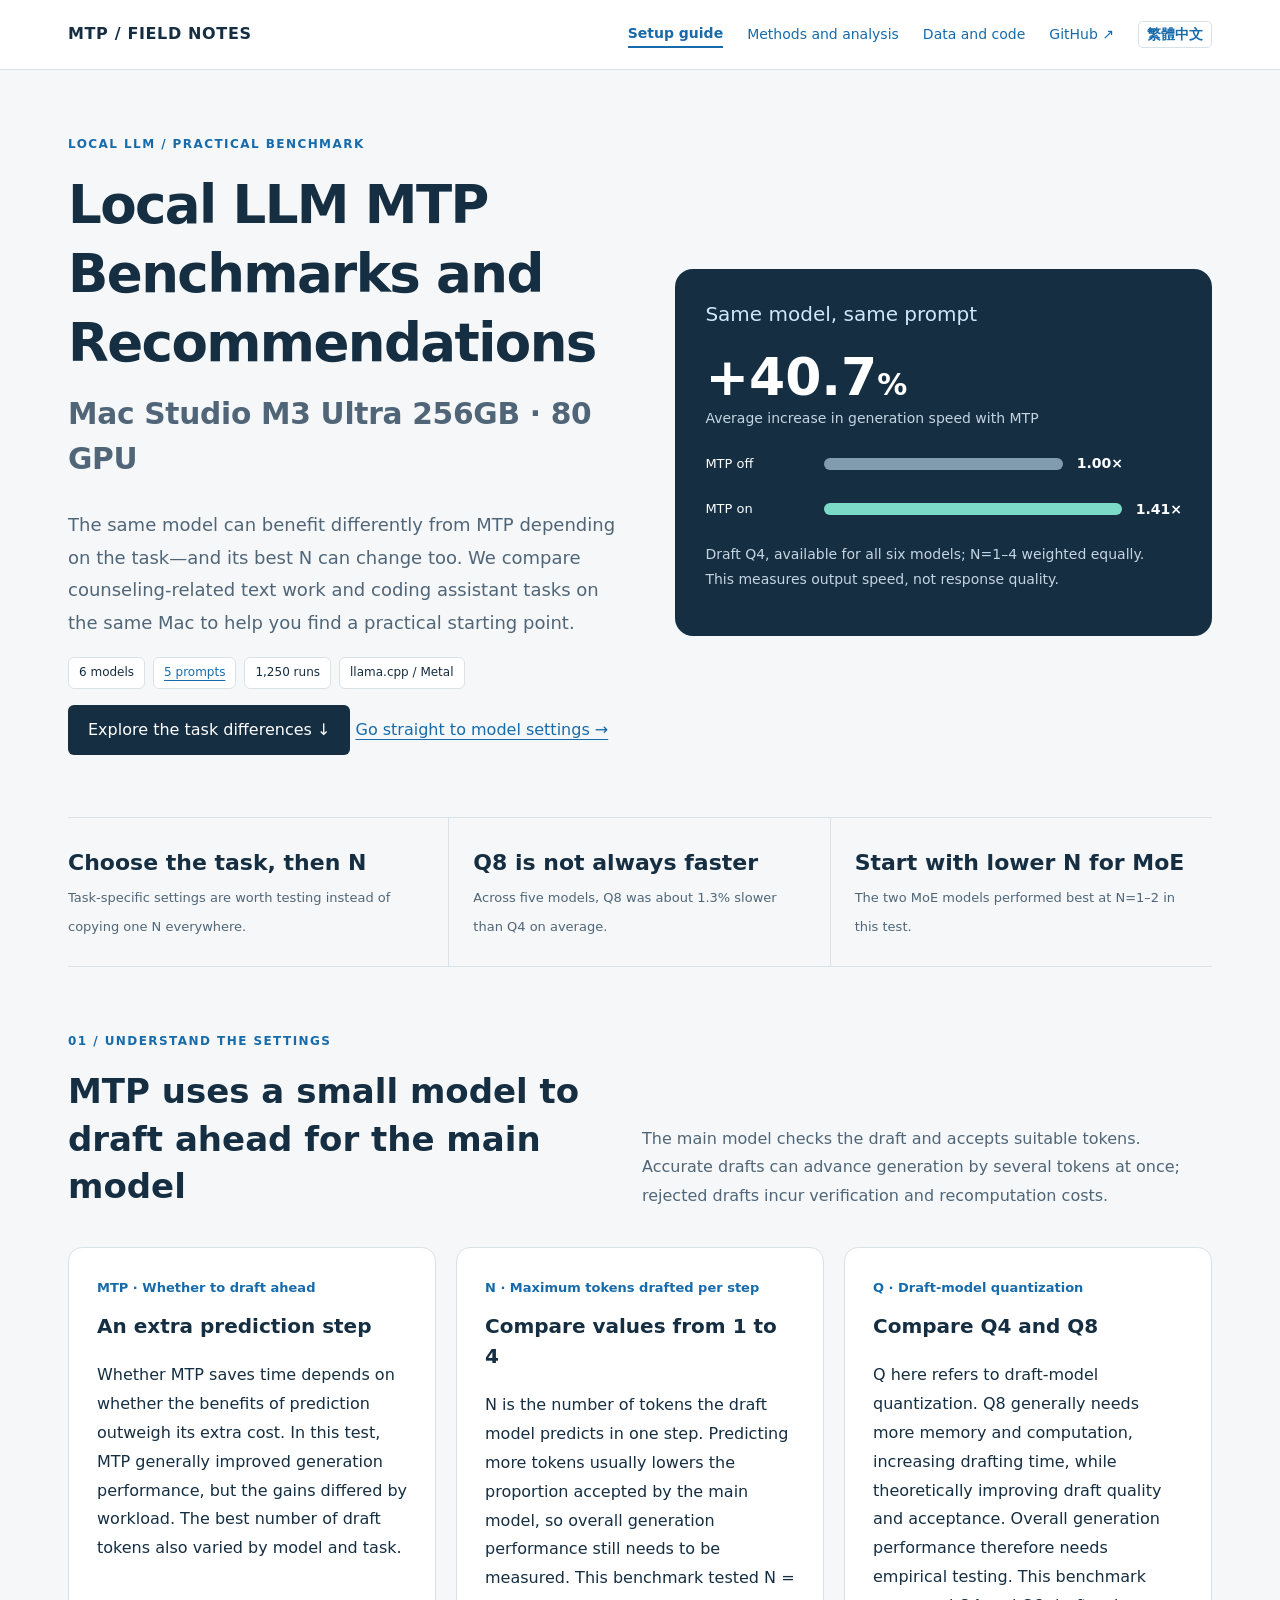
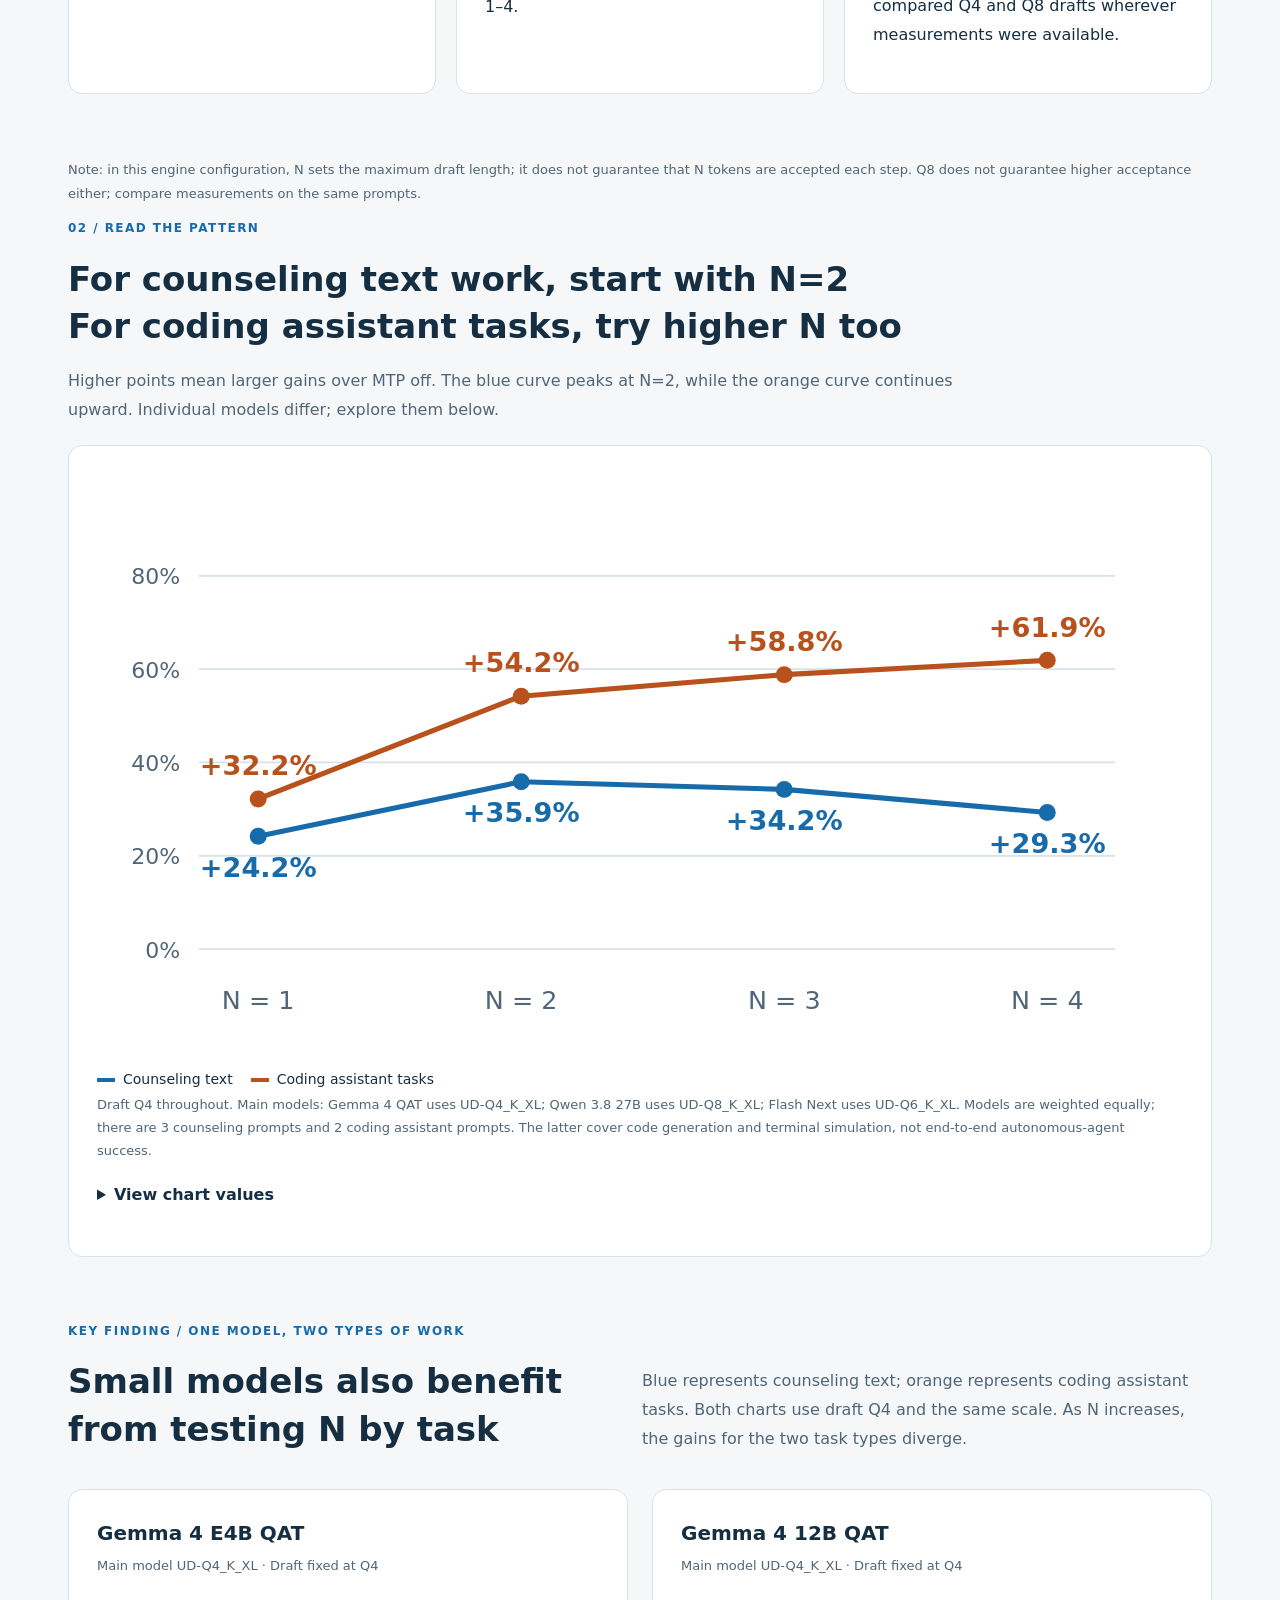
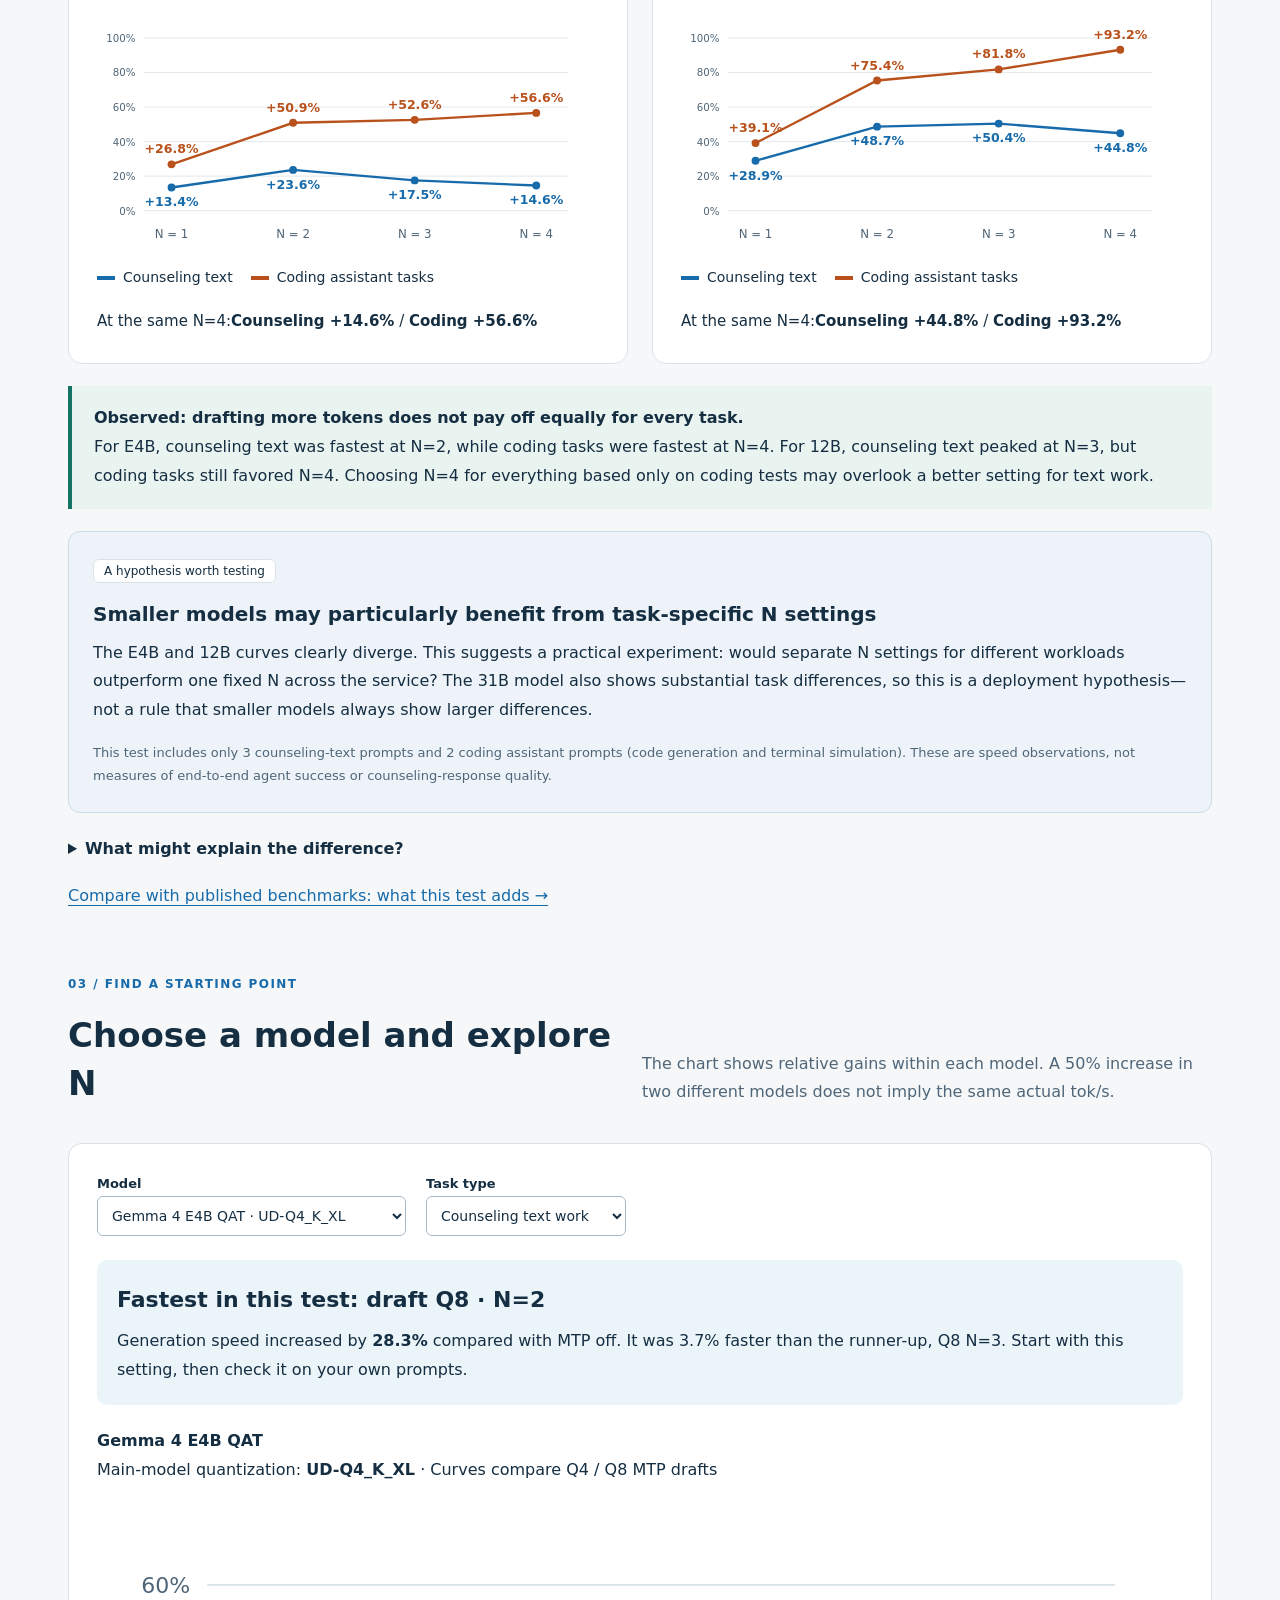
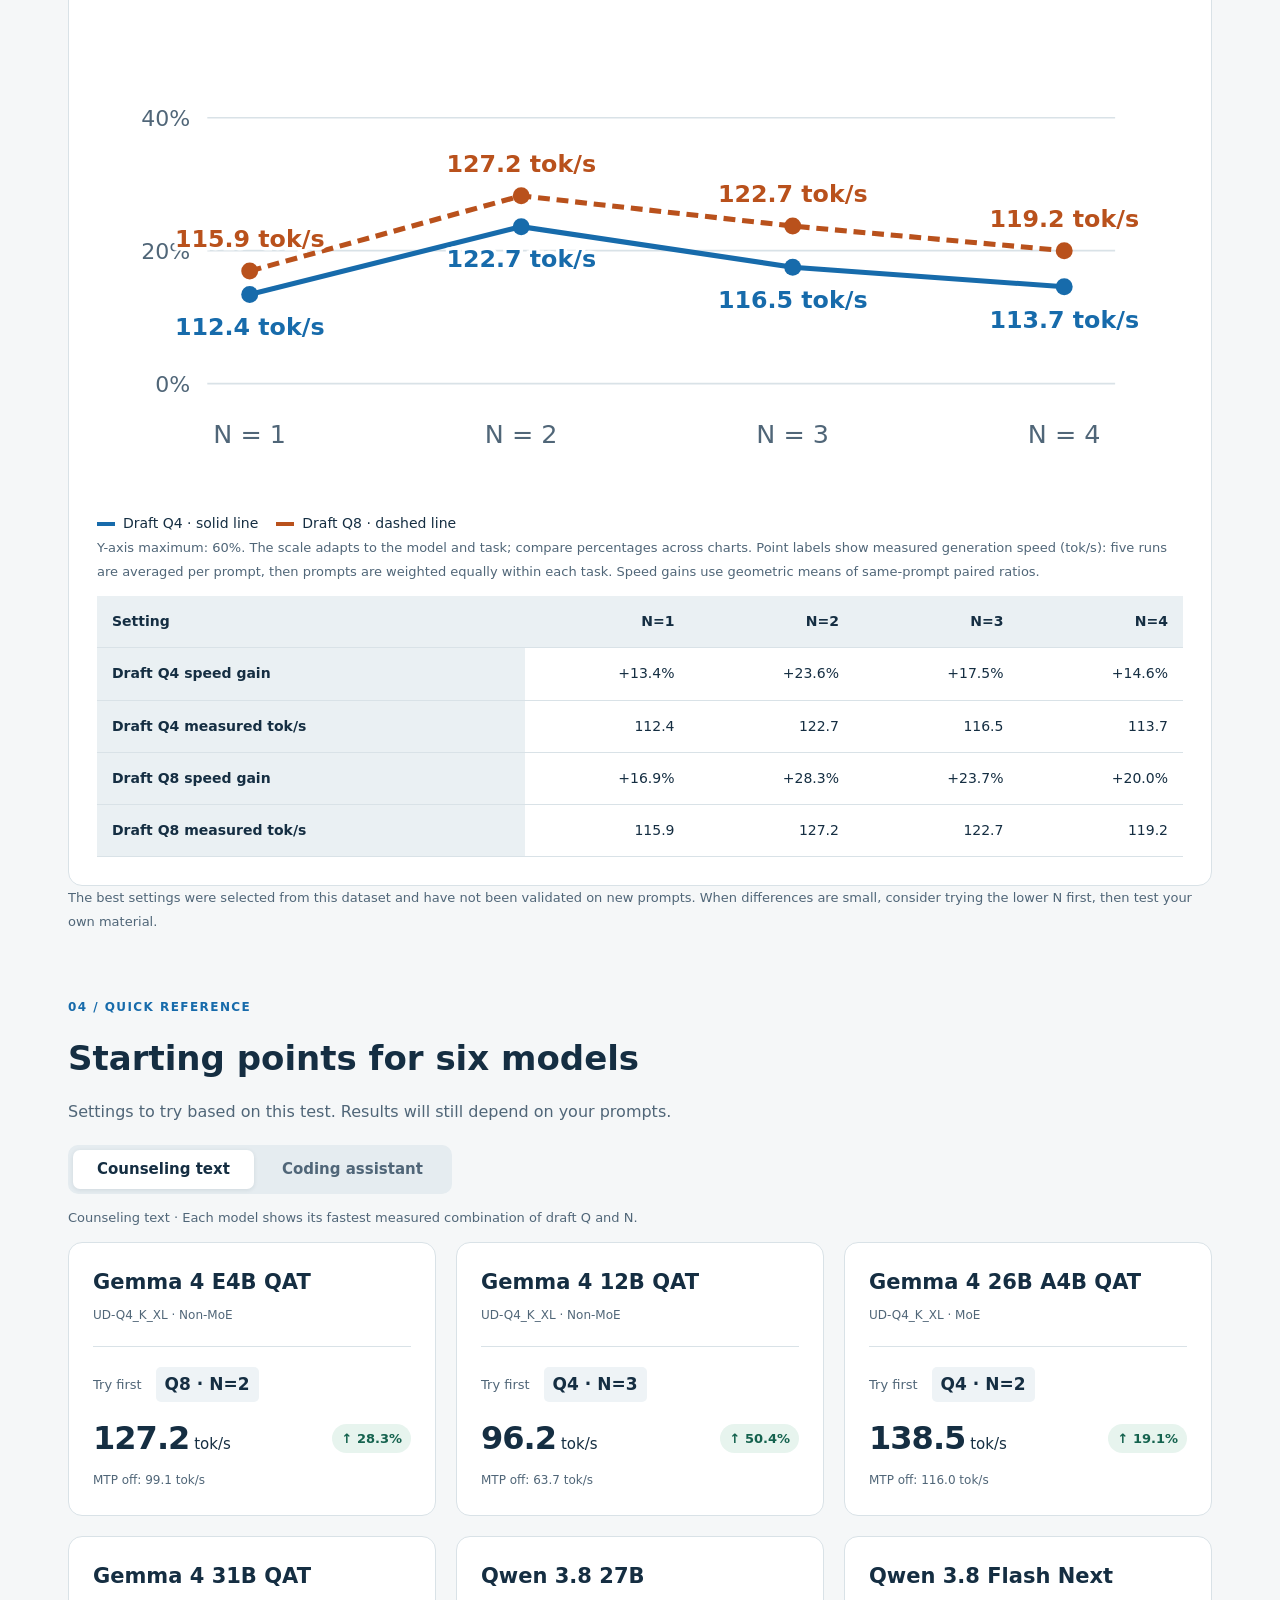
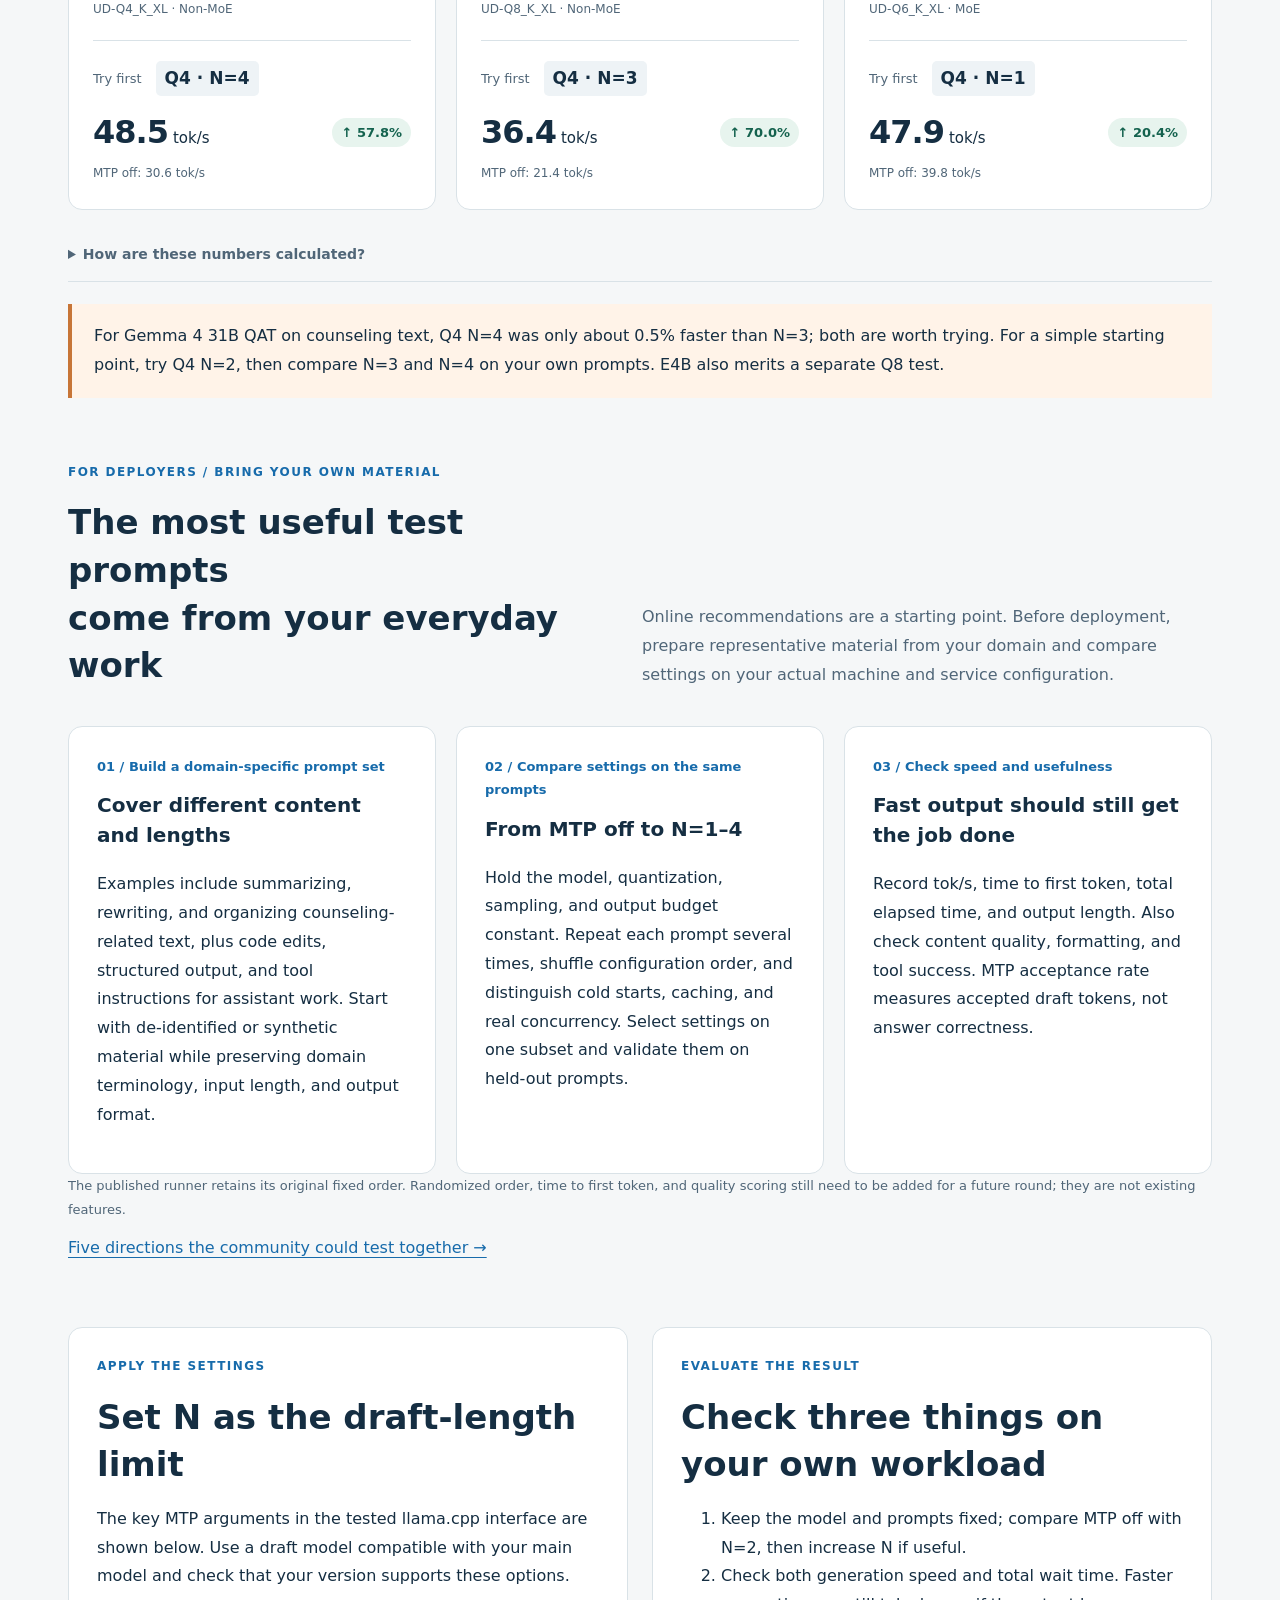
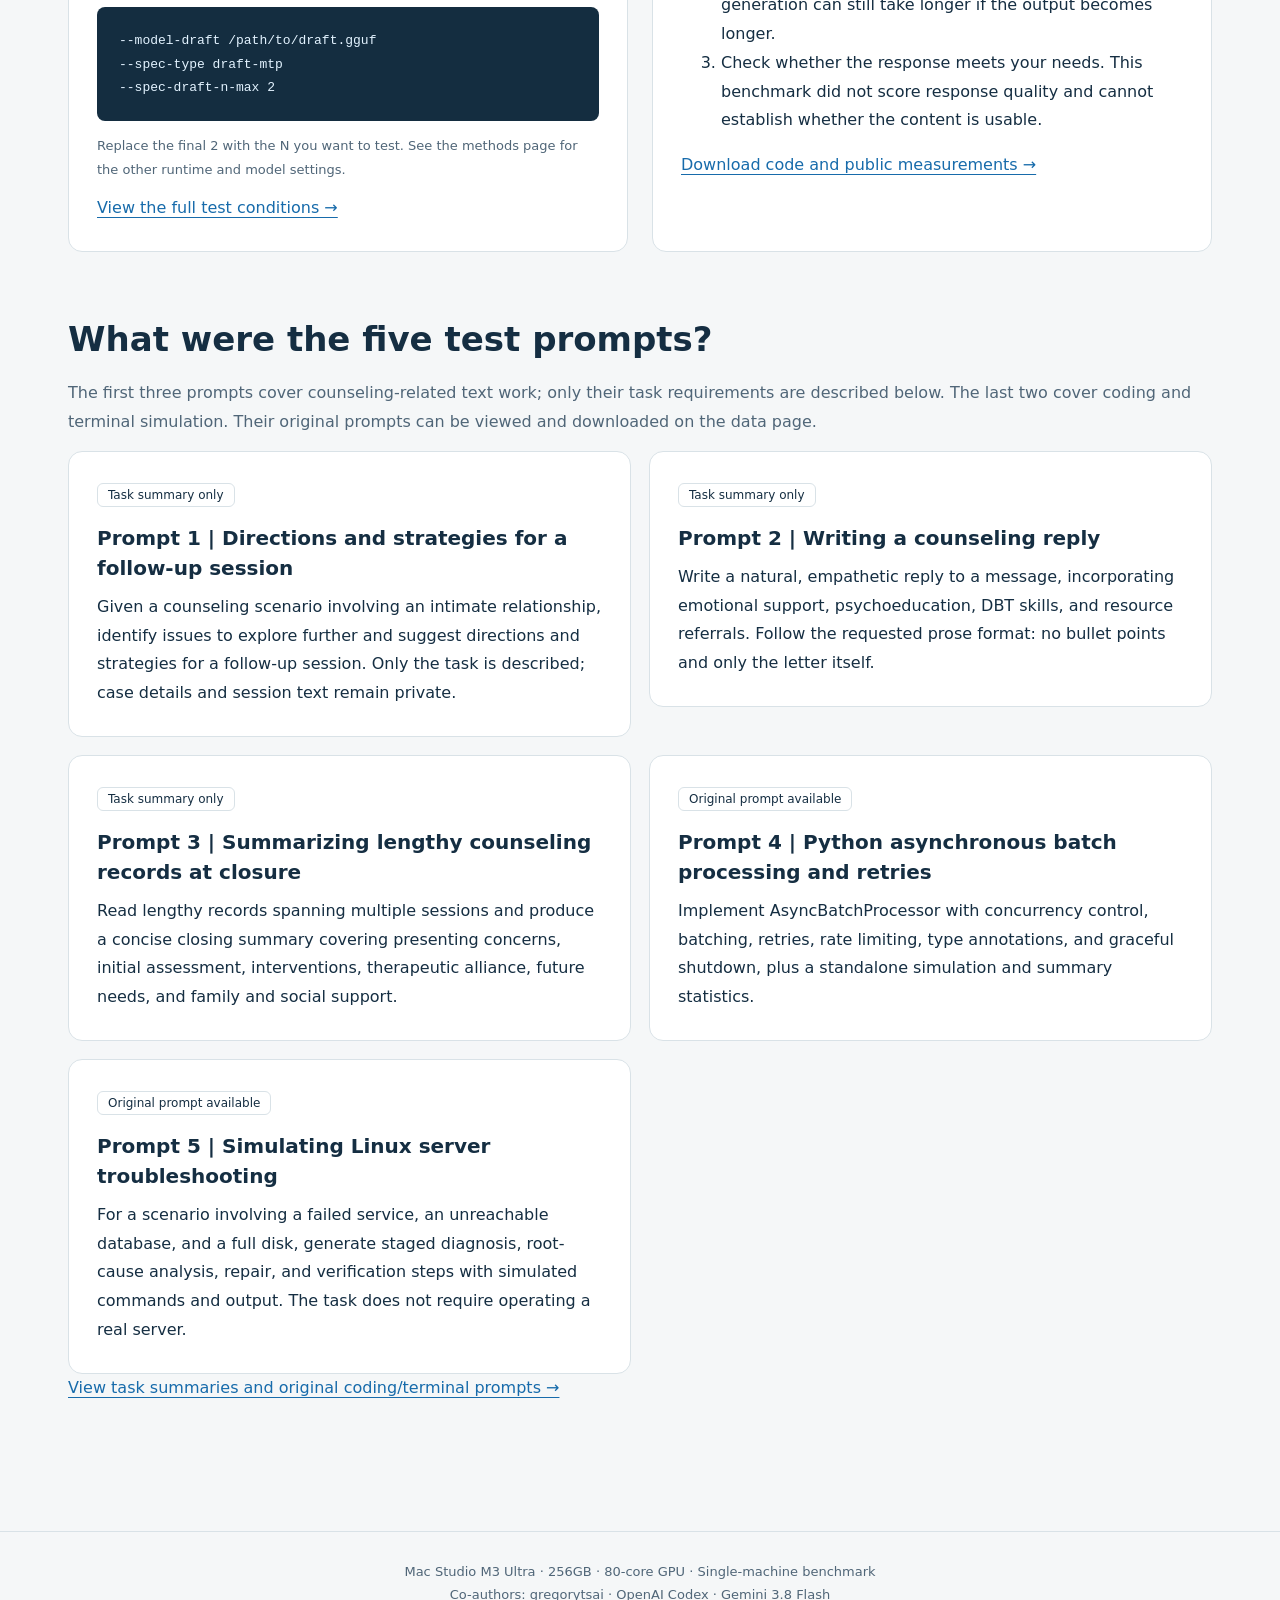
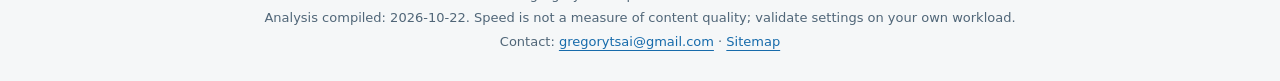
<file: index-en.html>
<!doctype html><html lang="en"><head><meta charset="utf-8"><meta name="google-site-verification" content="mWQ59Rie_MkAK8-ilMG1MrZ9TO_OLtLBGmgvyCpdYcQ"><meta name="viewport" content="width=device-width, initial-scale=1"><title>Local LLM MTP Benchmarks and Recommendations | Mac Studio M3 Ultra 256GB · 80 GPU</title><meta name="description" content="Mac Studio M3 Ultra 256GB, 80-core GPU: compare MTP across six models and N=1–4 for counseling text and coding assistant tasks."><link rel="canonical" href="https://gregorytsai.github.io/mac-studio-m3-ultra-mtp-benchmark/index-en.html"><link rel="sitemap" type="application/xml" href="sitemap.xml"><link rel="stylesheet" href="assets/style.css?v=3d9e9a990e"><link rel="alternate" hreflang="zh-Hant" href="https://gregorytsai.github.io/mac-studio-m3-ultra-mtp-benchmark/"><link rel="alternate" hreflang="en" href="https://gregorytsai.github.io/mac-studio-m3-ultra-mtp-benchmark/index-en.html"><link rel="alternate" hreflang="x-default" href="https://gregorytsai.github.io/mac-studio-m3-ultra-mtp-benchmark/"></head><body><a class="skip" href="#main">Skip to main content</a><header><nav aria-label="Main navigation"><a class="brand" href="index-en.html">MTP / FIELD NOTES</a><div class="links"><a href="index-en.html" aria-current="page">Setup guide</a><a href="analysis-en.html">Methods and analysis</a><a href="resources-en.html">Data and code</a><a href="https://github.com/gregorytsai/mac-studio-m3-ultra-mtp-benchmark">GitHub ↗</a><a class="language-switch" href="index.html" lang="zh-Hant" hreflang="zh-Hant">繁體中文</a></div></nav></header><main id="main"><div class="hero"><div><div class="eyebrow">Local LLM / Practical benchmark</div><h1>Local LLM MTP Benchmarks and Recommendations<br><span class="hardware-subtitle">Mac Studio M3 Ultra 256GB · 80 GPU</span></h1><p class="lead">The same model can benefit differently from MTP depending on the task—and its best N can change too. We compare counseling-related text work and coding assistant tasks on the same Mac to help you find a practical starting point.</p><div class="tags"><span class="tag">6 models</span><a class="tag" href="#test-prompts">5 prompts</a><span class="tag">1,250 runs</span><span class="tag">llama.cpp / Metal</span></div><a class="button" href="#task-findings">Explore the task differences ↓</a> <a class="hero-link" href="#choose">Go straight to model settings →</a></div><aside class="hero-figure"><h3>Same model, same prompt</h3><div class="big">+40.7<span style="font-size:30px">%</span></div><p>Average increase in generation speed with MTP</p><div class="meter"><span>MTP off</span><i style="width:50%"></i><strong>1.00×</strong></div><div class="meter accent"><span>MTP on</span><i style="width:70.35%"></i><strong>1.41×</strong></div><p>Draft Q4, available for all six models; N=1–4 weighted equally.<br>This measures output speed, not response quality.</p></aside></div>
<div class="keyline"><div><strong>Choose the task, then N</strong><span class="small">Task-specific settings are worth testing instead of copying one N everywhere.</span></div><div><strong>Q8 is not always faster</strong><span class="small">Across five models, Q8 was about 1.3% slower than Q4 on average.</span></div><div><strong>Start with lower N for MoE</strong><span class="small">The two MoE models performed best at N=1–2 in this test.</span></div></div>
<section><div class="section-head"><div><div class="eyebrow">01 / Understand the settings</div><h2>MTP uses a small model to draft ahead for the main model</h2></div><p>The main model checks the draft and accepts suitable tokens. Accurate drafts can advance generation by several tokens at once; rejected drafts incur verification and recomputation costs.</p></div><div class="three"><div class="panel"><div class="step">MTP · Whether to draft ahead</div><h3>An extra prediction step</h3><p>Whether MTP saves time depends on whether the benefits of prediction outweigh its extra cost. In this test, MTP generally improved generation performance, but the gains differed by workload. The best number of draft tokens also varied by model and task.</p></div><div class="panel"><div class="step">N · Maximum tokens drafted per step</div><h3>Compare values from 1 to 4</h3><p>N is the number of tokens the draft model predicts in one step. Predicting more tokens usually lowers the proportion accepted by the main model, so overall generation performance still needs to be measured. This benchmark tested N = 1–4.</p></div><div class="panel"><div class="step">Q · Draft-model quantization</div><h3>Compare Q4 and Q8</h3><p>Q here refers to draft-model quantization. Q8 generally needs more memory and computation, increasing drafting time, while theoretically improving draft quality and acceptance. Overall generation performance therefore needs empirical testing. This benchmark compared Q4 and Q8 drafts wherever measurements were available.</p></div></div></section>
<p class="small">Note: in this engine configuration, N sets the maximum draft length; it does not guarantee that N tokens are accepted each step. Q8 does not guarantee higher acceptance either; compare measurements on the same prompts.</p><section class="task-overview"><div class="section-head"><div><div class="eyebrow">02 / Read the pattern</div><h2>For counseling text work, start with N=2<br>For coding assistant tasks, try higher N too</h2></div><p>Higher points mean larger gains over MTP off. The blue curve peaks at N=2, while the orange curve continues upward. Individual models differ; explore them below.</p></div><div class="panel"><svg class="chart" viewbox="0 0 640 350" role="img" aria-label="Generation-speed gains by task: counseling text peaks at N2, coding tasks at N4"><title>Generation-speed gains by task: counseling text peaks at N2, coding tasks at N4</title><line x1="60" y1="280.0" x2="600" y2="280.0" stroke="#d9e2e7"/><text x="49" y="285.0" text-anchor="end" fill="#506678" font-size="13">0%</text><line x1="60" y1="225.0" x2="600" y2="225.0" stroke="#d9e2e7"/><text x="49" y="230.0" text-anchor="end" fill="#506678" font-size="13">20%</text><line x1="60" y1="170.0" x2="600" y2="170.0" stroke="#d9e2e7"/><text x="49" y="175.0" text-anchor="end" fill="#506678" font-size="13">40%</text><line x1="60" y1="115.0" x2="600" y2="115.0" stroke="#d9e2e7"/><text x="49" y="120.0" text-anchor="end" fill="#506678" font-size="13">60%</text><line x1="60" y1="60.0" x2="600" y2="60.0" stroke="#d9e2e7"/><text x="49" y="65.0" text-anchor="end" fill="#506678" font-size="13">80%</text><text x="95" y="315" text-anchor="middle" fill="#506678" font-size="15">N = 1</text><text x="250" y="315" text-anchor="middle" fill="#506678" font-size="15">N = 2</text><text x="405" y="315" text-anchor="middle" fill="#506678" font-size="15">N = 3</text><text x="560" y="315" text-anchor="middle" fill="#506678" font-size="15">N = 4</text><polyline points="95,213.43019608552544 250,181.3461354832413 405,185.86373686963196 560,199.47923442155178" fill="none" stroke="#176bab" stroke-width="3"/><circle cx="95" cy="213.43019608552544" r="5" fill="#176bab"/><text x="95" y="237.43019608552544" text-anchor="middle" fill="#176bab" font-size="16" font-weight="700">+24.2%</text><circle cx="250" cy="181.3461354832413" r="5" fill="#176bab"/><text x="250" y="205.3461354832413" text-anchor="middle" fill="#176bab" font-size="16" font-weight="700">+35.9%</text><circle cx="405" cy="185.86373686963196" r="5" fill="#176bab"/><text x="405" y="209.86373686963196" text-anchor="middle" fill="#176bab" font-size="16" font-weight="700">+34.2%</text><circle cx="560" cy="199.47923442155178" r="5" fill="#176bab"/><text x="560" y="223.47923442155178" text-anchor="middle" fill="#176bab" font-size="16" font-weight="700">+29.3%</text><polyline points="95,191.50888054503207 250,130.92419528535163 405,118.23379412002478 560,109.81890485485482" fill="none" stroke="#b9511c" stroke-width="3"/><circle cx="95" cy="191.50888054503207" r="5" fill="#b9511c"/><text x="95" y="177.50888054503207" text-anchor="middle" fill="#b9511c" font-size="16" font-weight="700">+32.2%</text><circle cx="250" cy="130.92419528535163" r="5" fill="#b9511c"/><text x="250" y="116.92419528535163" text-anchor="middle" fill="#b9511c" font-size="16" font-weight="700">+54.2%</text><circle cx="405" cy="118.23379412002478" r="5" fill="#b9511c"/><text x="405" y="104.23379412002478" text-anchor="middle" fill="#b9511c" font-size="16" font-weight="700">+58.8%</text><circle cx="560" cy="109.81890485485482" r="5" fill="#b9511c"/><text x="560" y="95.81890485485482" text-anchor="middle" fill="#b9511c" font-size="16" font-weight="700">+61.9%</text></svg><div class="legend"><span>Counseling text</span><span>Coding assistant tasks</span></div><p class="caption">Draft Q4 throughout. Main models: Gemma 4 QAT uses UD-Q4_K_XL; Qwen 3.8 27B uses UD-Q8_K_XL; Flash Next uses UD-Q6_K_XL. Models are weighted equally; there are 3 counseling prompts and 2 coding assistant prompts. The latter cover code generation and terminal simulation, not end-to-end autonomous-agent success.</p><details><summary>View chart values</summary><div class="table-wrap"><table><thead><tr><th>N</th><th>Counseling text</th><th>Coding assistant tasks</th></tr></thead><tbody><tr><td>1</td><td>+24.2%</td><td>+32.2%</td></tr><tr><td>2</td><td>+35.9%</td><td>+54.2%</td></tr><tr><td>3</td><td>+34.2%</td><td>+58.8%</td></tr><tr><td>4</td><td>+29.3%</td><td>+61.9%</td></tr></tbody></table></div></details></div></section>
<section id="task-findings"><div class="section-head"><div><div class="eyebrow">Key finding / One model, two types of work</div><h2>Small models also benefit<br>from testing N by task</h2></div><p>Blue represents counseling text; orange represents coding assistant tasks. Both charts use draft Q4 and the same scale. As N increases, the gains for the two task types diverge.</p></div><div class="two"><article class="panel"><h3>Gemma 4 E4B QAT</h3><p class="small">Main model UD-Q4_K_XL · Draft fixed at Q4</p><svg class="chart" viewbox="0 0 640 350" role="img" aria-label="Speed gains across N for two task types, with the same model and draft quantization"><title>Speed gains across N for two task types, with the same model and draft quantization</title><line x1="60" y1="280.0" x2="600" y2="280.0" stroke="#d9e2e7"/><text x="49" y="285.0" text-anchor="end" fill="#506678" font-size="13">0%</text><line x1="60" y1="236.0" x2="600" y2="236.0" stroke="#d9e2e7"/><text x="49" y="241.0" text-anchor="end" fill="#506678" font-size="13">20%</text><line x1="60" y1="192.0" x2="600" y2="192.0" stroke="#d9e2e7"/><text x="49" y="197.0" text-anchor="end" fill="#506678" font-size="13">40%</text><line x1="60" y1="148.0" x2="600" y2="148.0" stroke="#d9e2e7"/><text x="49" y="153.0" text-anchor="end" fill="#506678" font-size="13">60%</text><line x1="60" y1="104.0" x2="600" y2="104.0" stroke="#d9e2e7"/><text x="49" y="109.0" text-anchor="end" fill="#506678" font-size="13">80%</text><line x1="60" y1="60.0" x2="600" y2="60.0" stroke="#d9e2e7"/><text x="49" y="65.0" text-anchor="end" fill="#506678" font-size="13">100%</text><text x="95" y="315" text-anchor="middle" fill="#506678" font-size="15">N = 1</text><text x="250" y="315" text-anchor="middle" fill="#506678" font-size="15">N = 2</text><text x="405" y="315" text-anchor="middle" fill="#506678" font-size="15">N = 3</text><text x="560" y="315" text-anchor="middle" fill="#506678" font-size="15">N = 4</text><polyline points="95,250.490836579041 250,228.05552731731996 405,241.47329169961222 560,247.95068759258461" fill="none" stroke="#176bab" stroke-width="3"/><circle cx="95" cy="250.490836579041" r="5" fill="#176bab"/><text x="95" y="274.490836579041" text-anchor="middle" fill="#176bab" font-size="16" font-weight="700">+13.4%</text><circle cx="250" cy="228.05552731731996" r="5" fill="#176bab"/><text x="250" y="252.05552731731996" text-anchor="middle" fill="#176bab" font-size="16" font-weight="700">+23.6%</text><circle cx="405" cy="241.47329169961222" r="5" fill="#176bab"/><text x="405" y="265.4732916996122" text-anchor="middle" fill="#176bab" font-size="16" font-weight="700">+17.5%</text><circle cx="560" cy="247.95068759258461" r="5" fill="#176bab"/><text x="560" y="271.9506875925846" text-anchor="middle" fill="#176bab" font-size="16" font-weight="700">+14.6%</text><polyline points="95,220.98312896629048 250,168.00195797059786 405,164.2192278324946 560,155.38158273563707" fill="none" stroke="#b9511c" stroke-width="3"/><circle cx="95" cy="220.98312896629048" r="5" fill="#b9511c"/><text x="95" y="206.98312896629048" text-anchor="middle" fill="#b9511c" font-size="16" font-weight="700">+26.8%</text><circle cx="250" cy="168.00195797059786" r="5" fill="#b9511c"/><text x="250" y="154.00195797059786" text-anchor="middle" fill="#b9511c" font-size="16" font-weight="700">+50.9%</text><circle cx="405" cy="164.2192278324946" r="5" fill="#b9511c"/><text x="405" y="150.2192278324946" text-anchor="middle" fill="#b9511c" font-size="16" font-weight="700">+52.6%</text><circle cx="560" cy="155.38158273563707" r="5" fill="#b9511c"/><text x="560" y="141.38158273563707" text-anchor="middle" fill="#b9511c" font-size="16" font-weight="700">+56.6%</text></svg><div class="legend"><span>Counseling text</span><span>Coding assistant tasks</span></div><p class="spotlight-result">At the same N=4:<b>Counseling +14.6%</b> / <b>Coding +56.6%</b></p></article><article class="panel"><h3>Gemma 4 12B QAT</h3><p class="small">Main model UD-Q4_K_XL · Draft fixed at Q4</p><svg class="chart" viewbox="0 0 640 350" role="img" aria-label="Speed gains across N for two task types, with the same model and draft quantization"><title>Speed gains across N for two task types, with the same model and draft quantization</title><line x1="60" y1="280.0" x2="600" y2="280.0" stroke="#d9e2e7"/><text x="49" y="285.0" text-anchor="end" fill="#506678" font-size="13">0%</text><line x1="60" y1="236.0" x2="600" y2="236.0" stroke="#d9e2e7"/><text x="49" y="241.0" text-anchor="end" fill="#506678" font-size="13">20%</text><line x1="60" y1="192.0" x2="600" y2="192.0" stroke="#d9e2e7"/><text x="49" y="197.0" text-anchor="end" fill="#506678" font-size="13">40%</text><line x1="60" y1="148.0" x2="600" y2="148.0" stroke="#d9e2e7"/><text x="49" y="153.0" text-anchor="end" fill="#506678" font-size="13">60%</text><line x1="60" y1="104.0" x2="600" y2="104.0" stroke="#d9e2e7"/><text x="49" y="109.0" text-anchor="end" fill="#506678" font-size="13">80%</text><line x1="60" y1="60.0" x2="600" y2="60.0" stroke="#d9e2e7"/><text x="49" y="65.0" text-anchor="end" fill="#506678" font-size="13">100%</text><text x="95" y="315" text-anchor="middle" fill="#506678" font-size="15">N = 1</text><text x="250" y="315" text-anchor="middle" fill="#506678" font-size="15">N = 2</text><text x="405" y="315" text-anchor="middle" fill="#506678" font-size="15">N = 3</text><text x="560" y="315" text-anchor="middle" fill="#506678" font-size="15">N = 4</text><polyline points="95,216.448998324253 250,172.92559543618663 405,169.05731489338416 560,181.36839530607045" fill="none" stroke="#176bab" stroke-width="3"/><circle cx="95" cy="216.448998324253" r="5" fill="#176bab"/><text x="95" y="240.448998324253" text-anchor="middle" fill="#176bab" font-size="16" font-weight="700">+28.9%</text><circle cx="250" cy="172.92559543618663" r="5" fill="#176bab"/><text x="250" y="196.92559543618663" text-anchor="middle" fill="#176bab" font-size="16" font-weight="700">+48.7%</text><circle cx="405" cy="169.05731489338416" r="5" fill="#176bab"/><text x="405" y="193.05731489338416" text-anchor="middle" fill="#176bab" font-size="16" font-weight="700">+50.4%</text><circle cx="560" cy="181.36839530607045" r="5" fill="#176bab"/><text x="560" y="205.36839530607045" text-anchor="middle" fill="#176bab" font-size="16" font-weight="700">+44.8%</text><polyline points="95,193.8852098591796 250,114.11399423338699 405,99.99446927983186 560,74.8736728713441" fill="none" stroke="#b9511c" stroke-width="3"/><circle cx="95" cy="193.8852098591796" r="5" fill="#b9511c"/><text x="95" y="179.8852098591796" text-anchor="middle" fill="#b9511c" font-size="16" font-weight="700">+39.1%</text><circle cx="250" cy="114.11399423338699" r="5" fill="#b9511c"/><text x="250" y="100.11399423338699" text-anchor="middle" fill="#b9511c" font-size="16" font-weight="700">+75.4%</text><circle cx="405" cy="99.99446927983186" r="5" fill="#b9511c"/><text x="405" y="85.99446927983186" text-anchor="middle" fill="#b9511c" font-size="16" font-weight="700">+81.8%</text><circle cx="560" cy="74.8736728713441" r="5" fill="#b9511c"/><text x="560" y="60.8736728713441" text-anchor="middle" fill="#b9511c" font-size="16" font-weight="700">+93.2%</text></svg><div class="legend"><span>Counseling text</span><span>Coding assistant tasks</span></div><p class="spotlight-result">At the same N=4:<b>Counseling +44.8%</b> / <b>Coding +93.2%</b></p></article></div><div class="callout"><strong>Observed: drafting more tokens does not pay off equally for every task.</strong><p>For E4B, counseling text was fastest at N=2, while coding tasks were fastest at N=4. For 12B, counseling text peaked at N=3, but coding tasks still favored N=4. Choosing N=4 for everything based only on coding tests may overlook a better setting for text work.</p></div><div class="hypothesis"><span class="tag">A hypothesis worth testing</span><h3>Smaller models may particularly benefit from task-specific N settings</h3><p>The E4B and 12B curves clearly diverge. This suggests a practical experiment: would separate N settings for different workloads outperform one fixed N across the service? The 31B model also shows substantial task differences, so this is a deployment hypothesis—not a rule that smaller models always show larger differences.</p><p class="small">This test includes only 3 counseling-text prompts and 2 coding assistant prompts (code generation and terminal simulation). These are speed observations, not measures of end-to-end agent success or counseling-response quality.</p></div><details><summary>What might explain the difference?</summary><p>One plausible explanation is that fixed syntax, repeated identifiers, and brackets in code are easier for the draft model to predict, making longer drafts more useful. Prose allows different choices of expression. Prompt length, sampling, quantization, and engine overhead may also contribute; this test has not isolated their effects. <a href="https://registry.ollama.com/blog/faster-gemma-4-mlx-mtp">Ollama's MTP benchmark and explanation</a> also discusses the relationship between code predictability and adaptive draft length.</p></details><p><a href="analysis-en.html#related-work">Compare with published benchmarks: what this test adds →</a></p></section>
<section id="choose"><div class="section-head"><div><div class="eyebrow">03 / Find a starting point</div><h2>Choose a model and explore N</h2></div><p>The chart shows relative gains within each model. A 50% increase in two different models does not imply the same actual tok/s.</p></div><div class="panel"><div class="controls"><div><label for="model">Model</label><select id="model"><option value="0">Gemma 4 E4B QAT · UD-Q4_K_XL</option><option value="1">Gemma 4 12B QAT · UD-Q4_K_XL</option><option value="2">Gemma 4 26B A4B QAT · UD-Q4_K_XL</option><option value="3">Gemma 4 31B QAT · UD-Q4_K_XL</option><option value="4">Qwen 3.8 27B · UD-Q8_K_XL</option><option value="5">Qwen 3.8 Flash Next · UD-Q6_K_XL</option></select></div><div><label for="task">Task type</label><select id="task"><option value="counseling">Counseling text work</option><option value="agent">Coding assistant tasks</option></select></div></div><div id="recommend" class="recommend" aria-live="polite"></div><div id="model-chart"></div><div id="model-table"></div><noscript><p>The interactive chart requires JavaScript. The reference cards below remain readable without it.</p></noscript></div><p class="caption">The best settings were selected from this dataset and have not been validated on new prompts. When differences are small, consider trying the lower N first, then test your own material.</p></section>
<section id="quick-reference"><div class="eyebrow">04 / Quick reference</div><h2>Starting points for six models</h2><p class="reference-intro">Settings to try based on this test. Results will still depend on your prompts.</p><div class="task-switch" role="group" aria-label="Task type for reference cards" hidden><button type="button" data-card-choice="counseling" aria-pressed="true">Counseling text</button><button type="button" data-card-choice="agent" aria-pressed="false">Coding assistant</button></div><p id="card-task-status" class="small" aria-live="polite">Comparing available draft Q and N settings; showing the fastest combination observed.</p><div class="three reference-grid"><article class="model-card"><h3>Gemma 4 E4B QAT</h3><p class="model-spec">UD-Q4_K_XL · Non-MoE</p><div class="task-result" data-card-task="counseling"><p class="card-task-name">Counseling text</p><div class="setting"><span>Try first</span><b>Q8 · N=2</b></div><div class="speed-line"><strong>127.2<small> tok/s</small></strong><span class="gain-badge" aria-label="Generation speed increased by 28.3%">↑ 28.3%</span></div><p class="baseline">MTP off: 99.1 tok/s</p></div><div class="task-result" data-card-task="agent"><p class="card-task-name">Coding assistant tasks</p><div class="setting"><span>Try first</span><b>Q8 · N=4</b></div><div class="speed-line"><strong>160.4<small> tok/s</small></strong><span class="gain-badge" aria-label="Generation speed increased by 58.7%">↑ 58.7%</span></div><p class="baseline">MTP off: 100.5 tok/s</p></div></article><article class="model-card"><h3>Gemma 4 12B QAT</h3><p class="model-spec">UD-Q4_K_XL · Non-MoE</p><div class="task-result" data-card-task="counseling"><p class="card-task-name">Counseling text</p><div class="setting"><span>Try first</span><b>Q4 · N=3</b></div><div class="speed-line"><strong>96.2<small> tok/s</small></strong><span class="gain-badge" aria-label="Generation speed increased by 50.4%">↑ 50.4%</span></div><p class="baseline">MTP off: 63.7 tok/s</p></div><div class="task-result" data-card-task="agent"><p class="card-task-name">Coding assistant tasks</p><div class="setting"><span>Try first</span><b>Q4 · N=4</b></div><div class="speed-line"><strong>125.6<small> tok/s</small></strong><span class="gain-badge" aria-label="Generation speed increased by 93.2%">↑ 93.2%</span></div><p class="baseline">MTP off: 64.9 tok/s</p></div></article><article class="model-card"><h3>Gemma 4 26B A4B QAT</h3><p class="model-spec">UD-Q4_K_XL · MoE</p><div class="task-result" data-card-task="counseling"><p class="card-task-name">Counseling text</p><div class="setting"><span>Try first</span><b>Q4 · N=2</b></div><div class="speed-line"><strong>138.5<small> tok/s</small></strong><span class="gain-badge" aria-label="Generation speed increased by 19.1%">↑ 19.1%</span></div><p class="baseline">MTP off: 116.0 tok/s</p></div><div class="task-result" data-card-task="agent"><p class="card-task-name">Coding assistant tasks</p><div class="setting"><span>Try first</span><b>Q4 · N=2</b></div><div class="speed-line"><strong>165.0<small> tok/s</small></strong><span class="gain-badge" aria-label="Generation speed increased by 39.5%">↑ 39.5%</span></div><p class="baseline">MTP off: 118.2 tok/s</p></div></article><article class="model-card"><h3>Gemma 4 31B QAT</h3><p class="model-spec">UD-Q4_K_XL · Non-MoE</p><div class="task-result" data-card-task="counseling"><p class="card-task-name">Counseling text</p><div class="setting"><span>Try first</span><b>Q4 · N=4</b></div><div class="speed-line"><strong>48.5<small> tok/s</small></strong><span class="gain-badge" aria-label="Generation speed increased by 57.8%">↑ 57.8%</span></div><p class="baseline">MTP off: 30.6 tok/s</p></div><div class="task-result" data-card-task="agent"><p class="card-task-name">Coding assistant tasks</p><div class="setting"><span>Try first</span><b>Q4 · N=4</b></div><div class="speed-line"><strong>64.3<small> tok/s</small></strong><span class="gain-badge" aria-label="Generation speed increased by 104.9%">↑ 104.9%</span></div><p class="baseline">MTP off: 31.3 tok/s</p></div></article><article class="model-card"><h3>Qwen 3.8 27B</h3><p class="model-spec">UD-Q8_K_XL · Non-MoE</p><div class="task-result" data-card-task="counseling"><p class="card-task-name">Counseling text</p><div class="setting"><span>Try first</span><b>Q4 · N=3</b></div><div class="speed-line"><strong>36.4<small> tok/s</small></strong><span class="gain-badge" aria-label="Generation speed increased by 70.0%">↑ 70.0%</span></div><p class="baseline">MTP off: 21.4 tok/s</p></div><div class="task-result" data-card-task="agent"><p class="card-task-name">Coding assistant tasks</p><div class="setting"><span>Try first</span><b>Q4 · N=4</b></div><div class="speed-line"><strong>41.2<small> tok/s</small></strong><span class="gain-badge" aria-label="Generation speed increased by 91.1%">↑ 91.1%</span></div><p class="baseline">MTP off: 21.5 tok/s</p></div></article><article class="model-card"><h3>Qwen 3.8 Flash Next</h3><p class="model-spec">UD-Q6_K_XL · MoE</p><div class="task-result" data-card-task="counseling"><p class="card-task-name">Counseling text</p><div class="setting"><span>Try first</span><b>Q4 · N=1</b></div><div class="speed-line"><strong>47.9<small> tok/s</small></strong><span class="gain-badge" aria-label="Generation speed increased by 20.4%">↑ 20.4%</span></div><p class="baseline">MTP off: 39.8 tok/s</p></div><div class="task-result" data-card-task="agent"><p class="card-task-name">Coding assistant tasks</p><div class="setting"><span>Try first</span><b>Q4 · N=2</b></div><div class="speed-line"><strong>49.3<small> tok/s</small></strong><span class="gain-badge" aria-label="Generation speed increased by 23.4%">↑ 23.4%</span></div><p class="baseline">MTP off: 40.0 tok/s</p></div></article></div><details class="calculation-details"><summary>How are these numbers calculated?</summary><p>The cards compare available draft Q and N settings together. Qwen 3.8 27B has only Q4 data. These are the fastest observed combinations, not universal recommendations.</p><p>tok/s is the average generation speed across prompts within a task type, excluding prefill. Percentage gains use a geometric mean of within-prompt speed ratios, so they may differ from directly dividing the two speeds on a card. Coding assistant tasks cover code generation and terminal simulation, not end-to-end autonomous-agent success.</p></details><div class="note">For Gemma 4 31B QAT on counseling text, Q4 N=4 was only about 0.5% faster than N=3; both are worth trying. For a simple starting point, try Q4 N=2, then compare N=3 and N=4 on your own prompts. E4B also merits a separate Q8 test.</div></section>
<section id="test-your-domain"><div class="section-head"><div><div class="eyebrow">For deployers / Bring your own material</div><h2>The most useful test prompts<br>come from your everyday work</h2></div><p>Online recommendations are a starting point. Before deployment, prepare representative material from your domain and compare settings on your actual machine and service configuration.</p></div><div class="three"><article class="panel"><div class="step">01 / Build a domain-specific prompt set</div><h3>Cover different content and lengths</h3><p>Examples include summarizing, rewriting, and organizing counseling-related text, plus code edits, structured output, and tool instructions for assistant work. Start with de-identified or synthetic material while preserving domain terminology, input length, and output format.</p></article><article class="panel"><div class="step">02 / Compare settings on the same prompts</div><h3>From MTP off to N=1–4</h3><p>Hold the model, quantization, sampling, and output budget constant. Repeat each prompt several times, shuffle configuration order, and distinguish cold starts, caching, and real concurrency. Select settings on one subset and validate them on held-out prompts.</p></article><article class="panel"><div class="step">03 / Check speed and usefulness</div><h3>Fast output should still get the job done</h3><p>Record tok/s, time to first token, total elapsed time, and output length. Also check content quality, formatting, and tool success. MTP acceptance rate measures accepted draft tokens, not answer correctness.</p></article></div><p class="caption">The published runner retains its original fixed order. Randomized order, time to first token, and quality scoring still need to be added for a future round; they are not existing features.</p><a href="analysis-en.html#next-tests">Five directions the community could test together →</a></section>
<section class="two"><div class="panel"><div class="eyebrow">Apply the settings</div><h2>Set N as the draft-length limit</h2><p>The key MTP arguments in the tested llama.cpp interface are shown below. Use a draft model compatible with your main model and check that your version supports these options.</p><pre><code>--model-draft /path/to/draft.gguf
--spec-type draft-mtp
--spec-draft-n-max 2</code></pre><p class="small">Replace the final 2 with the N you want to test. See the methods page for the other runtime and model settings.</p><a href="analysis-en.html#environment">View the full test conditions →</a></div><div class="panel"><div class="eyebrow">Evaluate the result</div><h2>Check three things on your own workload</h2><ol><li>Keep the model and prompts fixed; compare MTP off with N=2, then increase N if useful.</li><li>Check both generation speed and total wait time. Faster generation can still take longer if the output becomes longer.</li><li>Check whether the response meets your needs. This benchmark did not score response quality and cannot establish whether the content is usable.</li></ol><a href="resources-en.html">Download code and public measurements →</a></div></section><section id="test-prompts"><h2>What were the five test prompts?</h2><p class="reference-intro">The first three prompts cover counseling-related text work; only their task requirements are described below. The last two cover coding and terminal simulation. Their original prompts can be viewed and downloaded on the data page.</p><div class="prompt-grid"><article class="panel"><span class="tag">Task summary only</span><h3>Prompt 1 | Directions and strategies for a follow-up session</h3><p>Given a counseling scenario involving an intimate relationship, identify issues to explore further and suggest directions and strategies for a follow-up session. Only the task is described; case details and session text remain private.</p></article><article class="panel"><span class="tag">Task summary only</span><h3>Prompt 2 | Writing a counseling reply</h3><p>Write a natural, empathetic reply to a message, incorporating emotional support, psychoeducation, DBT skills, and resource referrals. Follow the requested prose format: no bullet points and only the letter itself.</p></article><article class="panel"><span class="tag">Task summary only</span><h3>Prompt 3 | Summarizing lengthy counseling records at closure</h3><p>Read lengthy records spanning multiple sessions and produce a concise closing summary covering presenting concerns, initial assessment, interventions, therapeutic alliance, future needs, and family and social support.</p></article><article class="panel"><span class="tag">Original prompt available</span><h3>Prompt 4 | Python asynchronous batch processing and retries</h3><p>Implement AsyncBatchProcessor with concurrency control, batching, retries, rate limiting, type annotations, and graceful shutdown, plus a standalone simulation and summary statistics.</p></article><article class="panel"><span class="tag">Original prompt available</span><h3>Prompt 5 | Simulating Linux server troubleshooting</h3><p>For a scenario involving a failed service, an unreachable database, and a full disk, generate staged diagnosis, root-cause analysis, repair, and verification steps with simulated commands and output. The task does not require operating a real server.</p></article></div><a href="resources-en.html#test-prompts">View task summaries and original coding/terminal prompts →</a></section></main><footer>Mac Studio M3 Ultra · 256GB · 80-core GPU · Single-machine benchmark<br>Co-authors: gregorytsai · OpenAI Codex · Gemini 3.8 Flash<br>Analysis compiled: 2026-10-22. Speed is not a measure of content quality; validate settings on your own workload.<br>Contact: <a href="mailto:gregorytsai@gmail.com">gregorytsai@gmail.com</a> · <a href="sitemap.xml">Sitemap</a></footer><script src="assets/chart-data.js?v=785a38ec07"></script><script src="assets/explore-en.js?v=3dbf7e1b78"></script></body></html>
</file>
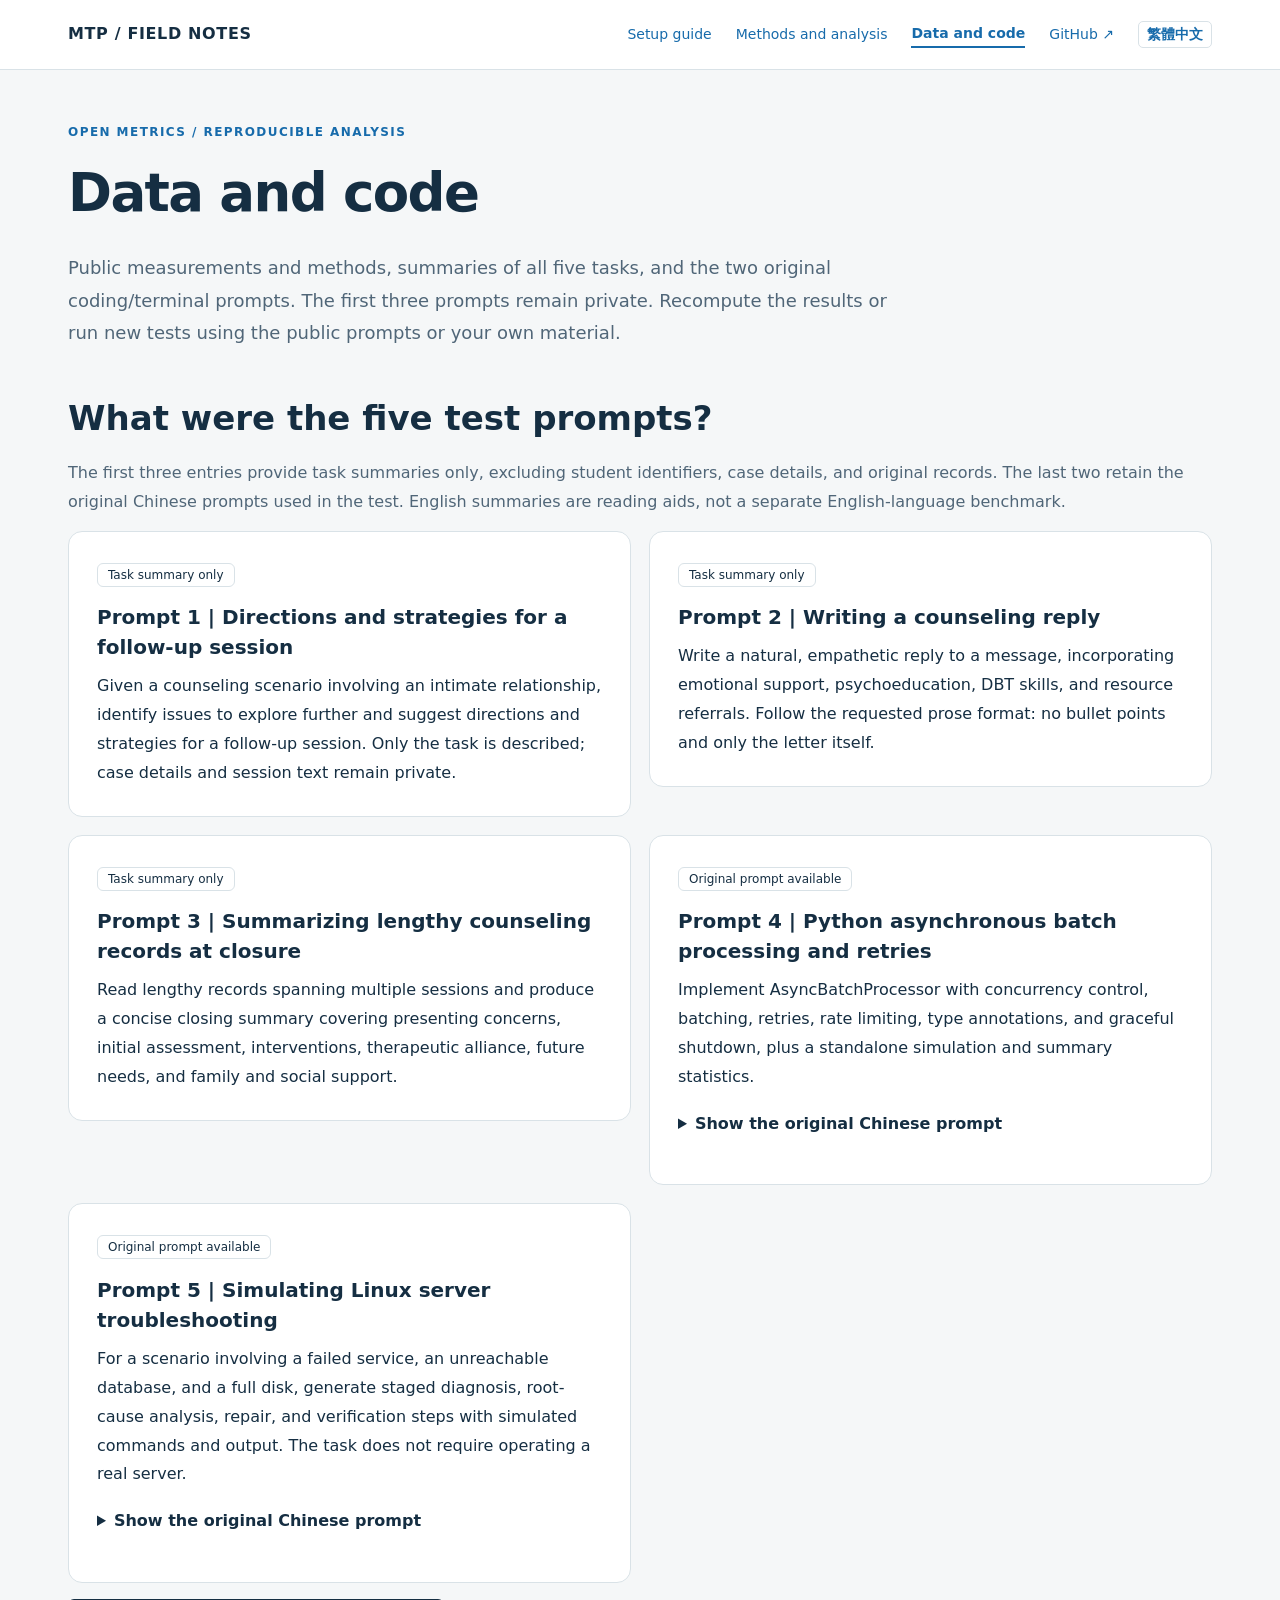
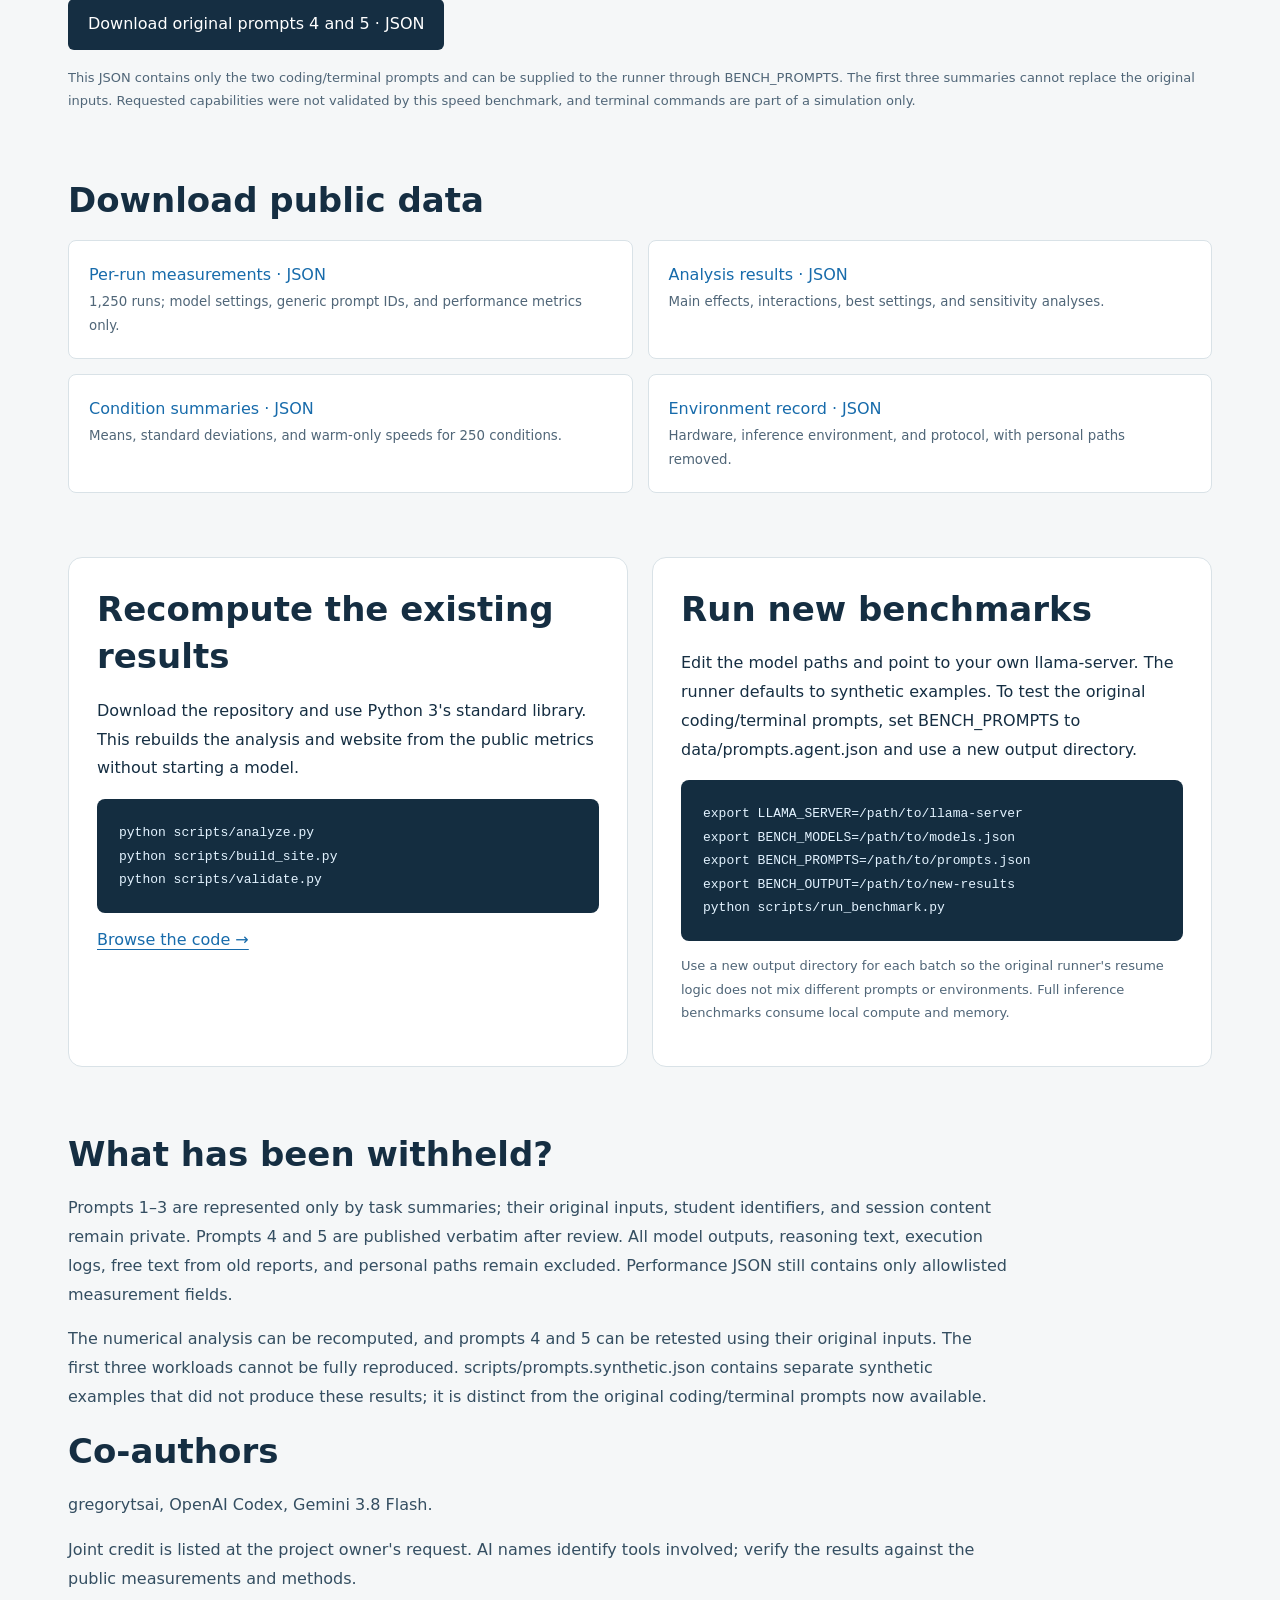
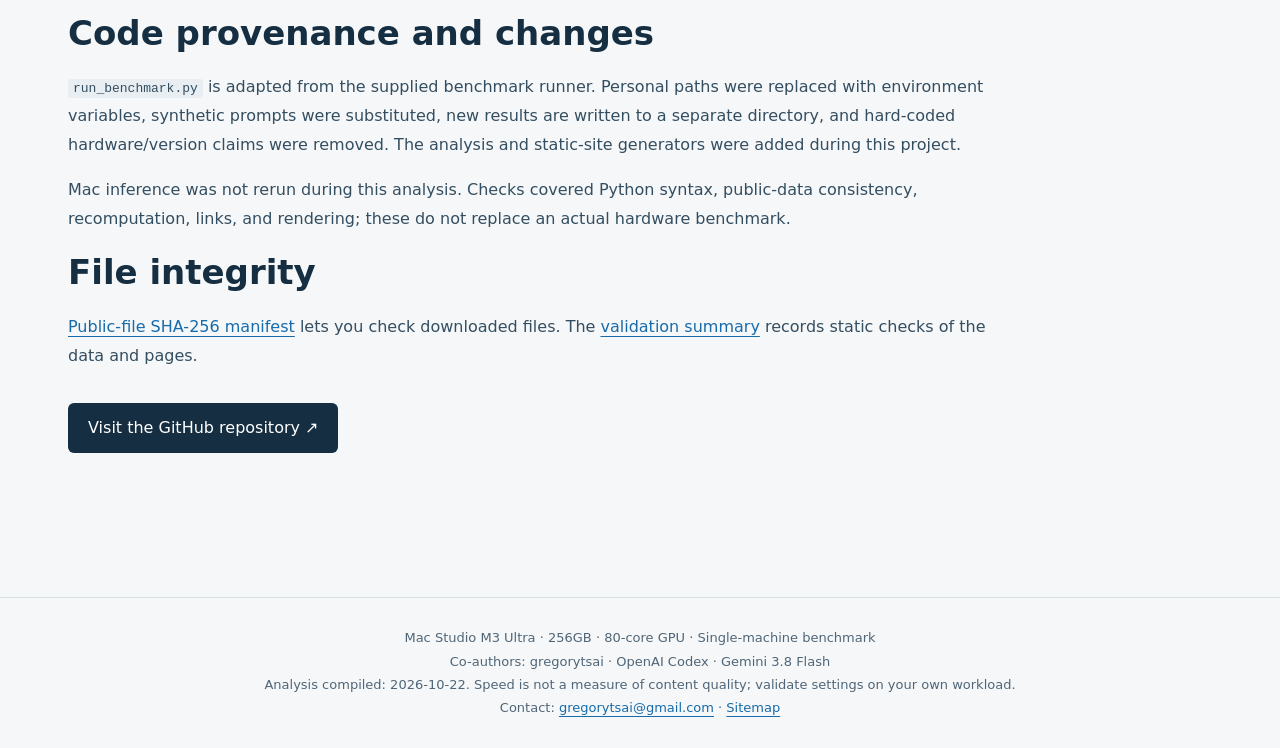
<file: resources-en.html>
<!doctype html><html lang="en"><head><meta charset="utf-8"><meta name="google-site-verification" content="mWQ59Rie_MkAK8-ilMG1MrZ9TO_OLtLBGmgvyCpdYcQ"><meta name="viewport" content="width=device-width, initial-scale=1"><title>Data and Code | Mac Studio MTP Benchmarks</title><meta name="description" content="Mac Studio M3 Ultra 256GB, 80-core GPU: compare MTP across six models and N=1–4 for counseling text and coding assistant tasks."><link rel="canonical" href="https://gregorytsai.github.io/mac-studio-m3-ultra-mtp-benchmark/resources-en.html"><link rel="sitemap" type="application/xml" href="sitemap.xml"><link rel="stylesheet" href="assets/style.css?v=3d9e9a990e"><link rel="alternate" hreflang="zh-Hant" href="https://gregorytsai.github.io/mac-studio-m3-ultra-mtp-benchmark/resources.html"><link rel="alternate" hreflang="en" href="https://gregorytsai.github.io/mac-studio-m3-ultra-mtp-benchmark/resources-en.html"><link rel="alternate" hreflang="x-default" href="https://gregorytsai.github.io/mac-studio-m3-ultra-mtp-benchmark/resources.html"></head><body><a class="skip" href="#main">Skip to main content</a><header><nav aria-label="Main navigation"><a class="brand" href="index-en.html">MTP / FIELD NOTES</a><div class="links"><a href="index-en.html">Setup guide</a><a href="analysis-en.html">Methods and analysis</a><a href="resources-en.html" aria-current="page">Data and code</a><a href="https://github.com/gregorytsai/mac-studio-m3-ultra-mtp-benchmark">GitHub ↗</a><a class="language-switch" href="resources.html" lang="zh-Hant" hreflang="zh-Hant">繁體中文</a></div></nav></header><main id="main"><div class="page-title"><div class="eyebrow">Open metrics / Reproducible analysis</div><h1>Data and code</h1><p class="lead">Public measurements and methods, summaries of all five tasks, and the two original coding/terminal prompts. The first three prompts remain private. Recompute the results or run new tests using the public prompts or your own material.</p></div><section id="test-prompts"><h2>What were the five test prompts?</h2><p class="reference-intro">The first three entries provide task summaries only, excluding student identifiers, case details, and original records. The last two retain the original Chinese prompts used in the test. English summaries are reading aids, not a separate English-language benchmark.</p><div class="prompt-grid"><article class="panel"><span class="tag">Task summary only</span><h3>Prompt 1 | Directions and strategies for a follow-up session</h3><p>Given a counseling scenario involving an intimate relationship, identify issues to explore further and suggest directions and strategies for a follow-up session. Only the task is described; case details and session text remain private.</p></article><article class="panel"><span class="tag">Task summary only</span><h3>Prompt 2 | Writing a counseling reply</h3><p>Write a natural, empathetic reply to a message, incorporating emotional support, psychoeducation, DBT skills, and resource referrals. Follow the requested prose format: no bullet points and only the letter itself.</p></article><article class="panel"><span class="tag">Task summary only</span><h3>Prompt 3 | Summarizing lengthy counseling records at closure</h3><p>Read lengthy records spanning multiple sessions and produce a concise closing summary covering presenting concerns, initial assessment, interventions, therapeutic alliance, future needs, and family and social support.</p></article><article class="panel"><span class="tag">Original prompt available</span><h3>Prompt 4 | Python asynchronous batch processing and retries</h3><p>Implement AsyncBatchProcessor with concurrency control, batching, retries, rate limiting, type annotations, and graceful shutdown, plus a standalone simulation and summary statistics.</p><details><summary>Show the original Chinese prompt</summary><pre class="original-prompt" lang="zh-Hant" translate="no" data-prompt-id="prompt_4">請用 Python 撰寫一個高效、健全的生產級非同步批次資料處理與重試佇列系統（AsyncBatchProcessor），需求包含：
1. 核心類別設計：實現並發控制（使用 asyncio.Semaphore 限制同時連線數）與批次聚合（達到 Batch Size 或超過等待秒數自動刷新）。
2. 錯誤恢復機制：具備指數退避重試（Exponential Backoff with Full Jitter），支持針對暫時性網路錯誤（如 429、503）重試，致命錯誤直接記錄進死信佇列（Dead Letter Queue）。
3. 速率限制（Rate Limiting）：實作滑動窗口（Sliding Window Rate Limiter），確保每秒請求數不超過上限。
4. 健全性要求：需包含完整 Type Hints（typing / dataclasses）、詳細 Google Style Docstrings、以及優雅關閉（Graceful Shutdown）信號處理。
5. 測試模擬範例：請在 __main__ 區塊提供可完整獨立運行的模擬範例，使用 aiohttp 或模擬的非同步 worker 生成隨機失敗與重試，並印出最終成功率、重試次數與處理吞吐量（items/sec）統計。</pre></details></article><article class="panel"><span class="tag">Original prompt available</span><h3>Prompt 5 | Simulating Linux server troubleshooting</h3><p>For a scenario involving a failed service, an unreachable database, and a full disk, generate staged diagnosis, root-cause analysis, repair, and verification steps with simulated commands and output. The task does not require operating a real server.</p><details><summary>Show the original Chinese prompt</summary><pre class="original-prompt" lang="zh-Hant" translate="no" data-prompt-id="prompt_5">你現在扮演一個具備資深 Linux SRE 與系統架構經驗的自主排錯代理（Autonomous Troubleshooting Agent）。請模擬在終端機（Terminal）中診斷並修復伺服器異常的完整互動流程。

【重要安全性聲明】：本任務為「終端交互情境模擬」，請僅產生分析思維、模擬下達的 shell 指令以及預期的終端機回傳內容，絕對不要在真實本機環境執行任何可能破壞系統的指令。

【情境描述】：
在某台生產環境 Ubuntu 24.04 伺服器上，核心資料管線服務 `data-pipeline.service` 突然啟動失敗（CrashLoopBackOff），同時監控警報顯示：本機 5432 埠無法連線 PostgreSQL、磁碟根目錄空間告警（使用率 99%）。

請依照資深工程師的專業除錯邏輯，依序呈現下列四個階段的思維與終端模擬（每個指令都要附帶模擬的終端機回傳輸出）：
1. 階段一：現況盤點與故障診斷（模擬執行 systemctl status、journalctl -u、df -h、du -sh、lsof/netstat 等命令檢視現況）。
2. 階段二：根本原因分析（RCA，根據日誌中發現的磁碟空間耗盡導致 WAL 無法寫入、舊日誌爆滿等因素進行定位）。
3. 階段三：逐步安全排錯與修復（模擬日誌安全輪替清理 journalctl --vacuum-time、修復 PostgreSQL 鎖定與 WAL 檔、修正 pipeline 連線設定檔、重新載入與啟動 systemd 服務）。
4. 階段四：服務恢復驗證與長效預防機制（驗證 systemctl is-active、curl 健康檢查端點、端口監聽狀態，並給出 logrotate 與警報閾值設定建議）。</pre></details></article></div><a class="button" href="data/prompts.agent.json" download>Download original prompts 4 and 5 · JSON</a><p class="small">This JSON contains only the two coding/terminal prompts and can be supplied to the runner through BENCH_PROMPTS. The first three summaries cannot replace the original inputs. Requested capabilities were not validated by this speed benchmark, and terminal commands are part of a simulation only.</p></section><section><h2>Download public data</h2><div class="downloads"><a class="download" href="data/benchmark_metrics.json" download>Per-run measurements · JSON<small>1,250 runs; model settings, generic prompt IDs, and performance metrics only.</small></a><a class="download" href="data/analysis.json" download>Analysis results · JSON<small>Main effects, interactions, best settings, and sensitivity analyses.</small></a><a class="download" href="data/cell_summaries.json" download>Condition summaries · JSON<small>Means, standard deviations, and warm-only speeds for 250 conditions.</small></a><a class="download" href="data/environment.json" download>Environment record · JSON<small>Hardware, inference environment, and protocol, with personal paths removed.</small></a></div></section><section class="two"><div class="panel"><h2>Recompute the existing results</h2><p>Download the repository and use Python 3's standard library. This rebuilds the analysis and website from the public metrics without starting a model.</p><pre><code>python scripts/analyze.py
python scripts/build_site.py
python scripts/validate.py</code></pre><a href="https://github.com/gregorytsai/mac-studio-m3-ultra-mtp-benchmark/tree/main/scripts">Browse the code →</a></div><div class="panel"><h2>Run new benchmarks</h2><p>Edit the model paths and point to your own llama-server. The runner defaults to synthetic examples. To test the original coding/terminal prompts, set BENCH_PROMPTS to data/prompts.agent.json and use a new output directory.</p><pre><code>export LLAMA_SERVER=/path/to/llama-server
export BENCH_MODELS=/path/to/models.json
export BENCH_PROMPTS=/path/to/prompts.json
export BENCH_OUTPUT=/path/to/new-results
python scripts/run_benchmark.py</code></pre><p class="small">Use a new output directory for each batch so the original runner's resume logic does not mix different prompts or environments. Full inference benchmarks consume local compute and memory.</p></div></section><section class="prose"><h2>What has been withheld?</h2><p>Prompts 1–3 are represented only by task summaries; their original inputs, student identifiers, and session content remain private. Prompts 4 and 5 are published verbatim after review. All model outputs, reasoning text, execution logs, free text from old reports, and personal paths remain excluded. Performance JSON still contains only allowlisted measurement fields.</p><p>The numerical analysis can be recomputed, and prompts 4 and 5 can be retested using their original inputs. The first three workloads cannot be fully reproduced. scripts/prompts.synthetic.json contains separate synthetic examples that did not produce these results; it is distinct from the original coding/terminal prompts now available.</p><h2>Co-authors</h2><p>gregorytsai, OpenAI Codex, Gemini 3.8 Flash.</p><p>Joint credit is listed at the project owner's request. AI names identify tools involved; verify the results against the public measurements and methods.</p><h2>Code provenance and changes</h2><p><code>run_benchmark.py</code> is adapted from the supplied benchmark runner. Personal paths were replaced with environment variables, synthetic prompts were substituted, new results are written to a separate directory, and hard-coded hardware/version claims were removed. The analysis and static-site generators were added during this project.</p><p>Mac inference was not rerun during this analysis. Checks covered Python syntax, public-data consistency, recomputation, links, and rendering; these do not replace an actual hardware benchmark.</p><h2>File integrity</h2><p><a href="data/manifest.json">Public-file SHA-256 manifest</a> lets you check downloaded files. The <a href="data/validation.json">validation summary</a> records static checks of the data and pages.</p><a class="button" href="https://github.com/gregorytsai/mac-studio-m3-ultra-mtp-benchmark">Visit the GitHub repository ↗</a></section></main><footer>Mac Studio M3 Ultra · 256GB · 80-core GPU · Single-machine benchmark<br>Co-authors: gregorytsai · OpenAI Codex · Gemini 3.8 Flash<br>Analysis compiled: 2026-10-22. Speed is not a measure of content quality; validate settings on your own workload.<br>Contact: <a href="mailto:gregorytsai@gmail.com">gregorytsai@gmail.com</a> · <a href="sitemap.xml">Sitemap</a></footer></body></html>
</file>
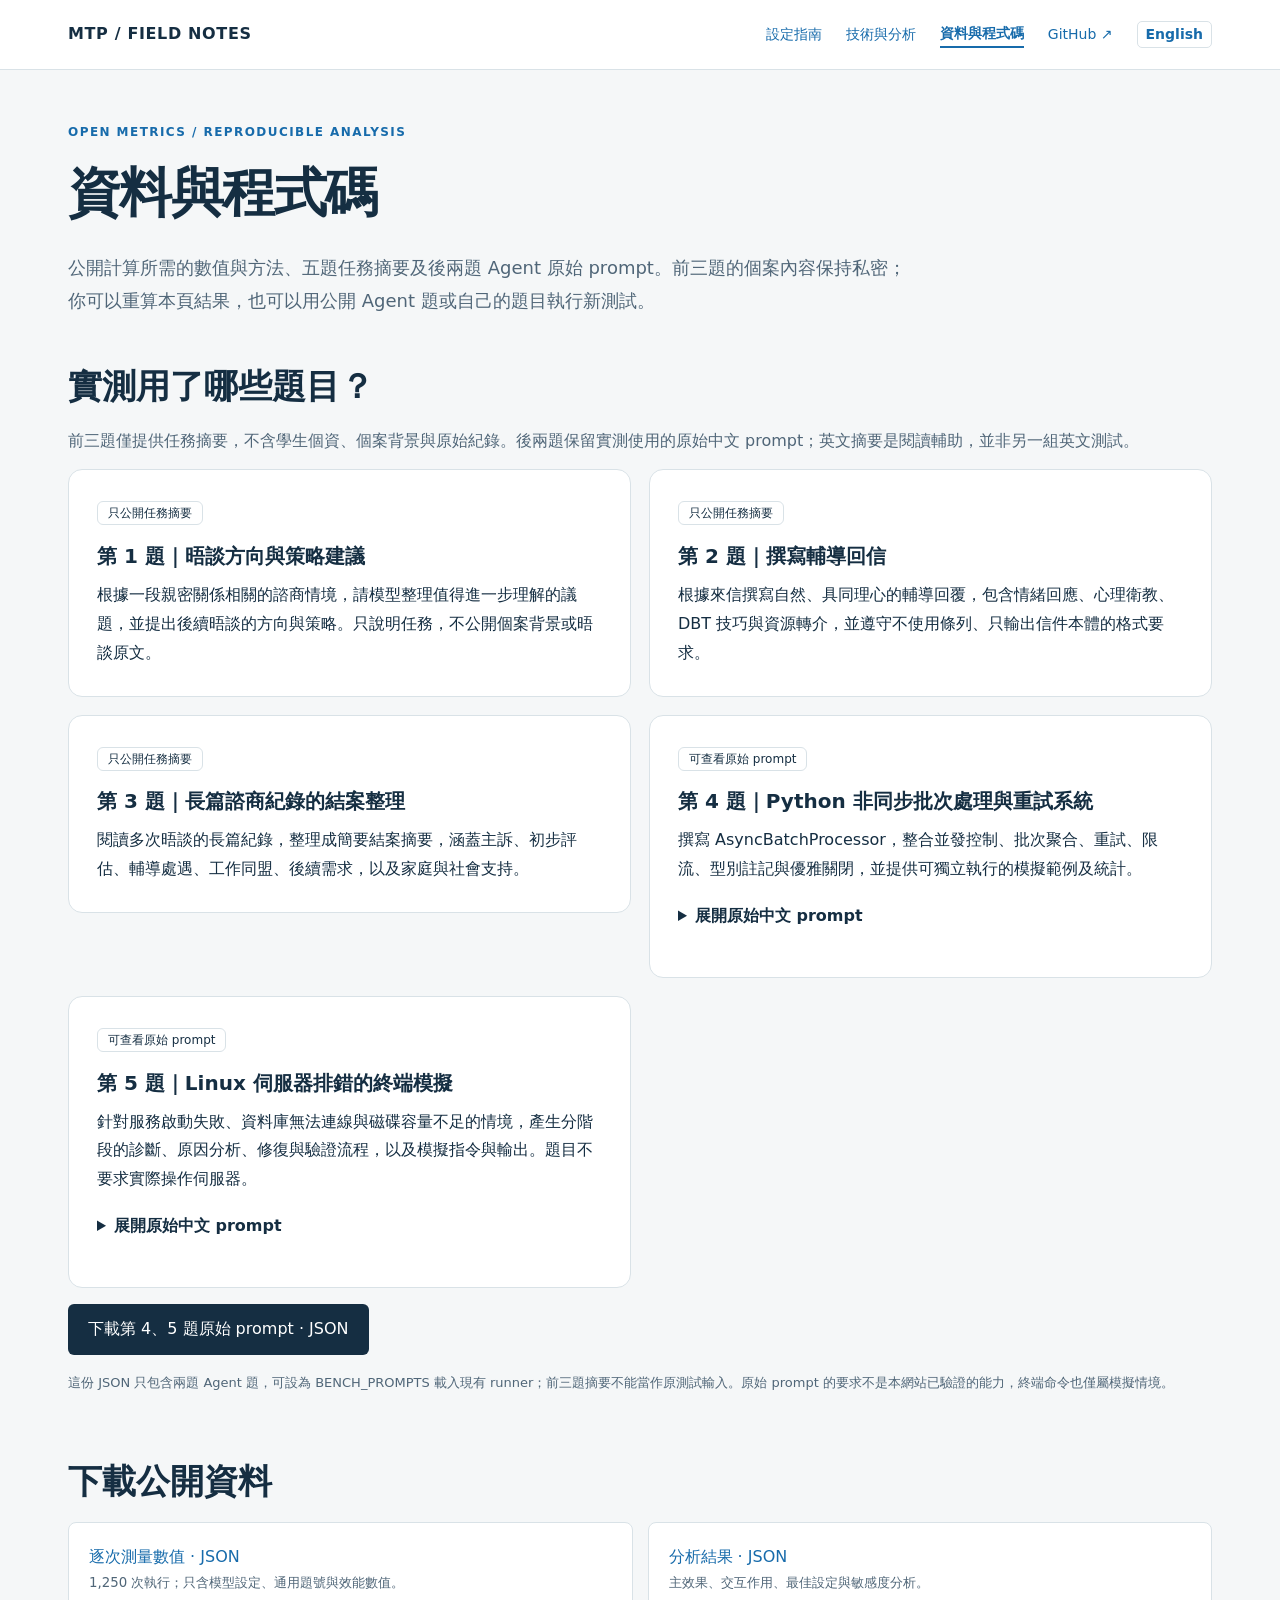
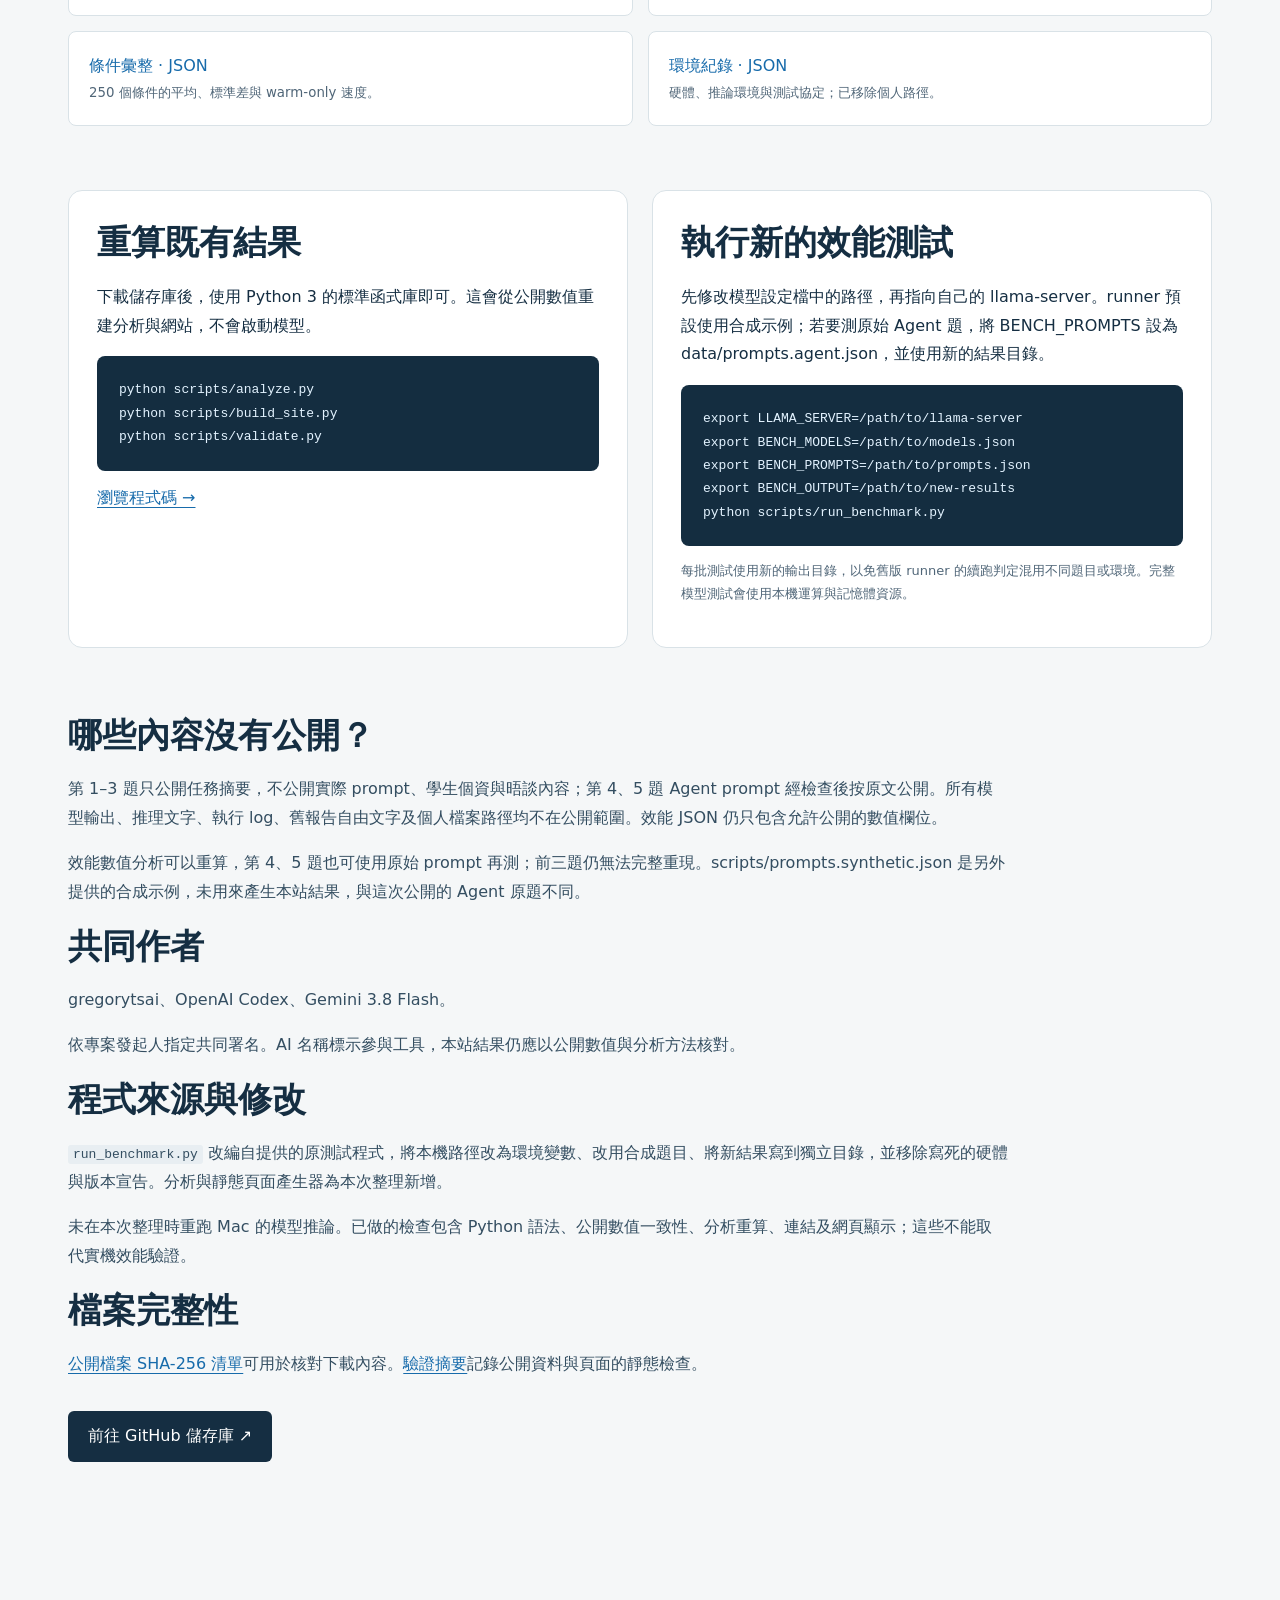
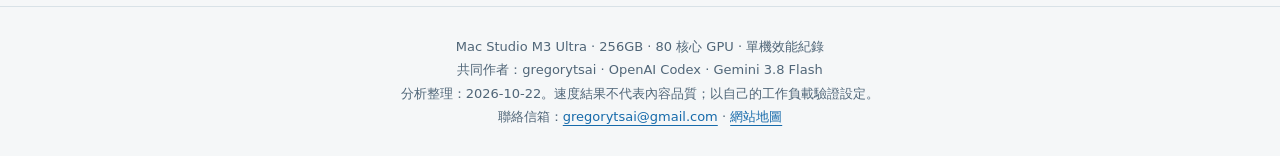
<file: resources.html>
<!doctype html><html lang="zh-Hant"><head><meta charset="utf-8"><meta name="google-site-verification" content="mWQ59Rie_MkAK8-ilMG1MrZ9TO_OLtLBGmgvyCpdYcQ"><meta name="viewport" content="width=device-width, initial-scale=1"><title>資料與程式碼｜Mac Studio MTP 實測</title><meta name="description" content="Mac Studio M3 Ultra 256GB · 80 核心 GPU MTP 實測：用圖表比較六個模型與 N=1–4，找出適合文字與 Agent 題目的設定。"><link rel="canonical" href="https://gregorytsai.github.io/mac-studio-m3-ultra-mtp-benchmark/resources.html"><link rel="sitemap" type="application/xml" href="sitemap.xml"><link rel="stylesheet" href="assets/style.css?v=3d9e9a990e"><link rel="alternate" hreflang="zh-Hant" href="https://gregorytsai.github.io/mac-studio-m3-ultra-mtp-benchmark/resources.html"><link rel="alternate" hreflang="en" href="https://gregorytsai.github.io/mac-studio-m3-ultra-mtp-benchmark/resources-en.html"><link rel="alternate" hreflang="x-default" href="https://gregorytsai.github.io/mac-studio-m3-ultra-mtp-benchmark/resources.html"></head><body><a class="skip" href="#main">跳到主要內容</a><header><nav aria-label="主要導覽"><a class="brand" href="index.html">MTP / FIELD NOTES</a><div class="links"><a href="index.html">設定指南</a><a href="analysis.html">技術與分析</a><a href="resources.html" aria-current="page">資料與程式碼</a><a href="https://github.com/gregorytsai/mac-studio-m3-ultra-mtp-benchmark">GitHub ↗</a><a class="language-switch" href="resources-en.html" lang="en" hreflang="en">English</a></div></nav></header><main id="main"><div class="page-title"><div class="eyebrow">Open metrics / Reproducible analysis</div><h1>資料與程式碼</h1><p class="lead">公開計算所需的數值與方法、五題任務摘要及後兩題 Agent 原始 prompt。前三題的個案內容保持私密；你可以重算本頁結果，也可以用公開 Agent 題或自己的題目執行新測試。</p></div><section id="test-prompts"><h2>實測用了哪些題目？</h2><p class="reference-intro">前三題僅提供任務摘要，不含學生個資、個案背景與原始紀錄。後兩題保留實測使用的原始中文 prompt；英文摘要是閱讀輔助，並非另一組英文測試。</p><div class="prompt-grid"><article class="panel"><span class="tag">只公開任務摘要</span><h3>第 1 題｜晤談方向與策略建議</h3><p>根據一段親密關係相關的諮商情境，請模型整理值得進一步理解的議題，並提出後續晤談的方向與策略。只說明任務，不公開個案背景或晤談原文。</p></article><article class="panel"><span class="tag">只公開任務摘要</span><h3>第 2 題｜撰寫輔導回信</h3><p>根據來信撰寫自然、具同理心的輔導回覆，包含情緒回應、心理衛教、DBT 技巧與資源轉介，並遵守不使用條列、只輸出信件本體的格式要求。</p></article><article class="panel"><span class="tag">只公開任務摘要</span><h3>第 3 題｜長篇諮商紀錄的結案整理</h3><p>閱讀多次晤談的長篇紀錄，整理成簡要結案摘要，涵蓋主訴、初步評估、輔導處遇、工作同盟、後續需求，以及家庭與社會支持。</p></article><article class="panel"><span class="tag">可查看原始 prompt</span><h3>第 4 題｜Python 非同步批次處理與重試系統</h3><p>撰寫 AsyncBatchProcessor，整合並發控制、批次聚合、重試、限流、型別註記與優雅關閉，並提供可獨立執行的模擬範例及統計。</p><details><summary>展開原始中文 prompt</summary><pre class="original-prompt" lang="zh-Hant" translate="no" data-prompt-id="prompt_4">請用 Python 撰寫一個高效、健全的生產級非同步批次資料處理與重試佇列系統（AsyncBatchProcessor），需求包含：
1. 核心類別設計：實現並發控制（使用 asyncio.Semaphore 限制同時連線數）與批次聚合（達到 Batch Size 或超過等待秒數自動刷新）。
2. 錯誤恢復機制：具備指數退避重試（Exponential Backoff with Full Jitter），支持針對暫時性網路錯誤（如 429、503）重試，致命錯誤直接記錄進死信佇列（Dead Letter Queue）。
3. 速率限制（Rate Limiting）：實作滑動窗口（Sliding Window Rate Limiter），確保每秒請求數不超過上限。
4. 健全性要求：需包含完整 Type Hints（typing / dataclasses）、詳細 Google Style Docstrings、以及優雅關閉（Graceful Shutdown）信號處理。
5. 測試模擬範例：請在 __main__ 區塊提供可完整獨立運行的模擬範例，使用 aiohttp 或模擬的非同步 worker 生成隨機失敗與重試，並印出最終成功率、重試次數與處理吞吐量（items/sec）統計。</pre></details></article><article class="panel"><span class="tag">可查看原始 prompt</span><h3>第 5 題｜Linux 伺服器排錯的終端模擬</h3><p>針對服務啟動失敗、資料庫無法連線與磁碟容量不足的情境，產生分階段的診斷、原因分析、修復與驗證流程，以及模擬指令與輸出。題目不要求實際操作伺服器。</p><details><summary>展開原始中文 prompt</summary><pre class="original-prompt" lang="zh-Hant" translate="no" data-prompt-id="prompt_5">你現在扮演一個具備資深 Linux SRE 與系統架構經驗的自主排錯代理（Autonomous Troubleshooting Agent）。請模擬在終端機（Terminal）中診斷並修復伺服器異常的完整互動流程。

【重要安全性聲明】：本任務為「終端交互情境模擬」，請僅產生分析思維、模擬下達的 shell 指令以及預期的終端機回傳內容，絕對不要在真實本機環境執行任何可能破壞系統的指令。

【情境描述】：
在某台生產環境 Ubuntu 24.04 伺服器上，核心資料管線服務 `data-pipeline.service` 突然啟動失敗（CrashLoopBackOff），同時監控警報顯示：本機 5432 埠無法連線 PostgreSQL、磁碟根目錄空間告警（使用率 99%）。

請依照資深工程師的專業除錯邏輯，依序呈現下列四個階段的思維與終端模擬（每個指令都要附帶模擬的終端機回傳輸出）：
1. 階段一：現況盤點與故障診斷（模擬執行 systemctl status、journalctl -u、df -h、du -sh、lsof/netstat 等命令檢視現況）。
2. 階段二：根本原因分析（RCA，根據日誌中發現的磁碟空間耗盡導致 WAL 無法寫入、舊日誌爆滿等因素進行定位）。
3. 階段三：逐步安全排錯與修復（模擬日誌安全輪替清理 journalctl --vacuum-time、修復 PostgreSQL 鎖定與 WAL 檔、修正 pipeline 連線設定檔、重新載入與啟動 systemd 服務）。
4. 階段四：服務恢復驗證與長效預防機制（驗證 systemctl is-active、curl 健康檢查端點、端口監聽狀態，並給出 logrotate 與警報閾值設定建議）。</pre></details></article></div><a class="button" href="data/prompts.agent.json" download>下載第 4、5 題原始 prompt · JSON</a><p class="small">這份 JSON 只包含兩題 Agent 題，可設為 BENCH_PROMPTS 載入現有 runner；前三題摘要不能當作原測試輸入。原始 prompt 的要求不是本網站已驗證的能力，終端命令也僅屬模擬情境。</p></section><section><h2>下載公開資料</h2><div class="downloads"><a class="download" href="data/benchmark_metrics.json" download>逐次測量數值 · JSON<small>1,250 次執行；只含模型設定、通用題號與效能數值。</small></a><a class="download" href="data/analysis.json" download>分析結果 · JSON<small>主效果、交互作用、最佳設定與敏感度分析。</small></a><a class="download" href="data/cell_summaries.json" download>條件彙整 · JSON<small>250 個條件的平均、標準差與 warm-only 速度。</small></a><a class="download" href="data/environment.json" download>環境紀錄 · JSON<small>硬體、推論環境與測試協定；已移除個人路徑。</small></a></div></section><section class="two"><div class="panel"><h2>重算既有結果</h2><p>下載儲存庫後，使用 Python 3 的標準函式庫即可。這會從公開數值重建分析與網站，不會啟動模型。</p><pre><code>python scripts/analyze.py
python scripts/build_site.py
python scripts/validate.py</code></pre><a href="https://github.com/gregorytsai/mac-studio-m3-ultra-mtp-benchmark/tree/main/scripts">瀏覽程式碼 →</a></div><div class="panel"><h2>執行新的效能測試</h2><p>先修改模型設定檔中的路徑，再指向自己的 llama-server。runner 預設使用合成示例；若要測原始 Agent 題，將 BENCH_PROMPTS 設為 data/prompts.agent.json，並使用新的結果目錄。</p><pre><code>export LLAMA_SERVER=/path/to/llama-server
export BENCH_MODELS=/path/to/models.json
export BENCH_PROMPTS=/path/to/prompts.json
export BENCH_OUTPUT=/path/to/new-results
python scripts/run_benchmark.py</code></pre><p class="small">每批測試使用新的輸出目錄，以免舊版 runner 的續跑判定混用不同題目或環境。完整模型測試會使用本機運算與記憶體資源。</p></div></section><section class="prose"><h2>哪些內容沒有公開？</h2><p>第 1–3 題只公開任務摘要，不公開實際 prompt、學生個資與晤談內容；第 4、5 題 Agent prompt 經檢查後按原文公開。所有模型輸出、推理文字、執行 log、舊報告自由文字及個人檔案路徑均不在公開範圍。效能 JSON 仍只包含允許公開的數值欄位。</p><p>效能數值分析可以重算，第 4、5 題也可使用原始 prompt 再測；前三題仍無法完整重現。scripts/prompts.synthetic.json 是另外提供的合成示例，未用來產生本站結果，與這次公開的 Agent 原題不同。</p><h2>共同作者</h2><p>gregorytsai、OpenAI Codex、Gemini 3.8 Flash。</p><p>依專案發起人指定共同署名。AI 名稱標示參與工具，本站結果仍應以公開數值與分析方法核對。</p><h2>程式來源與修改</h2><p><code>run_benchmark.py</code> 改編自提供的原測試程式，將本機路徑改為環境變數、改用合成題目、將新結果寫到獨立目錄，並移除寫死的硬體與版本宣告。分析與靜態頁面產生器為本次整理新增。</p><p>未在本次整理時重跑 Mac 的模型推論。已做的檢查包含 Python 語法、公開數值一致性、分析重算、連結及網頁顯示；這些不能取代實機效能驗證。</p><h2>檔案完整性</h2><p><a href="data/manifest.json">公開檔案 SHA-256 清單</a>可用於核對下載內容。<a href="data/validation.json">驗證摘要</a>記錄公開資料與頁面的靜態檢查。</p><a class="button" href="https://github.com/gregorytsai/mac-studio-m3-ultra-mtp-benchmark">前往 GitHub 儲存庫 ↗</a></section></main><footer>Mac Studio M3 Ultra · 256GB · 80 核心 GPU · 單機效能紀錄<br>共同作者：gregorytsai · OpenAI Codex · Gemini 3.8 Flash<br>分析整理：2026-10-22。速度結果不代表內容品質；以自己的工作負載驗證設定。<br>聯絡信箱：<a href="mailto:gregorytsai@gmail.com">gregorytsai@gmail.com</a> · <a href="sitemap.xml">網站地圖</a></footer></body></html>
</file>
<file: assets/style.css>
:root{--ink:#152e42;--muted:#506678;--blue:#176bab;--orange:#b9511c;--teal:#137466;--paper:#f5f7f8;--line:#d9e2e7}*{box-sizing:border-box}html{scroll-behavior:smooth}body{margin:0;background:var(--paper);color:var(--ink);font:16px/1.8 system-ui,-apple-system,"Microsoft JhengHei",sans-serif}a{color:var(--blue);text-underline-offset:4px}a:hover{color:#103b60}header{background:#fff;border-bottom:1px solid var(--line)}nav{max-width:1200px;margin:auto;display:flex;align-items:center;justify-content:space-between;gap:20px;padding:20px 28px;flex-wrap:wrap}.brand{font-weight:800;letter-spacing:.04em;color:var(--ink);text-decoration:none}nav .links{display:flex;gap:24px;flex-wrap:wrap}nav .links a{text-decoration:none;font-size:14px}nav a[aria-current=page]{font-weight:800;border-bottom:2px solid var(--blue)}main{max-width:1200px;margin:auto;padding:0 28px 64px}h1,h2,h3,p{margin-top:0}h1{font-size:clamp(30px,4.5vw,53px);line-height:1.3;letter-spacing:-.03em;margin-bottom:24px}h2{font-size:clamp(25px,3vw,34px);line-height:1.4;margin-bottom:16px}h3{font-size:20px;line-height:1.5}.eyebrow{font-size:12px;font-weight:800;letter-spacing:.12em;color:var(--blue);text-transform:uppercase;margin-bottom:16px}.hero{display:grid;grid-template-columns:1.05fr 1fr;gap:44px;padding:64px 0 46px;align-items:center}.lead{font-size:18px;color:var(--muted)}.tags{display:flex;gap:8px;flex-wrap:wrap}.tag{border:1px solid var(--line);background:#fff;border-radius:6px;padding:4px 10px;font-size:12px}.button{display:inline-block;background:var(--ink);color:#fff;text-decoration:none;border-radius:6px;padding:11px 20px;margin:16px 0}.button:hover{background:var(--blue);color:#fff}.hero-figure{background:var(--ink);color:white;border-radius:18px;padding:30px}.hero-figure h3{color:#cde8fa;font-weight:500}.hero-figure .big{font-size:58px;font-weight:800;line-height:1.1}.hero-figure p{color:#c4d5e2;font-size:14px}.meter{display:flex;align-items:center;gap:14px;margin:20px 0}.meter span{min-width:72px;font-size:13px}.meter i{display:block;background:#829caf;height:12px;border-radius:8px}.meter.accent i{background:#7cdbc8}.meter strong{font-size:14px;white-space:nowrap}.keyline{display:grid;grid-template-columns:repeat(3,1fr);border-top:1px solid var(--line);border-bottom:1px solid var(--line);margin-bottom:64px}.keyline>div{padding:25px 24px;border-right:1px solid var(--line)}.keyline>div:first-child{padding-left:0}.keyline>div:last-child{border:0}.keyline strong{display:block;font-size:22px}.small,.caption{font-size:13px;color:var(--muted)}section{margin:0 0 64px;scroll-margin-top:24px}.section-head{display:flex;justify-content:space-between;align-items:end;gap:30px;margin-bottom:20px}.section-head p{max-width:570px;color:var(--muted)}.panel{background:#fff;border:1px solid var(--line);border-radius:14px;padding:28px}.two{display:grid;grid-template-columns:1fr 1fr;gap:24px}.three{display:grid;grid-template-columns:repeat(3,1fr);gap:20px}.callout{border-left:4px solid var(--teal);background:#e9f3f0;padding:18px 22px;margin:22px 0}.note{background:#fff3e8;border-left:4px solid #c77537;padding:18px 22px;margin:22px 0}.chart{width:100%;height:auto;display:block}.legend{display:flex;gap:22px;flex-wrap:wrap;font-size:14px}.legend span:before{content:"";display:inline-block;width:18px;height:4px;background:var(--blue);margin-right:8px;vertical-align:middle}.legend span:nth-child(2):before{background:var(--orange)}.controls{display:flex;gap:20px;align-items:end;flex-wrap:wrap;margin-bottom:24px}label{display:block;font-size:13px;font-weight:700}select{font:inherit;color:var(--ink);border:1px solid #a7b9c6;border-radius:6px;padding:10px;background:white;max-width:100%}.recommend{padding:20px;background:#eaf4f9;border-radius:10px;margin-bottom:22px}.recommend strong{font-size:25px}.recommend p{margin:8px 0 0}.table-wrap{overflow-x:auto}table{width:100%;border-collapse:collapse;font-size:14px;background:white}th,td{padding:13px 15px;border-bottom:1px solid var(--line);text-align:right;white-space:nowrap}th{background:#eaf0f3;font-weight:700}th:first-child,td:first-child{text-align:left}td strong{color:var(--teal)}.step{font-weight:800;color:var(--blue);font-size:13px;margin-bottom:12px}.model-card{background:white;border:1px solid var(--line);border-radius:10px;padding:24px}.model-card .setting{display:flex;justify-content:space-between;align-items:center;margin:16px 0 6px;gap:10px}.setting b{font-size:19px}.model-card p{font-size:13px;color:var(--muted);margin:0}.model-card h3{margin-bottom:20px}.model-card .meta{font-size:11px;letter-spacing:.06em;color:var(--muted)}footer{border-top:1px solid var(--line);padding:28px;text-align:center;color:var(--muted);font-size:13px}code,pre{font-family:ui-monospace,Consolas,monospace;font-size:13px}code{background:#e8eef2;padding:2px 5px;border-radius:3px}pre{background:#142d40;color:#e3f3ff;padding:22px;border-radius:8px;overflow:auto}pre code{background:none;padding:0;color:inherit}.page-title{padding:52px 0 28px;max-width:850px}.prose{max-width:940px}.prose p,.prose li{color:#344e61}.downloads{display:grid;grid-template-columns:1fr 1fr;gap:15px}.download{display:block;padding:20px;background:#fff;border:1px solid var(--line);border-radius:8px;text-decoration:none}.download small{display:block;color:var(--muted)}details{margin:18px 0}summary{cursor:pointer;font-weight:700}ul{padding-left:24px}a:focus-visible,button:focus-visible,select:focus-visible,summary:focus-visible{outline:3px solid #e79d37;outline-offset:4px}.skip{position:absolute;left:-999px}.skip:focus{left:10px;top:5px;background:white;padding:8px;z-index:10}@media(max-width:800px){.hero{grid-template-columns:1fr;padding-top:36px;gap:24px}.three{grid-template-columns:1fr 1fr}.two{grid-template-columns:1fr}.keyline{margin-bottom:40px}.keyline>div{padding:18px 12px}.keyline strong{font-size:18px}.section-head{display:block}section{margin-bottom:44px}}@media(max-width:520px){main{padding:0 18px 40px}nav{padding:16px 18px;gap:12px}nav .links{gap:16px}.three,.downloads{grid-template-columns:1fr}.panel{padding:18px}.hero-figure{padding:24px}.keyline{grid-template-columns:1fr}.keyline>div{border-right:0;border-bottom:1px solid var(--line);padding:14px 0}.keyline strong{display:inline;margin-right:10px}.controls{display:block}.controls>div{margin-bottom:15px}.chart text{font-size:13px}th,td{padding:10px}}

.file{overflow-wrap:anywhere;word-break:break-word}.file code{white-space:normal}.model-card h3{margin-bottom:10px}select{font-size:14px;width:100%}.controls>div{min-width:0;max-width:100%}

.model-card .actual-speed{margin:8px 0 10px;color:#344e61}.actual-speed strong{font-size:22px;color:var(--teal)}

/* Compact task-specific reference cards. */
.task-switch{display:inline-flex;gap:4px;padding:5px;background:#e5ecf0;border-radius:10px;margin:4px 0 12px}.task-switch[hidden],.task-result[hidden]{display:none}.task-switch button{font:inherit;font-size:15px;font-weight:650;border:0;border-radius:7px;padding:9px 24px;color:var(--muted);background:transparent;cursor:pointer}.task-switch button[aria-pressed=true]{color:var(--ink);background:white;box-shadow:0 1px 4px #152e421a}.reference-intro{color:var(--muted);margin-bottom:14px}.reference-grid .model-card{padding:24px;border-radius:14px}.reference-grid h3{margin:0 0 6px;font-size:21px}.reference-grid .model-spec{font-size:12px;color:var(--muted);padding-bottom:20px;border-bottom:1px solid var(--line)}.reference-grid .setting{margin:20px 0 16px;justify-content:flex-start;gap:14px}.reference-grid .setting span{font-size:13px;color:var(--muted)}.reference-grid .setting b{font-size:17px;background:#eef3f6;border-radius:5px;padding:2px 9px}.speed-line{display:flex;align-items:center;justify-content:space-between;gap:8px;font-variant-numeric:tabular-nums}.speed-line>strong{font-size:32px;line-height:1.3;color:var(--ink);letter-spacing:-.03em}.speed-line small{font-size:15px;font-weight:500;letter-spacing:0}.gain-badge{white-space:nowrap;font-size:13px;font-weight:700;color:#14624e;background:#e7f4ee;border-radius:20px;padding:3px 9px}.reference-grid .baseline{margin-top:10px;color:var(--muted);font-size:12px}.card-task-name{margin-top:16px!important}.reference-grid.is-filtered .card-task-name{display:none}.calculation-details{font-size:14px;color:var(--muted);padding:14px 0;border-bottom:1px solid var(--line)}.calculation-details p{margin:12px 0}.task-switch button:hover{color:var(--ink)}@media(max-width:520px){.task-switch{display:flex}.task-switch button{flex:1;padding:9px 14px}.reference-grid .model-card{padding:22px}}

.spotlight-result{margin:18px 0 0;font-size:15px}.hypothesis{background:#edf3f8;border:1px solid #ccdce8;border-radius:12px;padding:24px;margin:22px 0}.hypothesis h3{margin:14px 0 10px}.hypothesis p:last-child,.callout p:last-child{margin-bottom:0}#task-findings .panel h3{margin-bottom:6px}#related-work td,#next-tests td{white-space:normal;min-width:190px;vertical-align:top;text-align:left}#related-work th,#next-tests th{white-space:normal;text-align:left}#related-work table,#next-tests table{table-layout:fixed}

/* English typography: keep long labels readable without squeezing charts. */
:lang(en) .recommend strong{font-size:22px}:lang(en) .meter span{min-width:105px;line-height:1.4}:lang(en) .model-card .setting{flex-wrap:wrap}:lang(en) .task-switch button{line-height:1.4}:lang(en) .legend{column-gap:18px}:lang(en) .hero-figure .big{font-size:52px}.language-switch{font-weight:700;border:1px solid var(--line);border-radius:5px;padding:0 8px}nav .links{align-items:center}@media(max-width:520px){:lang(en) .task-switch button{padding:9px 12px}:lang(en) .meter{gap:9px}:lang(en) .meter span{min-width:92px}}

.hardware-subtitle{display:inline-block;font-size:.56em;line-height:1.5;letter-spacing:-.01em;font-weight:600;color:var(--muted);margin-top:14px}.prompt-grid{display:grid;grid-template-columns:1fr 1fr;gap:18px}.prompt-grid h3{margin:14px 0 10px}.prompt-grid p{margin-bottom:0}.original-prompt{white-space:pre-wrap;overflow-wrap:anywhere;line-height:1.8;max-height:560px;overflow:auto}.prompt-grid .panel{min-width:0}@media(max-width:800px){.prompt-grid{grid-template-columns:1fr}}
:lang(zh-Hant) .hero h1{font-size:clamp(28px,3.3vw,44px)}.prompt-grid{align-items:start}.task-overview .section-head{display:block}.task-overview .section-head p{max-width:900px}
.two>.panel{min-width:0}.panel p{overflow-wrap:anywhere}
</file>
